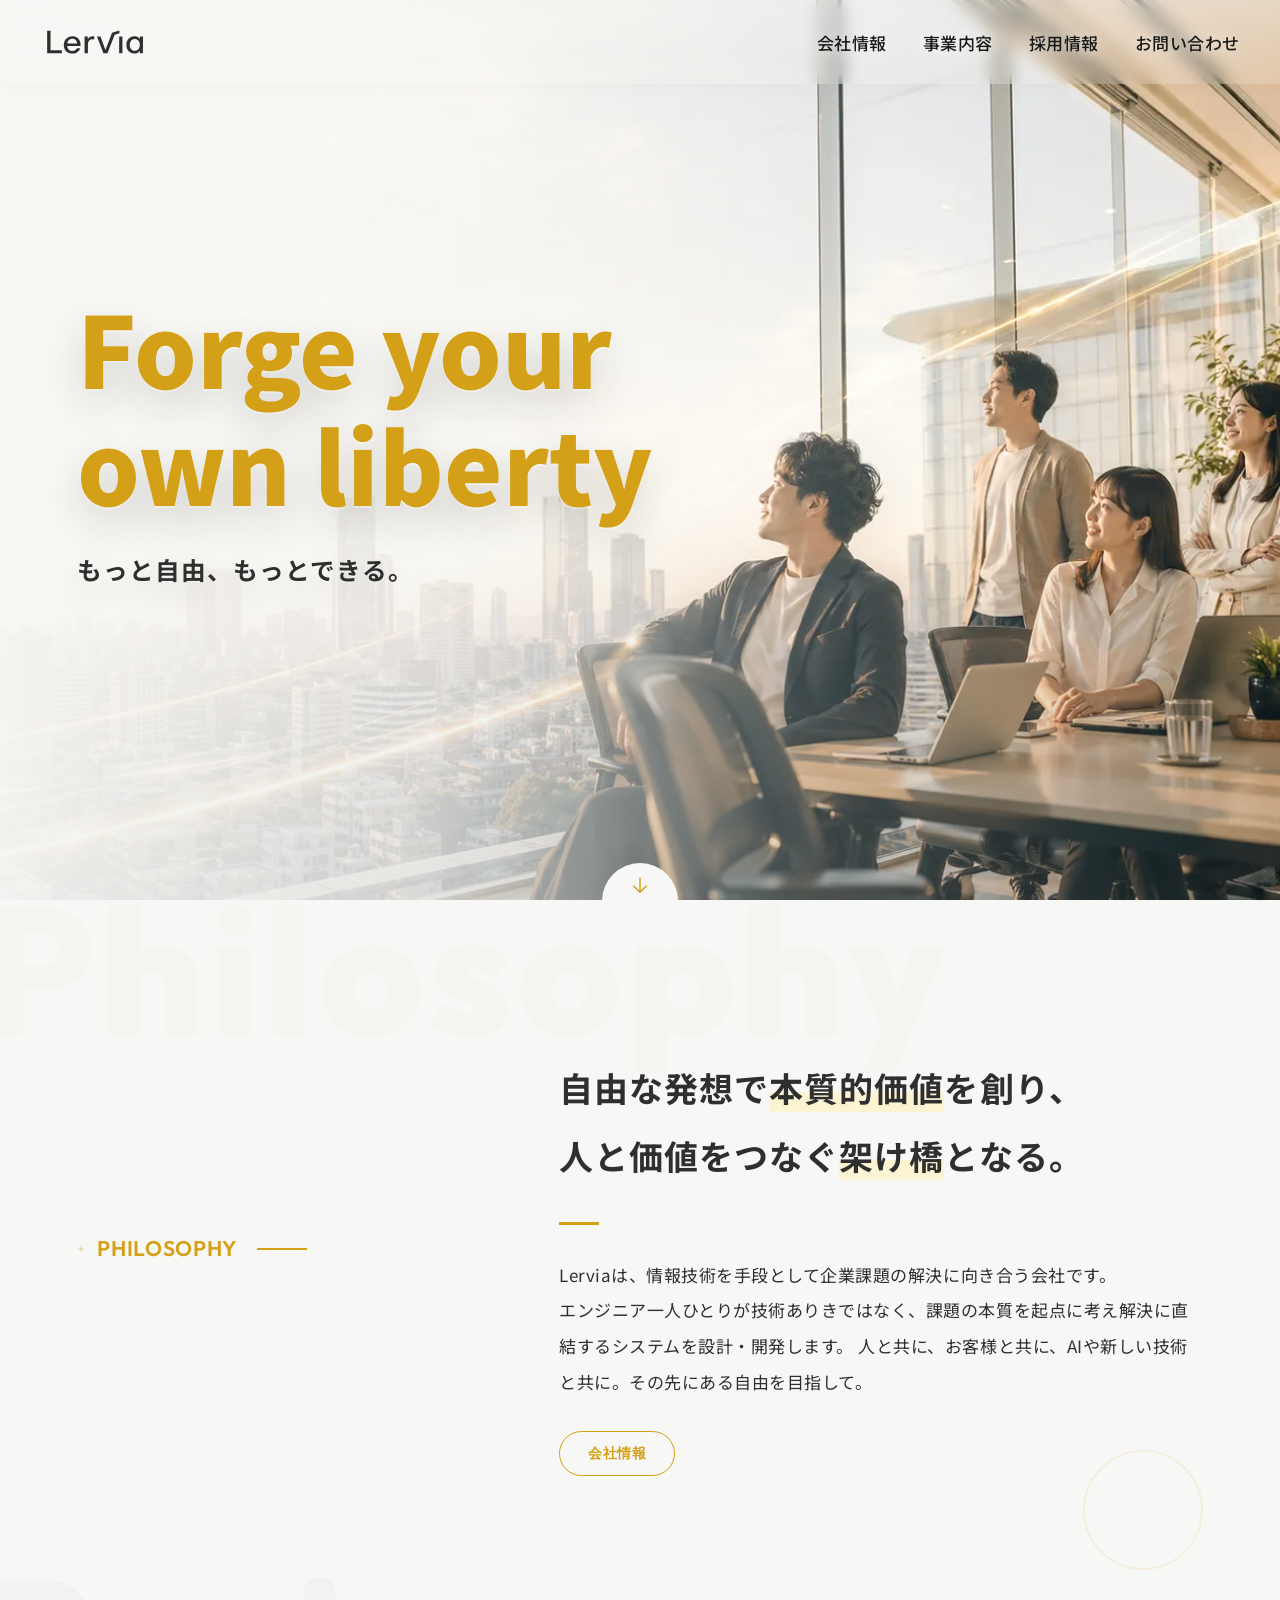
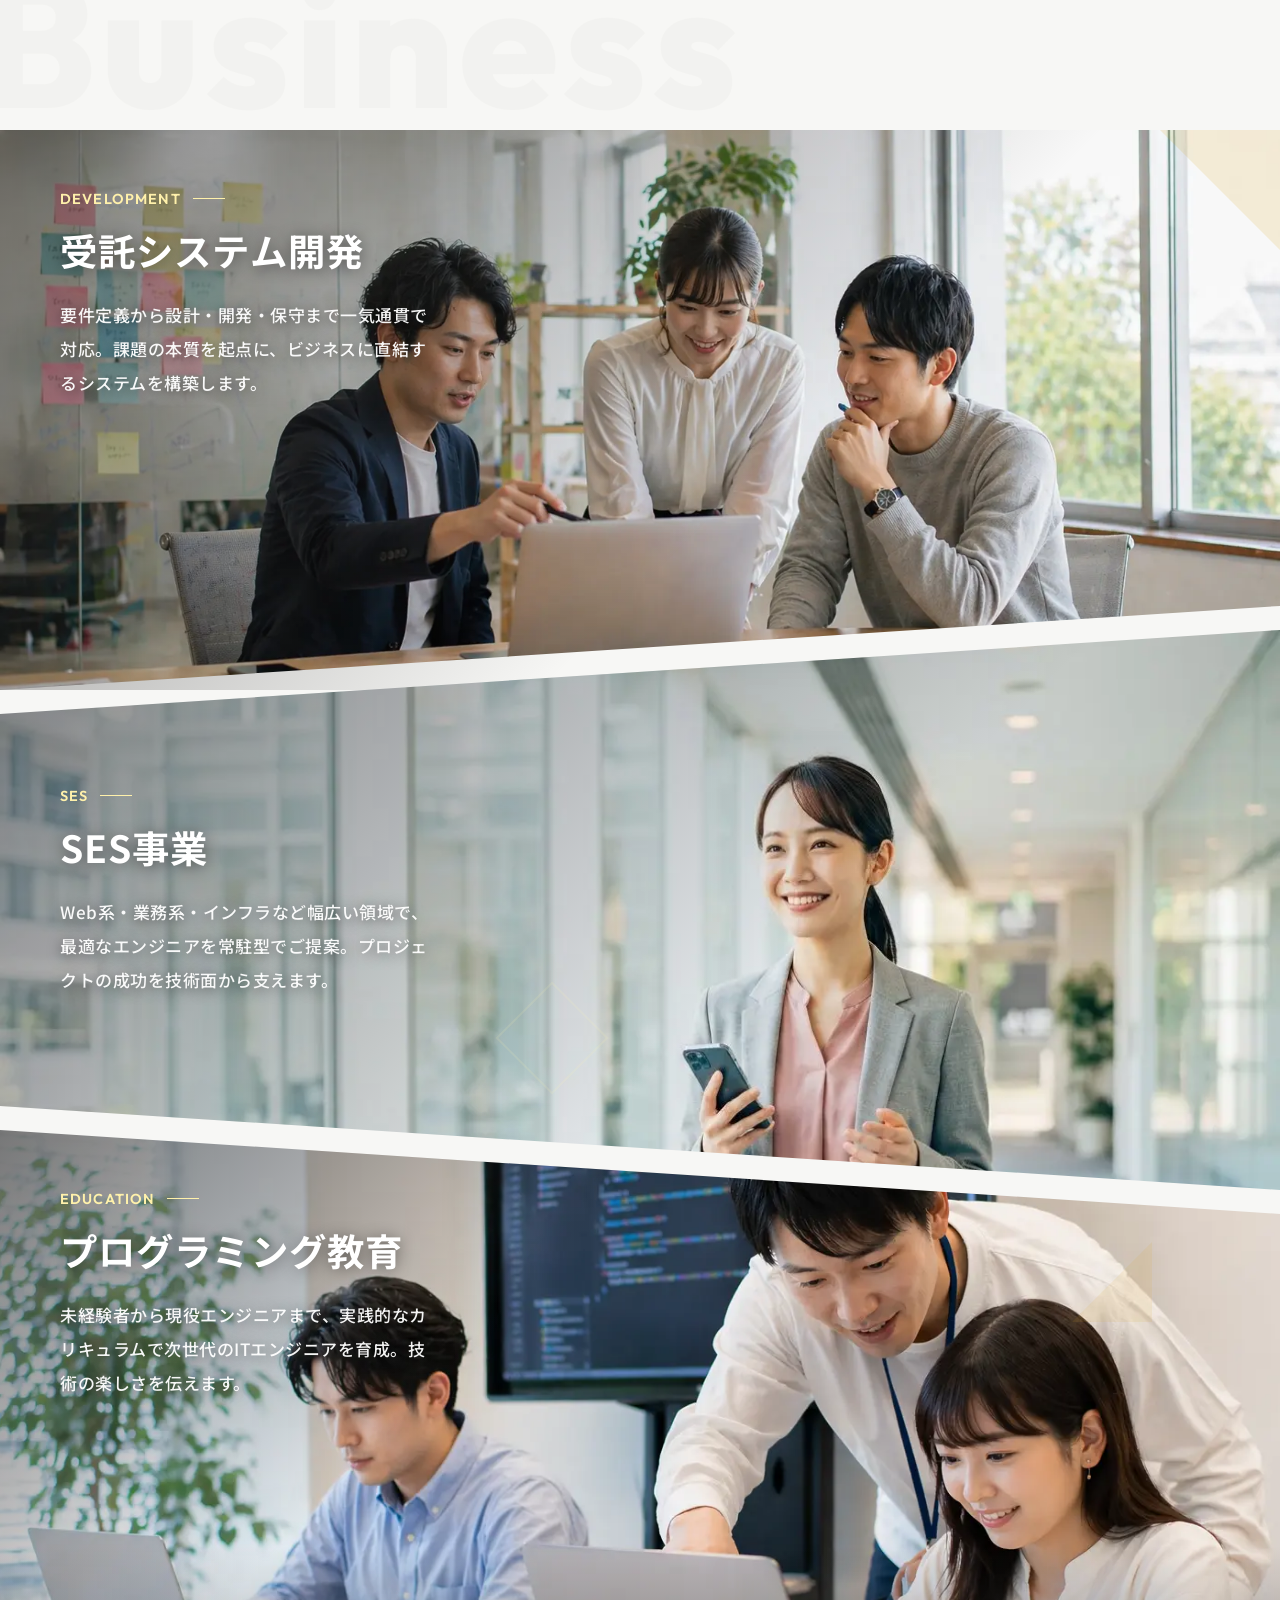
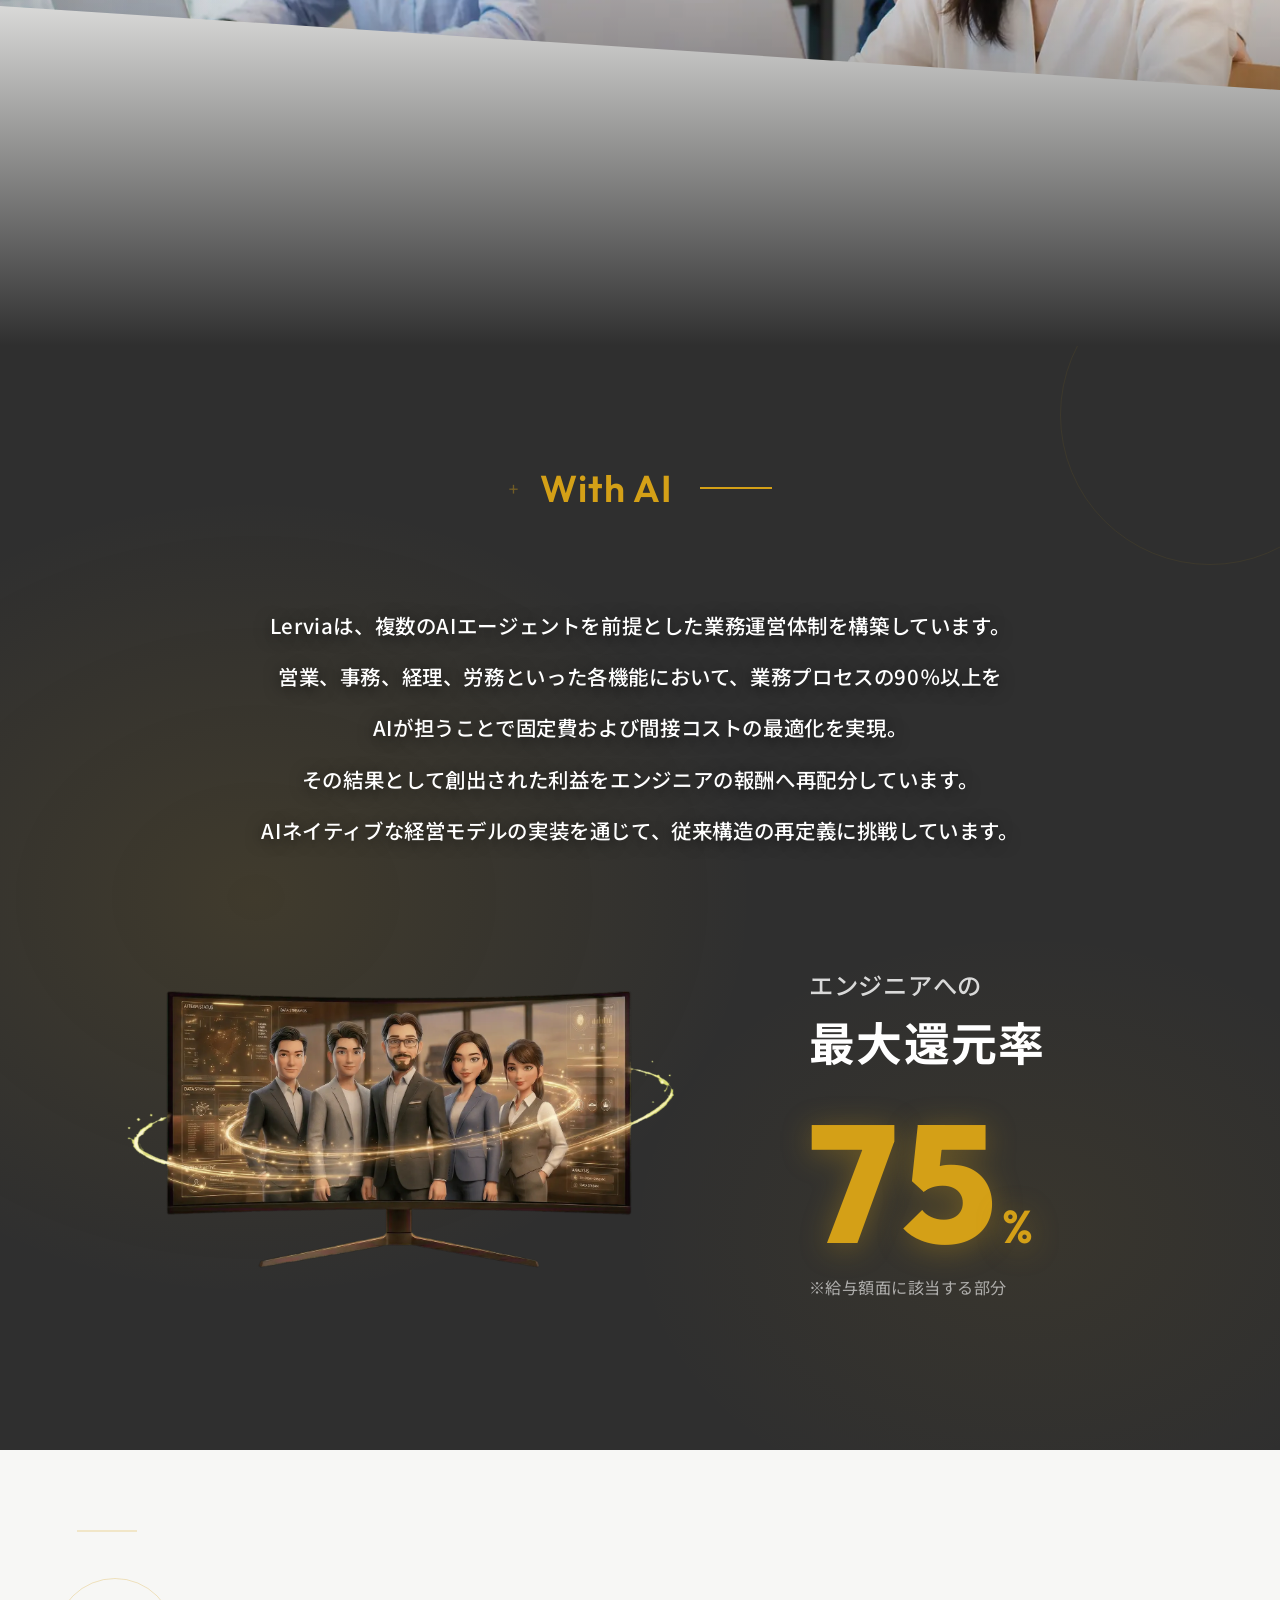
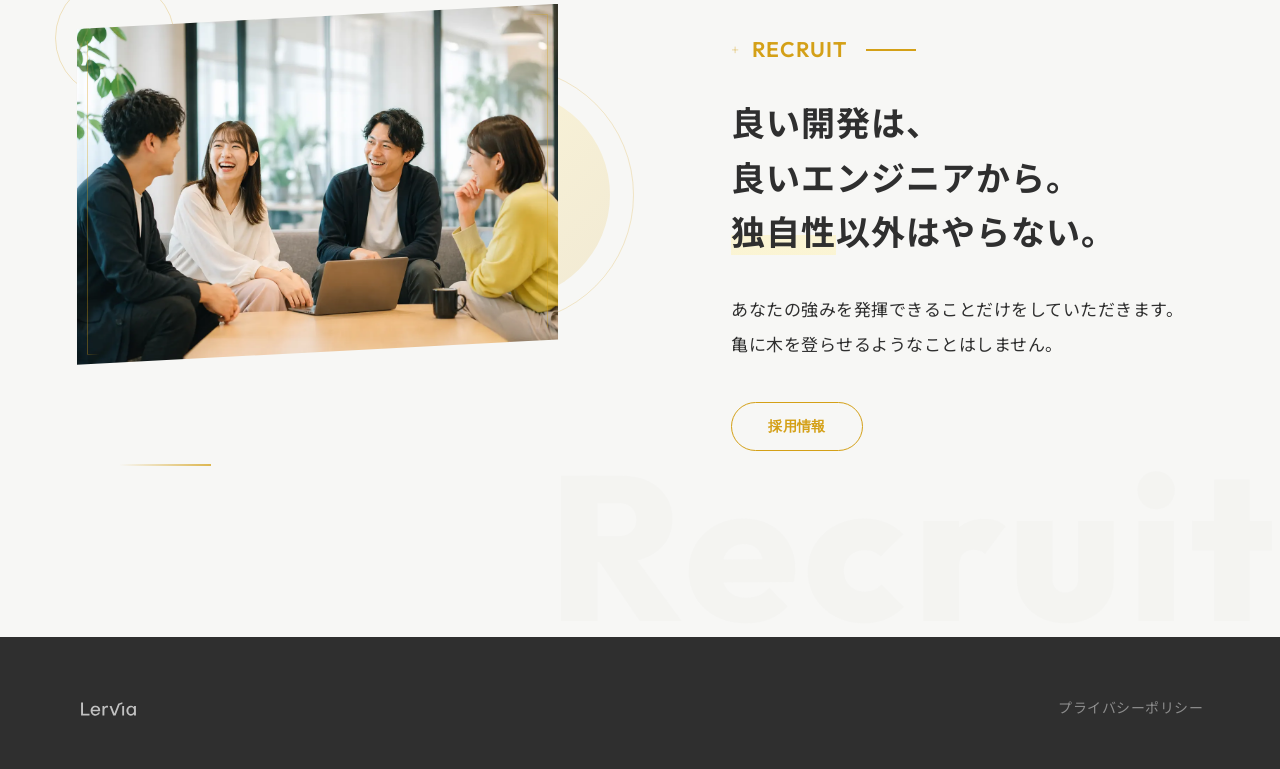
<file: index.html>
<!DOCTYPE html>
<html lang="ja">
<head>
<meta charset="UTF-8">
<meta name="viewport" content="width=device-width, initial-scale=1.0">
<title>株式会社Lervia — テクノロジーで未来を架ける</title>
<meta name="referrer" content="strict-origin-when-cross-origin">
<link rel="preconnect" href="https://fonts.googleapis.com">
<link rel="preconnect" href="https://fonts.gstatic.com" crossorigin>
<link rel="preload" as="image" href="hero-proposal-clean.webp">
<link href="https://fonts.googleapis.com/css2?family=Noto+Sans+JP:wght@300;400;500;700;900&family=Outfit:wght@300;400;500;600;700;800&display=swap" rel="stylesheet">
<link rel="stylesheet" href="styles.css">
</head>
<body class="home-page">

<!-- HEADER -->
<header class="header" id="header">
  <a href="#" class="logo"><svg viewBox="0 0 1050 400" xmlns="http://www.w3.org/2000/svg"><path class="cls-1" d="M951.79,306.82l-2.1-23.01c-17.52,31.29-60.89,32.53-88.67,17.23-10.45-5.75-18.68-14.17-25.03-24.09-9.94-15.51-13.25-32.91-12.98-51.26.7-47.36,33.06-83.05,81.2-80.29,19.44,1.11,36.24,8.99,45.67,26.37l1.78-23.03h30.15s-.02,157.93-.02,157.93l-29.99.16ZM905.82,283.83c16.43-.81,30.36-9.55,37.73-23.85,10.4-20.17,10.27-44.4-.11-64.47-8.38-16.22-24.32-24.39-42.25-23.73s-33.64,10.82-40.85,28.05c-7.58,18.11-7.63,39.1.4,57.13,7.98,17.92,25.06,27.85,45.07,26.87Z"/><path class="cls-1" d="M300.54,285.04c21.34,2.82,42.04-4.83,51.29-25.34l31.49.05c-4.48,13.09-11.45,24.57-21.9,33.42-21.43,18.16-53.98,21.24-80.45,13.41-49.72-14.7-64.87-70.58-46.86-114.69,7.59-18.6,21.83-32.25,40.05-40.08,13.41-5.77,27.15-7.08,41.79-6.26,11.46.64,21.86,3.9,31.98,9.26,29.98,15.89,41.63,50.35,38.31,82.6l-127.43-.02c1.17,25.3,17.37,44.42,41.74,47.64ZM354.02,214.37c-.91-10.03-4.03-18.45-8.83-26.11-12.35-19.19-40.64-22.81-59.31-13.67-15.32,7.5-24.92,22.95-26.23,39.94l94.37-.16Z"/><polygon class="cls-1" points="604.07 306.75 542.32 148.72 576.21 148.77 623.3 275.47 686.02 111.05 756.6 89.38 756.48 117.11 711.08 131.17 642.38 306.71 604.07 306.75"/><polygon class="cls-1" points="208.15 277.7 208.25 306.75 68.21 306.72 68.22 93.71 100.22 93.72 100.2 277.75 208.15 277.7"/><path class="cls-1" d="M456.5,220.2l-.29,86.59-31.75-.13.05-157.86,29.86-.14,1.3,25.32c11.25-25.08,35.87-32.08,61.49-27.06l.09,29.24c-20.26-3.7-42.54-3.17-53.4,17.25-4.13,7.76-7.31,16.95-7.34,26.79Z"/><polygon class="cls-1" points="784.98 306.56 753.89 306.81 753.87 148.73 784.96 148.72 784.98 306.56"/></svg></a>
  <nav class="header-nav">
    <a href="company.html">会社情報</a>
    <a href="services.html">事業内容</a>
    <a href="recruit.html">採用情報</a>
    <a href="contact.html">お問い合わせ</a>
  </nav>
  <button class="hamburger" id="hamburger" onclick="toggleMobileNav()">
    <span></span><span></span><span></span>
  </button>
</header>

<nav class="mobile-nav" id="mobileNav">
  <a href="company.html" onclick="toggleMobileNav()">会社情報</a>
  <a href="services.html" onclick="toggleMobileNav()">事業内容</a>
  <a href="recruit.html" onclick="toggleMobileNav()">採用情報</a>
  <a href="contact.html" onclick="toggleMobileNav()">お問い合わせ</a>
</nav>

<!-- HERO -->
<section class="hero" id="hero">
  <img class="hero-bg" src="hero-proposal-clean.webp" alt="" aria-hidden="true" fetchpriority="high" decoding="async">
  <div class="hero-content">
    <h1><span class="highlight">Forge your<br>own liberty</span></h1>
    <p class="hero-tagline">もっと自由、もっとできる。</p>
  </div>
  <div class="hero-scroll">
    <span class="scroll-circle" aria-hidden="true">
      <svg viewBox="0 0 24 24" width="14" height="14"><path d="M12 4 V20 M5 13 L12 20 L19 13" stroke="currentColor" stroke-width="1.5" fill="none" stroke-linecap="round" stroke-linejoin="round"/></svg>
    </span>
  </div>
</section>

<!-- PHILOSOPHY -->
<section class="philosophy" id="company">
  <div class="philosophy-inner">
    <div class="philosophy-left fade-up">
      <div class="section-num">PHILOSOPHY</div>
    </div>
    <div class="philosophy-right fade-up">
      <p class="philosophy-statement">
        自由な発想で<span class="em">本質的価値</span>を創り、<br>
        人と価値をつなぐ<span class="em">架け橋</span>となる。
      </p>
      <div class="philosophy-divider"></div>
      <p class="section-lead">
        Lerviaは、情報技術を手段として企業課題の解決に向き合う会社です。<br>
        エンジニア一人ひとりが技術ありきではなく、課題の本質を起点に考え解決に直結するシステムを設計・開発します。
        人と共に、お客様と共に、AIや新しい技術と共に。その先にある自由を目指して。
      </p>
      <a href="company.html" class="btn-philosophy fade-up">会社情報</a>
    </div>
  </div>
</section>

<!-- PHOTO GALLERY -->
<section class="photo-gallery" id="business">

  <div class="photo-strip">
    <div class="photo-block fade-up">
      <div class="photo-block-bg" style="background-image:url('development.webp')"></div>
      <div class="photo-block-overlay"></div>
      <div class="photo-block-text">
        <div class="pbt-label">DEVELOPMENT</div>
        <h3>受託システム開発</h3>
        <p class="pbt-copy pbt-copy-pc">要件定義から設計・開発・保守まで一気通貫で対応。課題の本質を起点に、ビジネスに直結するシステムを構築します。</p>
        <p class="pbt-copy pbt-copy-sp">要件定義から保守まで一気通貫で対応。事業課題に直結するシステムを構築します。</p>
      </div>
      <div class="accent-tri"></div>
    </div>
    <div class="photo-block fade-up">
      <div class="photo-block-bg" style="background-image:url('ses.webp')"></div>
      <div class="photo-block-overlay"></div>
      <div class="photo-block-text">
        <div class="pbt-label">SES</div>
        <h3>SES事業</h3>
        <p class="pbt-copy pbt-copy-pc">Web系・業務系・インフラなど幅広い領域で、最適なエンジニアを常駐型でご提案。プロジェクトの成功を技術面から支えます。</p>
        <p class="pbt-copy pbt-copy-sp">幅広い領域に対応し、最適なエンジニアをご提案。技術面からプロジェクトを支えます。</p>
      </div>
      <div class="accent-tri"></div>
    </div>
    <div class="photo-block fade-up">
      <div class="photo-block-bg" style="background-image:url('education.webp')"></div>
      <div class="photo-block-overlay"></div>
      <div class="photo-block-text">
        <div class="pbt-label">EDUCATION</div>
        <h3 class="education-title">
          <span class="title-pc">プログラミング教育</span>
          <span class="title-sp">プログラミング<br>教育</span>
        </h3>
        <p class="pbt-copy pbt-copy-pc">未経験者から現役エンジニアまで、実践的なカリキュラムで次世代のITエンジニアを育成。技術の楽しさを伝えます。</p>
        <p class="pbt-copy pbt-copy-sp">実践的なカリキュラムで、次世代のITエンジニアを育成します。</p>
      </div>
      <div class="accent-tri"></div>
    </div>
  </div>
</section>
<!-- FEATURES -->
<section class="numbers">
  <div class="numbers-inner">
    <div class="numbers-header fade-up">
      <div class="section-num" style="justify-content:center">With AI</div>
    </div>
    <p class="numbers-lead fade-up">
      Lerviaは、複数のAIエージェントを前提とした業務運営体制を構築しています。<br>
      営業、事務、経理、労務といった各機能において、業務プロセスの90％以上を<br>
      AIが担うことで固定費および間接コストの最適化を実現。<br>
      その結果として創出された利益をエンジニアの報酬へ再配分しています。<br>
      AIネイティブな経営モデルの実装を通じて、従来構造の再定義に挑戦しています。
    </p>
    <img class="numbers-bg" src="pc_agents.webp" width="1800" height="1005" alt="" aria-hidden="true" loading="lazy" decoding="async">
    <div class="numbers-grid fade-up">
      <div class="number-item">
        <div class="stat-overline">エンジニアへの<br><span class="stat-overline-em">最大還元率</span></div>
        <div class="number-val">75<span class="number-unit">%</span></div>
        <div class="number-label">※給与額面に該当する部分</div>
      </div>
    </div>
  </div>
</section>

<!-- RECRUIT -->
<section class="recruit" id="recruit">
  <div class="recruit-inner">
    <div class="recruit-visual fade-up">
      <div class="recruit-img-main" style="background-image:url('recruit.webp')"></div>
      <div class="recruit-accent"></div>
    </div>
    <div class="fade-up fade-up-delay-1">
      <div class="section-num">RECRUIT</div>
      <p class="philosophy-statement" style="line-height:1.6; word-break: keep-all;">
        良い開発は、良いエンジニアから。<br>
        <span class="em">独自性</span>以外はやらない。
      </p>
      <p class="section-lead" style="margin-top:32px">
        あなたの強みを発揮できることだけをしていただきます。<br>亀に木を登らせるようなことはしません。
      </p>
      <a href="#" class="btn-more">採用情報</a>
    </div>
  </div>
</section>
<!-- FOOTER -->
<footer class="footer">
  <div class="footer-inner">
    <div>
      <div class="footer-logo"><svg viewBox="0 0 1050 400" xmlns="http://www.w3.org/2000/svg" style="height:24px;width:auto"><path style="fill:rgba(255,255,255,0.7)" d="M951.79,306.82l-2.1-23.01c-17.52,31.29-60.89,32.53-88.67,17.23-10.45-5.75-18.68-14.17-25.03-24.09-9.94-15.51-13.25-32.91-12.98-51.26.7-47.36,33.06-83.05,81.2-80.29,19.44,1.11,36.24,8.99,45.67,26.37l1.78-23.03h30.15s-.02,157.93-.02,157.93l-29.99.16ZM905.82,283.83c16.43-.81,30.36-9.55,37.73-23.85,10.4-20.17,10.27-44.4-.11-64.47-8.38-16.22-24.32-24.39-42.25-23.73s-33.64,10.82-40.85,28.05c-7.58,18.11-7.63,39.1.4,57.13,7.98,17.92,25.06,27.85,45.07,26.87Z"/><path style="fill:rgba(255,255,255,0.7)" d="M300.54,285.04c21.34,2.82,42.04-4.83,51.29-25.34l31.49.05c-4.48,13.09-11.45,24.57-21.9,33.42-21.43,18.16-53.98,21.24-80.45,13.41-49.72-14.7-64.87-70.58-46.86-114.69,7.59-18.6,21.83-32.25,40.05-40.08,13.41-5.77,27.15-7.08,41.79-6.26,11.46.64,21.86,3.9,31.98,9.26,29.98,15.89,41.63,50.35,38.31,82.6l-127.43-.02c1.17,25.3,17.37,44.42,41.74,47.64ZM354.02,214.37c-.91-10.03-4.03-18.45-8.83-26.11-12.35-19.19-40.64-22.81-59.31-13.67-15.32,7.5-24.92,22.95-26.23,39.94l94.37-.16Z"/><polygon style="fill:rgba(255,255,255,0.7)" points="604.07 306.75 542.32 148.72 576.21 148.77 623.3 275.47 686.02 111.05 756.6 89.38 756.48 117.11 711.08 131.17 642.38 306.71 604.07 306.75"/><polygon style="fill:rgba(255,255,255,0.7)" points="208.15 277.7 208.25 306.75 68.21 306.72 68.22 93.71 100.22 93.72 100.2 277.75 208.15 277.7"/><path style="fill:rgba(255,255,255,0.7)" d="M456.5,220.2l-.29,86.59-31.75-.13.05-157.86,29.86-.14,1.3,25.32c11.25-25.08,35.87-32.08,61.49-27.06l.09,29.24c-20.26-3.7-42.54-3.17-53.4,17.25-4.13,7.76-7.31,16.95-7.34,26.79Z"/><polygon style="fill:rgba(255,255,255,0.7)" points="784.98 306.56 753.89 306.81 753.87 148.73 784.96 148.72 784.98 306.56"/></svg></div>
    </div>
    <div class="footer-links">
      <a href="privacy.html">プライバシーポリシー</a>
    </div>
  </div>
  </div>
</footer>

<script>
// Header scroll effect
const header = document.getElementById('header');
let lastScrollY = window.scrollY;
window.addEventListener('scroll', () => {
  const y = window.scrollY;
  header.classList.toggle('scrolled', y > 60);
  if (y > lastScrollY && y > 120) {
    header.classList.add('hidden');
  } else {
    header.classList.remove('hidden');
  }
  lastScrollY = y;
});

// Mobile nav toggle
function toggleMobileNav() {
  document.getElementById('hamburger').classList.toggle('active');
  document.getElementById('mobileNav').classList.toggle('active');
  document.body.style.overflow = document.getElementById('mobileNav').classList.contains('active') ? 'hidden' : '';
}

// Intersection Observer for fade-up
const observer = new IntersectionObserver((entries) => {
  entries.forEach(entry => {
    if (entry.isIntersecting) {
      entry.target.classList.add('visible');
    }
  });
}, { threshold: 0.15 });

document.querySelectorAll('.fade-up').forEach(el => observer.observe(el));
</script>

</body>
</html>
</file>
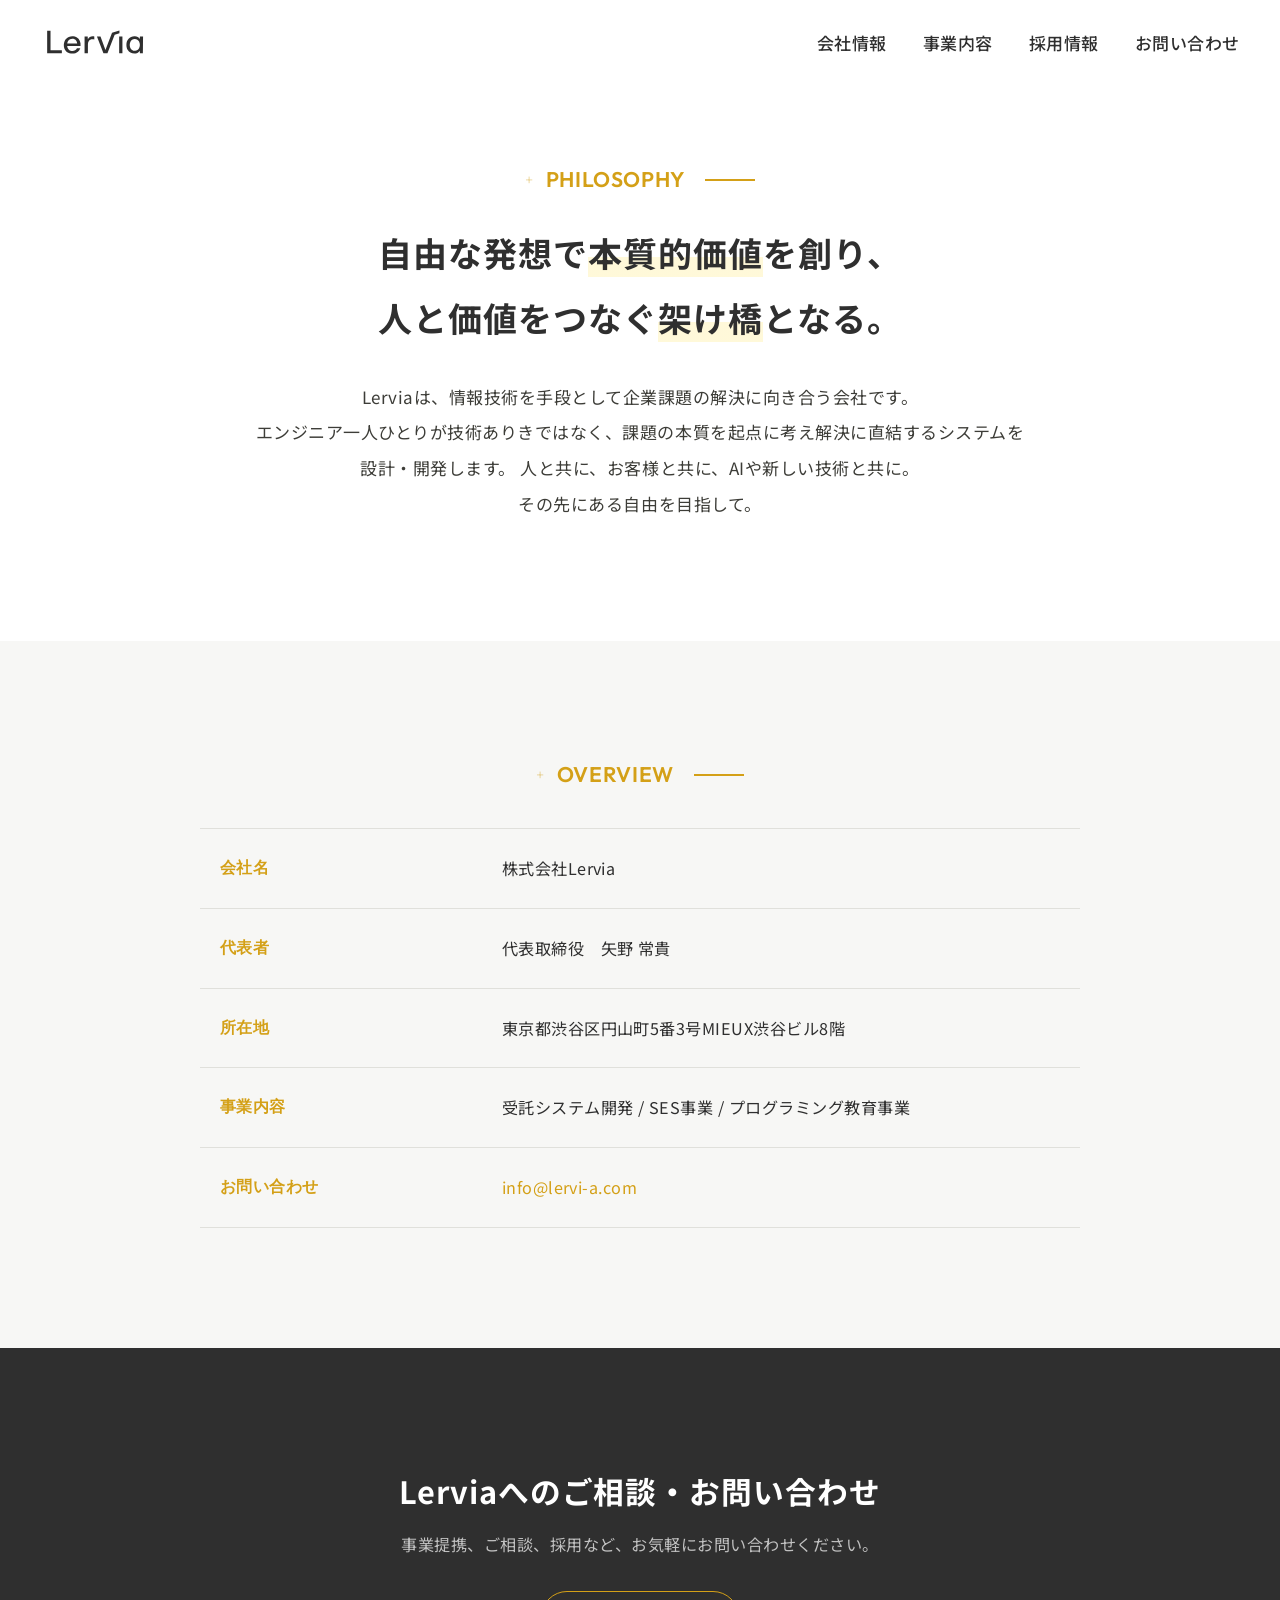
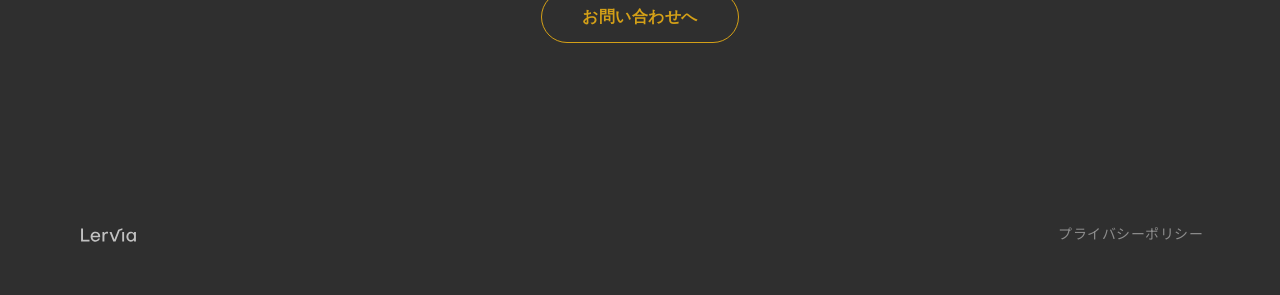
<file: company.html>
<!DOCTYPE html>
<html lang="ja">
<head>
<meta charset="UTF-8">
<meta name="viewport" content="width=device-width, initial-scale=1.0">
<title>会社情報 — 株式会社Lervia</title>
<meta name="referrer" content="strict-origin-when-cross-origin">
<link rel="preconnect" href="https://fonts.googleapis.com">
<link rel="preconnect" href="https://fonts.gstatic.com" crossorigin>
<link href="https://fonts.googleapis.com/css2?family=Noto+Sans+JP:wght@300;400;500;700;900&family=Outfit:wght@300;400;500;600;700;800&display=swap" rel="stylesheet">
<link rel="stylesheet" href="styles.css">
</head>
<body class="company-page">

<!-- HEADER -->
<header class="header" id="header">
  <a href="index.html" class="logo"><svg viewBox="0 0 1050 400" xmlns="http://www.w3.org/2000/svg"><path class="cls-1" d="M951.79,306.82l-2.1-23.01c-17.52,31.29-60.89,32.53-88.67,17.23-10.45-5.75-18.68-14.17-25.03-24.09-9.94-15.51-13.25-32.91-12.98-51.26.7-47.36,33.06-83.05,81.2-80.29,19.44,1.11,36.24,8.99,45.67,26.37l1.78-23.03h30.15s-.02,157.93-.02,157.93l-29.99.16ZM905.82,283.83c16.43-.81,30.36-9.55,37.73-23.85,10.4-20.17,10.27-44.4-.11-64.47-8.38-16.22-24.32-24.39-42.25-23.73s-33.64,10.82-40.85,28.05c-7.58,18.11-7.63,39.1.4,57.13,7.98,17.92,25.06,27.85,45.07,26.87Z"/><path class="cls-1" d="M300.54,285.04c21.34,2.82,42.04-4.83,51.29-25.34l31.49.05c-4.48,13.09-11.45,24.57-21.9,33.42-21.43,18.16-53.98,21.24-80.45,13.41-49.72-14.7-64.87-70.58-46.86-114.69,7.59-18.6,21.83-32.25,40.05-40.08,13.41-5.77,27.15-7.08,41.79-6.26,11.46.64,21.86,3.9,31.98,9.26,29.98,15.89,41.63,50.35,38.31,82.6l-127.43-.02c1.17,25.3,17.37,44.42,41.74,47.64ZM354.02,214.37c-.91-10.03-4.03-18.45-8.83-26.11-12.35-19.19-40.64-22.81-59.31-13.67-15.32,7.5-24.92,22.95-26.23,39.94l94.37-.16Z"/><polygon class="cls-1" points="604.07 306.75 542.32 148.72 576.21 148.77 623.3 275.47 686.02 111.05 756.6 89.38 756.48 117.11 711.08 131.17 642.38 306.71 604.07 306.75"/><polygon class="cls-1" points="208.15 277.7 208.25 306.75 68.21 306.72 68.22 93.71 100.22 93.72 100.2 277.75 208.15 277.7"/><path class="cls-1" d="M456.5,220.2l-.29,86.59-31.75-.13.05-157.86,29.86-.14,1.3,25.32c11.25-25.08,35.87-32.08,61.49-27.06l.09,29.24c-20.26-3.7-42.54-3.17-53.4,17.25-4.13,7.76-7.31,16.95-7.34,26.79Z"/><polygon class="cls-1" points="784.98 306.56 753.89 306.81 753.87 148.73 784.96 148.72 784.98 306.56"/></svg></a>
  <nav class="header-nav">
    <a href="company.html">会社情報</a>
    <a href="services.html">事業内容</a>
    <a href="recruit.html">採用情報</a>
    <a href="contact.html">お問い合わせ</a>
  </nav>
  <button class="hamburger" id="hamburger" onclick="toggleMobileNav()">
    <span></span><span></span><span></span>
  </button>
</header>

<nav class="mobile-nav" id="mobileNav">
  <a href="company.html" onclick="toggleMobileNav()">会社情報</a>
  <a href="services.html" onclick="toggleMobileNav()">事業内容</a>
  <a href="recruit.html" onclick="toggleMobileNav()">採用情報</a>
  <a href="contact.html" onclick="toggleMobileNav()">お問い合わせ</a>
</nav>

<!-- PHILOSOPHY -->
<section class="statement-block" data-bg="Philosophy">
  <div class="statement-inner">
    <div class="section-num" style="margin-bottom:28px">PHILOSOPHY</div>
    <p class="big">
      自由な発想で<span class="em">本質的価値</span>を創り、<br>
      人と価値をつなぐ<span class="em">架け橋</span>となる。
    </p>
    <p class="sub">
      Lerviaは、情報技術を手段として企業課題の解決に向き合う会社です。<br>
      エンジニア一人ひとりが技術ありきではなく、課題の本質を起点に考え解決に直結するシステムを設計・開発します。
      人と共に、お客様と共に、AIや新しい技術と共に。<br>
      その先にある自由を目指して。
    </p>
  </div>
</section>

<!-- 会社概要 -->
<section class="subpage-section" style="background: var(--main-bg)">
  <div class="subpage-section-inner">
    <div class="subpage-section-head fade-up">
      <div class="section-num">OVERVIEW</div>
    </div>
    <table class="info-table fade-up">
      <tbody>
        <tr><th>会社名</th><td>株式会社Lervia</td></tr>
        <tr><th>代表者</th><td>代表取締役　矢野 常貴</td></tr>
        <tr><th>所在地</th><td>東京都渋谷区円山町5番3号MIEUX渋谷ビル8階</td></tr>
        <tr><th>事業内容</th><td>受託システム開発 / SES事業 / プログラミング教育事業</td></tr>
        <tr><th>お問い合わせ</th><td><a href="mailto:info@lervi-a.com" style="color:var(--accent)">info@lervi-a.com</a></td></tr>
      </tbody>
    </table>
  </div>
</section>

<!-- CTA -->
<section class="cta-block">
  <h3>Lerviaへのご相談・お問い合わせ</h3>
  <p>事業提携、ご相談、採用など、お気軽にお問い合わせください。</p>
  <a href="contact.html" class="btn-cta">お問い合わせへ</a>
</section>

<!-- FOOTER -->
<footer class="footer">
  <div class="footer-inner">
    <div>
      <div class="footer-logo"><svg viewBox="0 0 1050 400" xmlns="http://www.w3.org/2000/svg" style="height:24px;width:auto"><path style="fill:rgba(255,255,255,0.7)" d="M951.79,306.82l-2.1-23.01c-17.52,31.29-60.89,32.53-88.67,17.23-10.45-5.75-18.68-14.17-25.03-24.09-9.94-15.51-13.25-32.91-12.98-51.26.7-47.36,33.06-83.05,81.2-80.29,19.44,1.11,36.24,8.99,45.67,26.37l1.78-23.03h30.15s-.02,157.93-.02,157.93l-29.99.16ZM905.82,283.83c16.43-.81,30.36-9.55,37.73-23.85,10.4-20.17,10.27-44.4-.11-64.47-8.38-16.22-24.32-24.39-42.25-23.73s-33.64,10.82-40.85,28.05c-7.58,18.11-7.63,39.1.4,57.13,7.98,17.92,25.06,27.85,45.07,26.87Z"/><path style="fill:rgba(255,255,255,0.7)" d="M300.54,285.04c21.34,2.82,42.04-4.83,51.29-25.34l31.49.05c-4.48,13.09-11.45,24.57-21.9,33.42-21.43,18.16-53.98,21.24-80.45,13.41-49.72-14.7-64.87-70.58-46.86-114.69,7.59-18.6,21.83-32.25,40.05-40.08,13.41-5.77,27.15-7.08,41.79-6.26,11.46.64,21.86,3.9,31.98,9.26,29.98,15.89,41.63,50.35,38.31,82.6l-127.43-.02c1.17,25.3,17.37,44.42,41.74,47.64ZM354.02,214.37c-.91-10.03-4.03-18.45-8.83-26.11-12.35-19.19-40.64-22.81-59.31-13.67-15.32,7.5-24.92,22.95-26.23,39.94l94.37-.16Z"/><polygon style="fill:rgba(255,255,255,0.7)" points="604.07 306.75 542.32 148.72 576.21 148.77 623.3 275.47 686.02 111.05 756.6 89.38 756.48 117.11 711.08 131.17 642.38 306.71 604.07 306.75"/><polygon style="fill:rgba(255,255,255,0.7)" points="208.15 277.7 208.25 306.75 68.21 306.72 68.22 93.71 100.22 93.72 100.2 277.75 208.15 277.7"/><path style="fill:rgba(255,255,255,0.7)" d="M456.5,220.2l-.29,86.59-31.75-.13.05-157.86,29.86-.14,1.3,25.32c11.25-25.08,35.87-32.08,61.49-27.06l.09,29.24c-20.26-3.7-42.54-3.17-53.4,17.25-4.13,7.76-7.31,16.95-7.34,26.79Z"/><polygon style="fill:rgba(255,255,255,0.7)" points="784.98 306.56 753.89 306.81 753.87 148.73 784.96 148.72 784.98 306.56"/></svg></div>
    </div>
    <div class="footer-links">
      <a href="privacy.html">プライバシーポリシー</a>
    </div>
  </div>
</footer>

<script>
const header = document.getElementById('header');
let lastScrollY = window.scrollY;
window.addEventListener('scroll', () => {
  const y = window.scrollY;
  header.classList.toggle('scrolled', y > 60);
  if (y > lastScrollY && y > 120) { header.classList.add('hidden'); }
  else { header.classList.remove('hidden'); }
  lastScrollY = y;
});
function toggleMobileNav() {
  document.getElementById('hamburger').classList.toggle('active');
  document.getElementById('mobileNav').classList.toggle('active');
  document.body.style.overflow = document.getElementById('mobileNav').classList.contains('active') ? 'hidden' : '';
}
const observer = new IntersectionObserver((entries) => {
  entries.forEach(entry => { if (entry.isIntersecting) entry.target.classList.add('visible'); });
}, { threshold: 0.15 });
document.querySelectorAll('.fade-up').forEach(el => observer.observe(el));
</script>

</body>
</html>
</file>
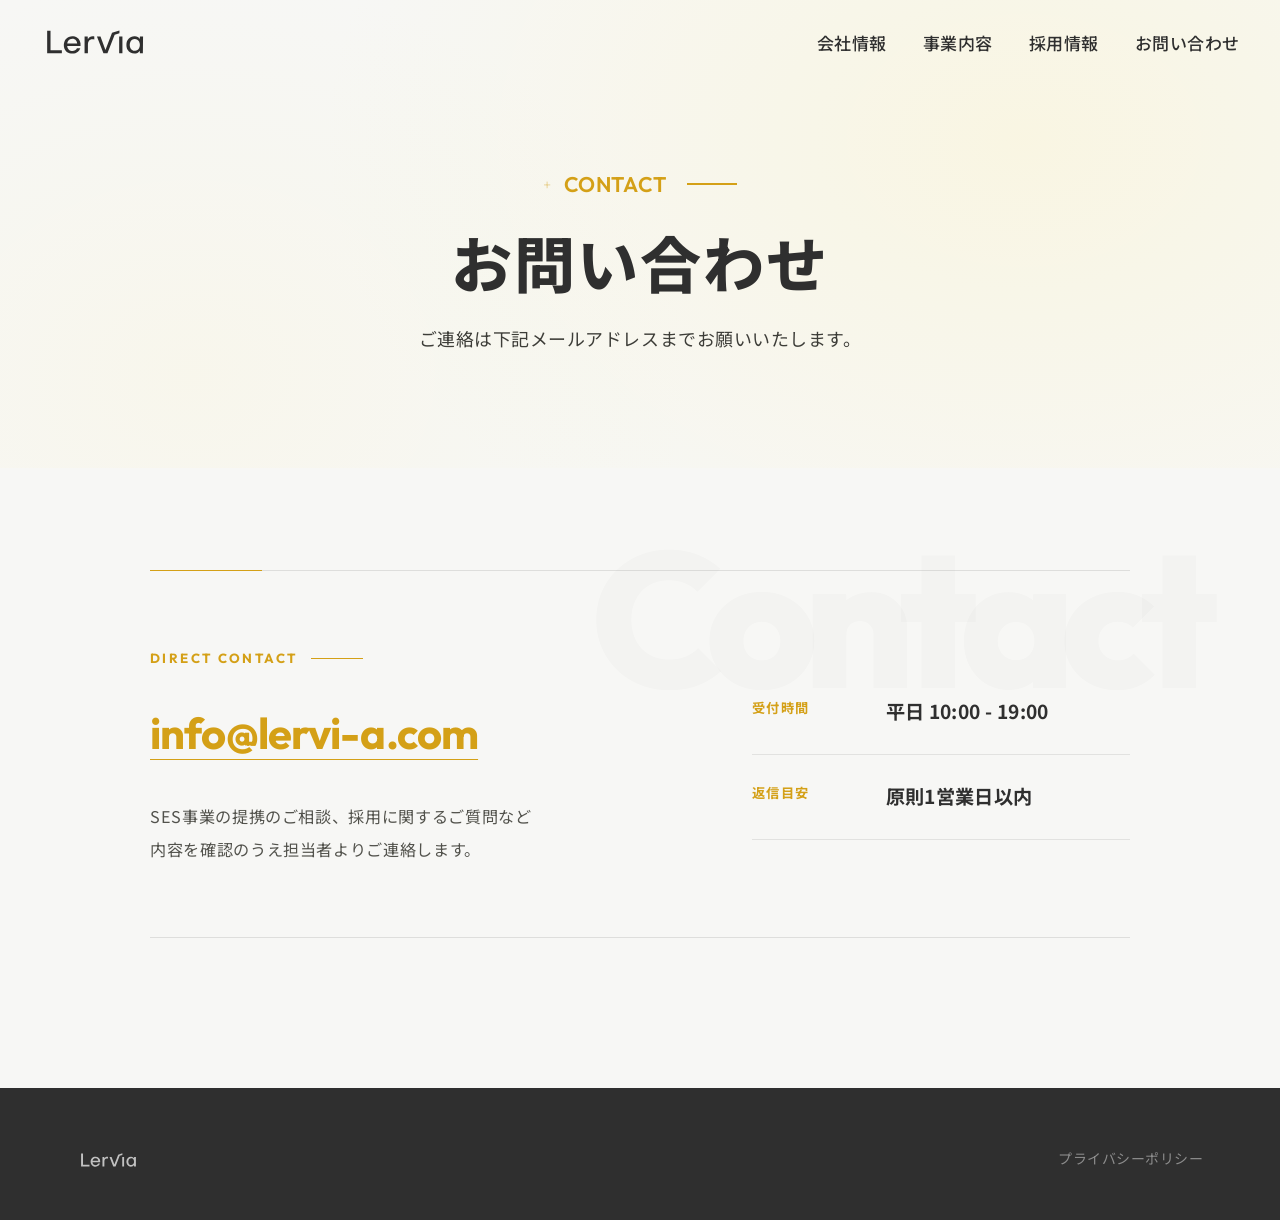
<file: contact.html>
<!DOCTYPE html>
<html lang="ja">
<head>
<meta charset="UTF-8">
<meta name="viewport" content="width=device-width, initial-scale=1.0">
<title>お問い合わせ — 株式会社Lervia</title>
<meta name="referrer" content="strict-origin-when-cross-origin">
<link rel="preconnect" href="https://fonts.googleapis.com">
<link rel="preconnect" href="https://fonts.gstatic.com" crossorigin>
<link href="https://fonts.googleapis.com/css2?family=Noto+Sans+JP:wght@300;400;500;700;900&family=Outfit:wght@300;400;500;600;700;800&display=swap" rel="stylesheet">
<link rel="stylesheet" href="styles.css">
</head>
<body>

<!-- HEADER -->
<header class="header" id="header">
  <a href="index.html" class="logo"><svg viewBox="0 0 1050 400" xmlns="http://www.w3.org/2000/svg"><path class="cls-1" d="M951.79,306.82l-2.1-23.01c-17.52,31.29-60.89,32.53-88.67,17.23-10.45-5.75-18.68-14.17-25.03-24.09-9.94-15.51-13.25-32.91-12.98-51.26.7-47.36,33.06-83.05,81.2-80.29,19.44,1.11,36.24,8.99,45.67,26.37l1.78-23.03h30.15s-.02,157.93-.02,157.93l-29.99.16ZM905.82,283.83c16.43-.81,30.36-9.55,37.73-23.85,10.4-20.17,10.27-44.4-.11-64.47-8.38-16.22-24.32-24.39-42.25-23.73s-33.64,10.82-40.85,28.05c-7.58,18.11-7.63,39.1.4,57.13,7.98,17.92,25.06,27.85,45.07,26.87Z"/><path class="cls-1" d="M300.54,285.04c21.34,2.82,42.04-4.83,51.29-25.34l31.49.05c-4.48,13.09-11.45,24.57-21.9,33.42-21.43,18.16-53.98,21.24-80.45,13.41-49.72-14.7-64.87-70.58-46.86-114.69,7.59-18.6,21.83-32.25,40.05-40.08,13.41-5.77,27.15-7.08,41.79-6.26,11.46.64,21.86,3.9,31.98,9.26,29.98,15.89,41.63,50.35,38.31,82.6l-127.43-.02c1.17,25.3,17.37,44.42,41.74,47.64ZM354.02,214.37c-.91-10.03-4.03-18.45-8.83-26.11-12.35-19.19-40.64-22.81-59.31-13.67-15.32,7.5-24.92,22.95-26.23,39.94l94.37-.16Z"/><polygon class="cls-1" points="604.07 306.75 542.32 148.72 576.21 148.77 623.3 275.47 686.02 111.05 756.6 89.38 756.48 117.11 711.08 131.17 642.38 306.71 604.07 306.75"/><polygon class="cls-1" points="208.15 277.7 208.25 306.75 68.21 306.72 68.22 93.71 100.22 93.72 100.2 277.75 208.15 277.7"/><path class="cls-1" d="M456.5,220.2l-.29,86.59-31.75-.13.05-157.86,29.86-.14,1.3,25.32c11.25-25.08,35.87-32.08,61.49-27.06l.09,29.24c-20.26-3.7-42.54-3.17-53.4,17.25-4.13,7.76-7.31,16.95-7.34,26.79Z"/><polygon class="cls-1" points="784.98 306.56 753.89 306.81 753.87 148.73 784.96 148.72 784.98 306.56"/></svg></a>
  <nav class="header-nav">
    <a href="company.html">会社情報</a>
    <a href="services.html">事業内容</a>
    <a href="recruit.html">採用情報</a>
    <a href="contact.html">お問い合わせ</a>
  </nav>
  <button class="hamburger" id="hamburger" onclick="toggleMobileNav()">
    <span></span><span></span><span></span>
  </button>
</header>

<nav class="mobile-nav" id="mobileNav">
  <a href="company.html" onclick="toggleMobileNav()">会社情報</a>
  <a href="services.html" onclick="toggleMobileNav()">事業内容</a>
  <a href="recruit.html" onclick="toggleMobileNav()">採用情報</a>
  <a href="contact.html" onclick="toggleMobileNav()">お問い合わせ</a>
</nav>

<!-- SUBPAGE HERO -->
<section class="subpage-hero contact-hero">
  <div class="subpage-hero-inner">
    <div class="section-num">CONTACT</div>
    <h1>お問い合わせ</h1>
    <p class="lead">ご連絡は下記メールアドレスまで<br class="sp-only">お願いいたします。</p>
  </div>
</section>

<!-- CONTACT INFO -->
<section class="subpage-section contact-section" style="background: var(--main-bg)">
  <div class="subpage-section-inner">
    <div class="contact-panel fade-up">
      <div class="contact-panel-main">
        <span class="contact-kicker">DIRECT CONTACT</span>
        <a class="contact-mail" href="mailto:info@lervi-a.com">info@lervi-a.com</a>
        <p>SES事業の提携のご相談、採用に関するご質問など<br>内容を確認のうえ担当者よりご連絡します。</p>
      </div>
      <div class="contact-panel-side" aria-label="受付時間">
        <div class="contact-meta">
          <span>受付時間</span>
          <strong>平日 10:00 - 19:00</strong>
        </div>
        <div class="contact-meta">
          <span>返信目安</span>
          <strong>原則1営業日以内</strong>
        </div>
      </div>
    </div>
  </div>
</section>

<!-- FOOTER -->
<footer class="footer">
  <div class="footer-inner">
    <div>
      <div class="footer-logo"><svg viewBox="0 0 1050 400" xmlns="http://www.w3.org/2000/svg" style="height:24px;width:auto"><path style="fill:rgba(255,255,255,0.7)" d="M951.79,306.82l-2.1-23.01c-17.52,31.29-60.89,32.53-88.67,17.23-10.45-5.75-18.68-14.17-25.03-24.09-9.94-15.51-13.25-32.91-12.98-51.26.7-47.36,33.06-83.05,81.2-80.29,19.44,1.11,36.24,8.99,45.67,26.37l1.78-23.03h30.15s-.02,157.93-.02,157.93l-29.99.16ZM905.82,283.83c16.43-.81,30.36-9.55,37.73-23.85,10.4-20.17,10.27-44.4-.11-64.47-8.38-16.22-24.32-24.39-42.25-23.73s-33.64,10.82-40.85,28.05c-7.58,18.11-7.63,39.1.4,57.13,7.98,17.92,25.06,27.85,45.07,26.87Z"/><path style="fill:rgba(255,255,255,0.7)" d="M300.54,285.04c21.34,2.82,42.04-4.83,51.29-25.34l31.49.05c-4.48,13.09-11.45,24.57-21.9,33.42-21.43,18.16-53.98,21.24-80.45,13.41-49.72-14.7-64.87-70.58-46.86-114.69,7.59-18.6,21.83-32.25,40.05-40.08,13.41-5.77,27.15-7.08,41.79-6.26,11.46.64,21.86,3.9,31.98,9.26,29.98,15.89,41.63,50.35,38.31,82.6l-127.43-.02c1.17,25.3,17.37,44.42,41.74,47.64ZM354.02,214.37c-.91-10.03-4.03-18.45-8.83-26.11-12.35-19.19-40.64-22.81-59.31-13.67-15.32,7.5-24.92,22.95-26.23,39.94l94.37-.16Z"/><polygon style="fill:rgba(255,255,255,0.7)" points="604.07 306.75 542.32 148.72 576.21 148.77 623.3 275.47 686.02 111.05 756.6 89.38 756.48 117.11 711.08 131.17 642.38 306.71 604.07 306.75"/><polygon style="fill:rgba(255,255,255,0.7)" points="208.15 277.7 208.25 306.75 68.21 306.72 68.22 93.71 100.22 93.72 100.2 277.75 208.15 277.7"/><path style="fill:rgba(255,255,255,0.7)" d="M456.5,220.2l-.29,86.59-31.75-.13.05-157.86,29.86-.14,1.3,25.32c11.25-25.08,35.87-32.08,61.49-27.06l.09,29.24c-20.26-3.7-42.54-3.17-53.4,17.25-4.13,7.76-7.31,16.95-7.34,26.79Z"/><polygon style="fill:rgba(255,255,255,0.7)" points="784.98 306.56 753.89 306.81 753.87 148.73 784.96 148.72 784.98 306.56"/></svg></div>
    </div>
    <div class="footer-links">
      <a href="privacy.html">プライバシーポリシー</a>
    </div>
  </div>
</footer>

<script>
const header = document.getElementById('header');
let lastScrollY = window.scrollY;
window.addEventListener('scroll', () => {
  const y = window.scrollY;
  header.classList.toggle('scrolled', y > 60);
  if (y > lastScrollY && y > 120) { header.classList.add('hidden'); }
  else { header.classList.remove('hidden'); }
  lastScrollY = y;
});
function toggleMobileNav() {
  document.getElementById('hamburger').classList.toggle('active');
  document.getElementById('mobileNav').classList.toggle('active');
  document.body.style.overflow = document.getElementById('mobileNav').classList.contains('active') ? 'hidden' : '';
}
const observer = new IntersectionObserver((entries) => {
  entries.forEach(entry => { if (entry.isIntersecting) entry.target.classList.add('visible'); });
}, { threshold: 0.15 });
document.querySelectorAll('.fade-up').forEach(el => observer.observe(el));
</script>

</body>
</html>
</file>
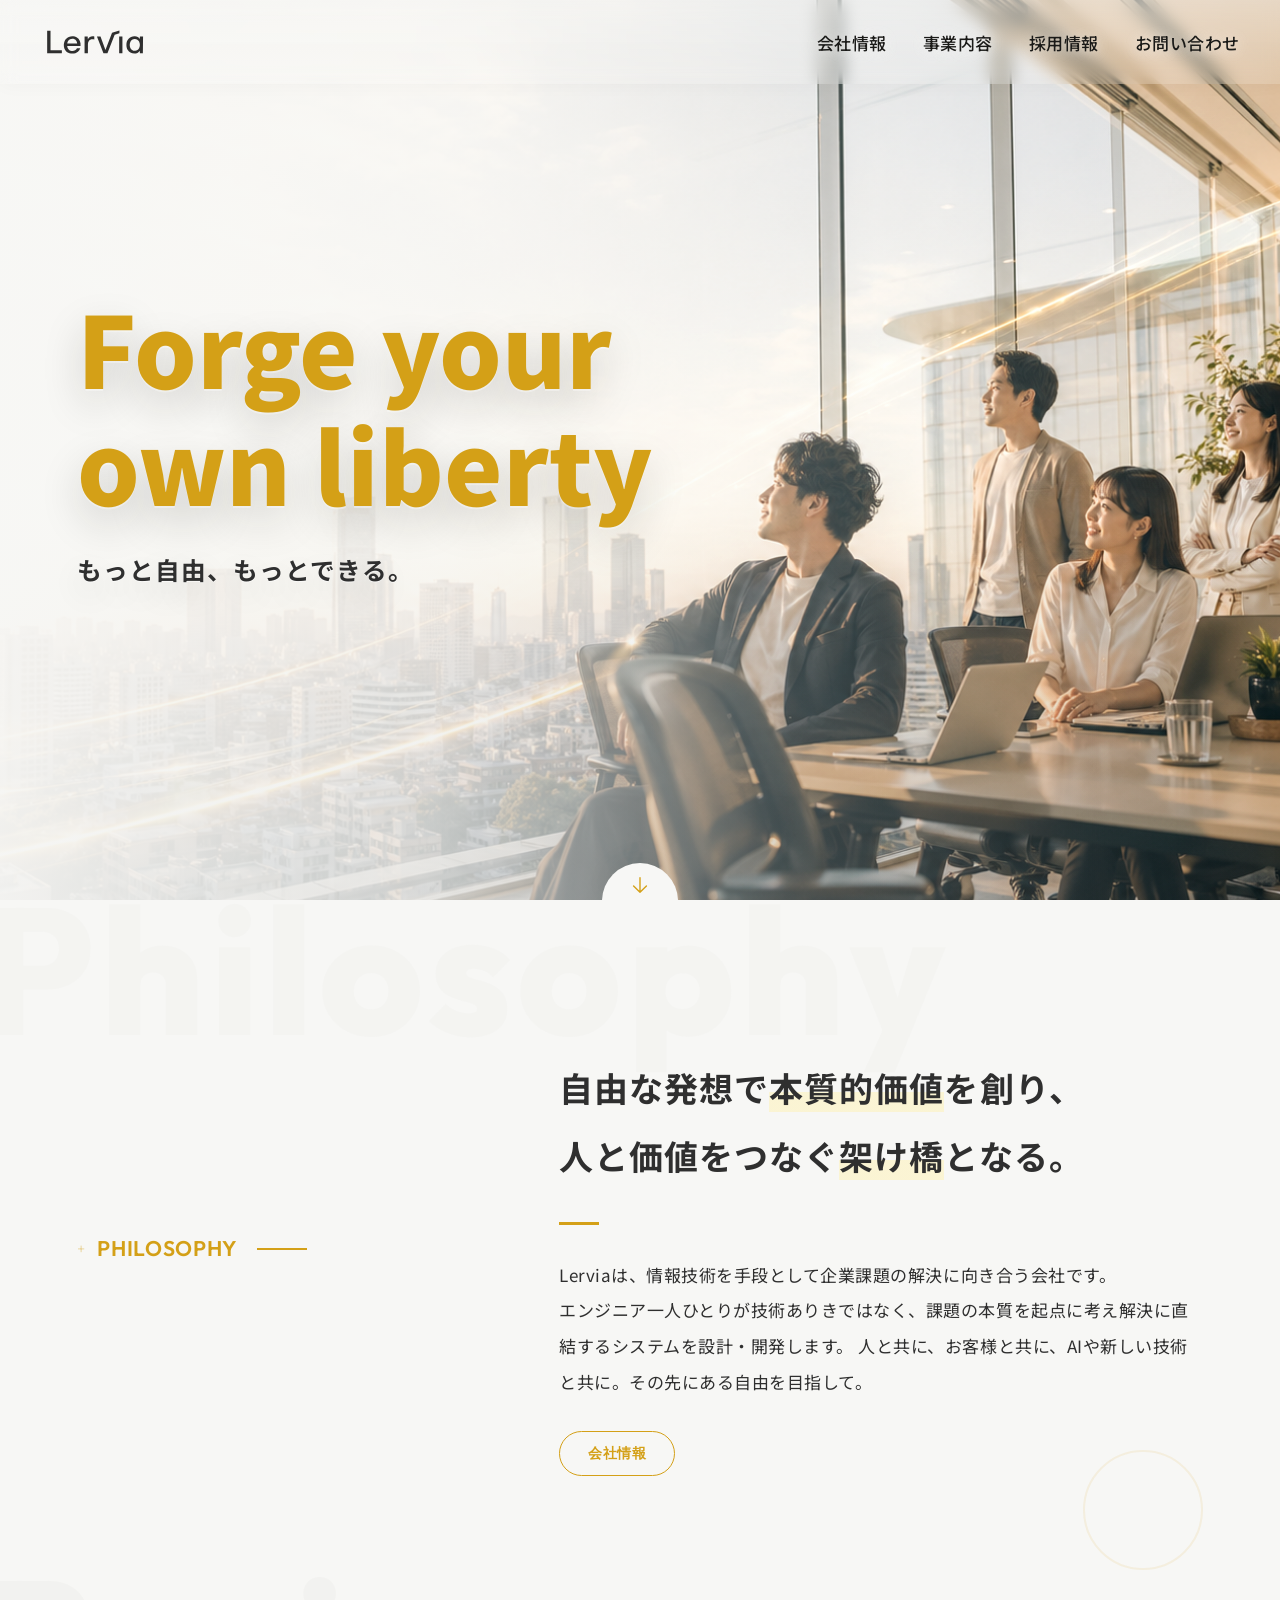
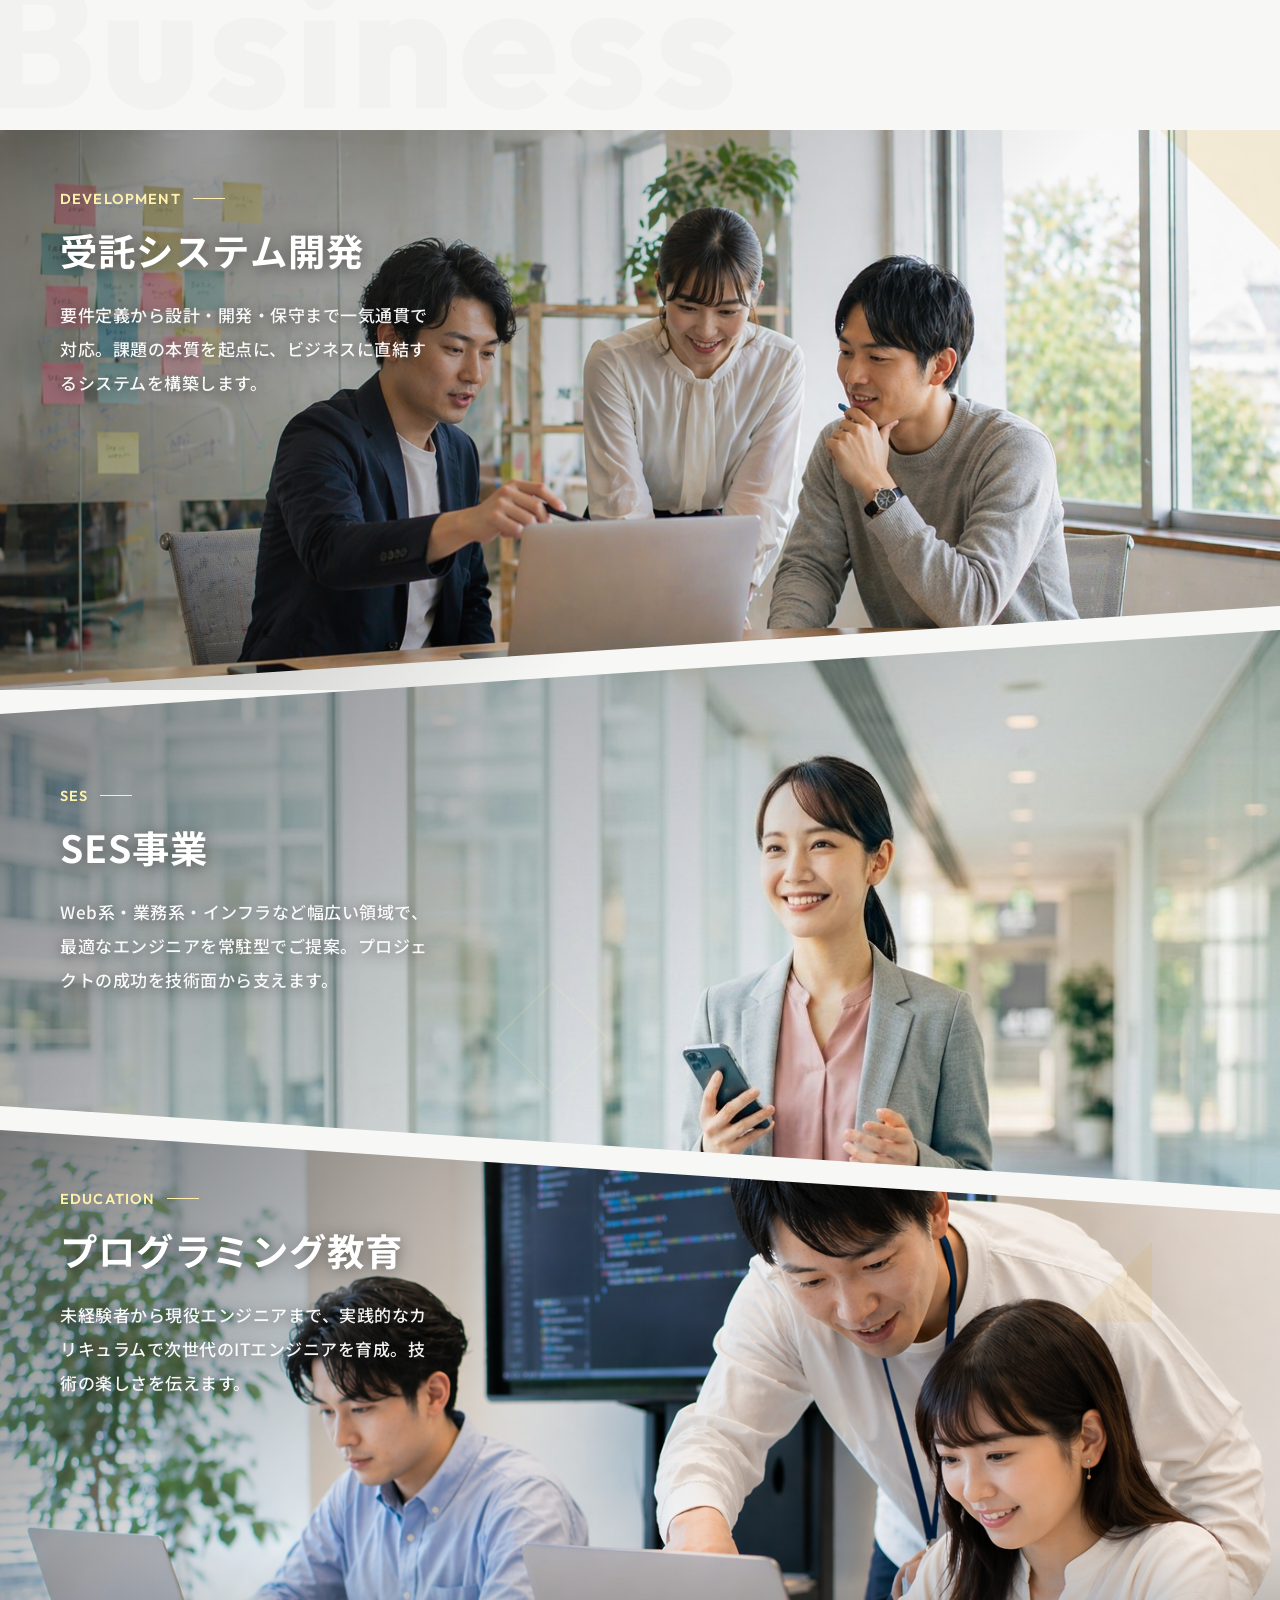
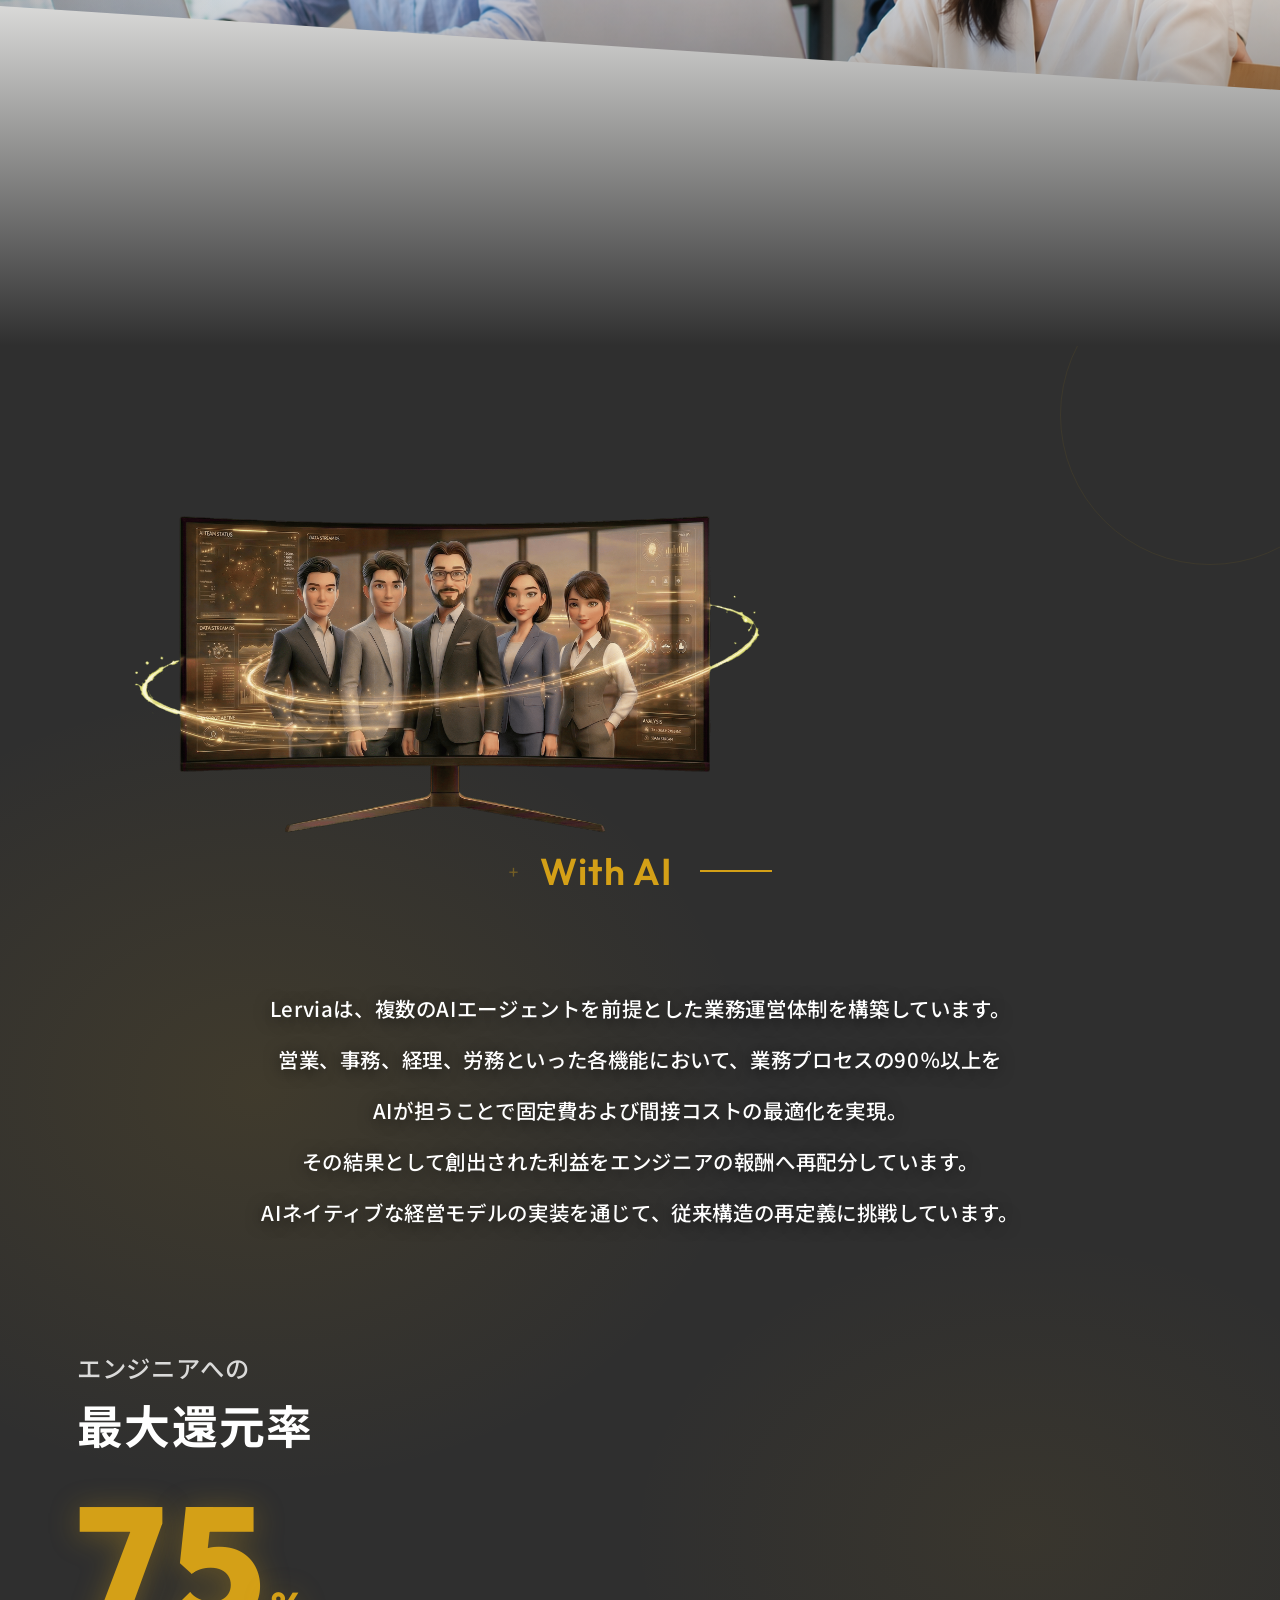
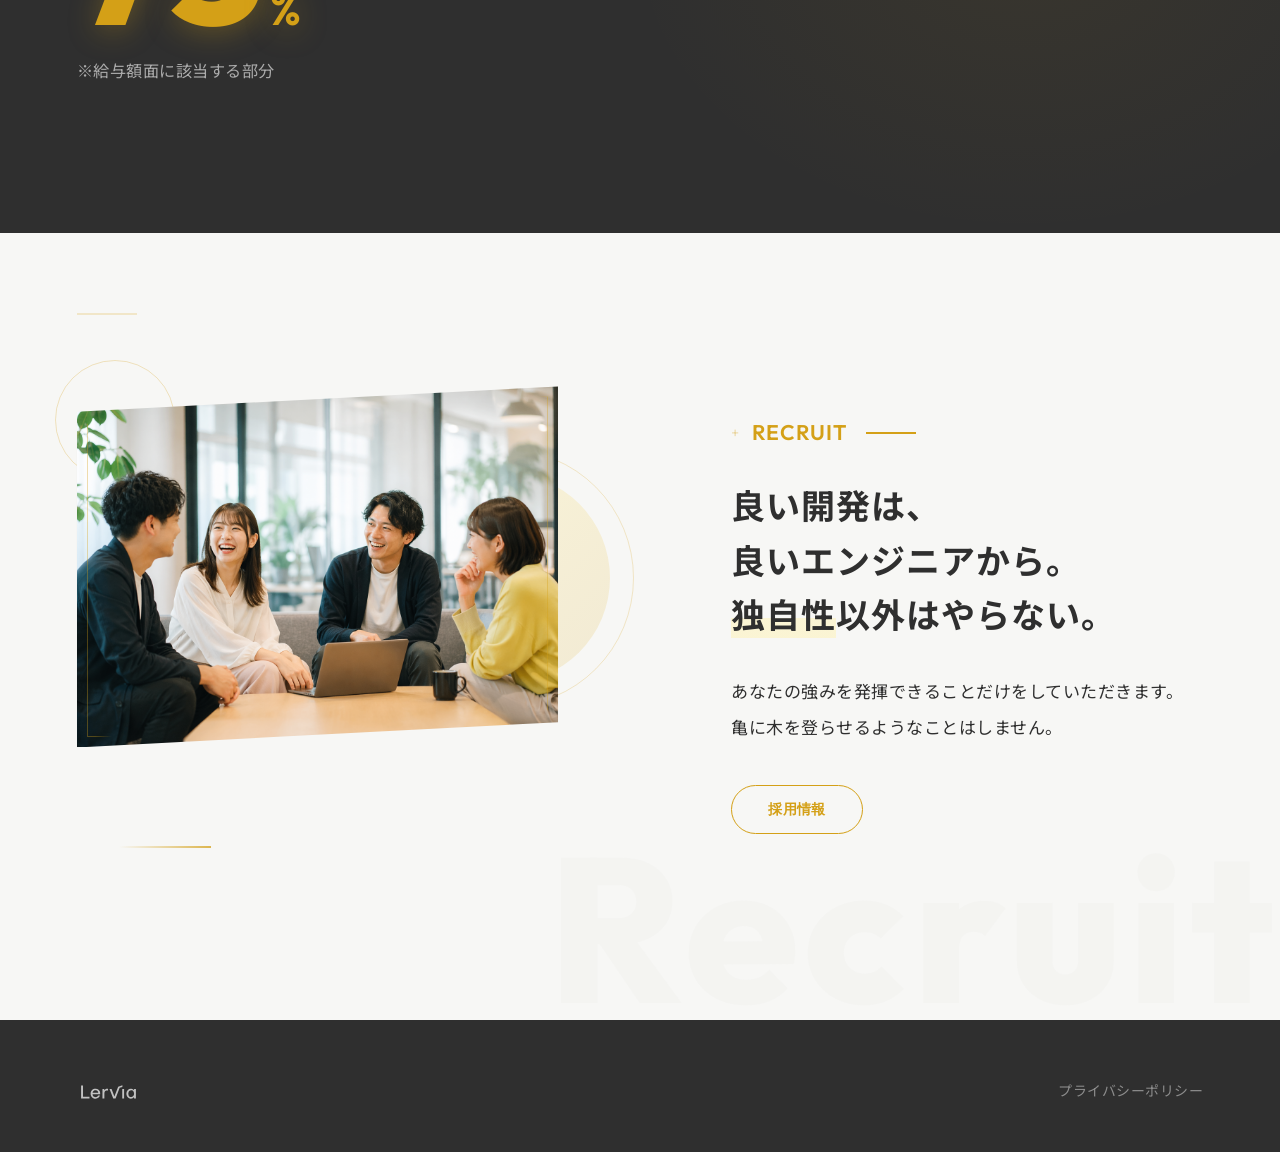
<file: index (4).html>
<!DOCTYPE html>
<html lang="ja">
<head>
<meta charset="UTF-8">
<meta name="viewport" content="width=device-width, initial-scale=1.0">
<title>株式会社Lervia — テクノロジーで未来を架ける</title>
<link href="https://fonts.googleapis.com/css2?family=Noto+Sans+JP:wght@300;400;500;700;900&family=Outfit:wght@300;400;500;600;700;800&display=swap" rel="stylesheet">
<link rel="stylesheet" href="styles.css?v=46">
</head>
<body class="home-page">

<!-- HEADER -->
<header class="header" id="header">
  <a href="#" class="logo"><svg viewBox="0 0 1050 400" xmlns="http://www.w3.org/2000/svg"><path class="cls-1" d="M951.79,306.82l-2.1-23.01c-17.52,31.29-60.89,32.53-88.67,17.23-10.45-5.75-18.68-14.17-25.03-24.09-9.94-15.51-13.25-32.91-12.98-51.26.7-47.36,33.06-83.05,81.2-80.29,19.44,1.11,36.24,8.99,45.67,26.37l1.78-23.03h30.15s-.02,157.93-.02,157.93l-29.99.16ZM905.82,283.83c16.43-.81,30.36-9.55,37.73-23.85,10.4-20.17,10.27-44.4-.11-64.47-8.38-16.22-24.32-24.39-42.25-23.73s-33.64,10.82-40.85,28.05c-7.58,18.11-7.63,39.1.4,57.13,7.98,17.92,25.06,27.85,45.07,26.87Z"/><path class="cls-1" d="M300.54,285.04c21.34,2.82,42.04-4.83,51.29-25.34l31.49.05c-4.48,13.09-11.45,24.57-21.9,33.42-21.43,18.16-53.98,21.24-80.45,13.41-49.72-14.7-64.87-70.58-46.86-114.69,7.59-18.6,21.83-32.25,40.05-40.08,13.41-5.77,27.15-7.08,41.79-6.26,11.46.64,21.86,3.9,31.98,9.26,29.98,15.89,41.63,50.35,38.31,82.6l-127.43-.02c1.17,25.3,17.37,44.42,41.74,47.64ZM354.02,214.37c-.91-10.03-4.03-18.45-8.83-26.11-12.35-19.19-40.64-22.81-59.31-13.67-15.32,7.5-24.92,22.95-26.23,39.94l94.37-.16Z"/><polygon class="cls-1" points="604.07 306.75 542.32 148.72 576.21 148.77 623.3 275.47 686.02 111.05 756.6 89.38 756.48 117.11 711.08 131.17 642.38 306.71 604.07 306.75"/><polygon class="cls-1" points="208.15 277.7 208.25 306.75 68.21 306.72 68.22 93.71 100.22 93.72 100.2 277.75 208.15 277.7"/><path class="cls-1" d="M456.5,220.2l-.29,86.59-31.75-.13.05-157.86,29.86-.14,1.3,25.32c11.25-25.08,35.87-32.08,61.49-27.06l.09,29.24c-20.26-3.7-42.54-3.17-53.4,17.25-4.13,7.76-7.31,16.95-7.34,26.79Z"/><polygon class="cls-1" points="784.98 306.56 753.89 306.81 753.87 148.73 784.96 148.72 784.98 306.56"/></svg></a>
  <nav class="header-nav">
    <a href="company.html">会社情報</a>
    <a href="services.html">事業内容</a>
    <a href="recruit.html">採用情報</a>
    <a href="contact.html">お問い合わせ</a>
  </nav>
  <button class="hamburger" id="hamburger" onclick="toggleMobileNav()">
    <span></span><span></span><span></span>
  </button>
</header>

<nav class="mobile-nav" id="mobileNav">
  <a href="company.html" onclick="toggleMobileNav()">会社情報</a>
  <a href="services.html" onclick="toggleMobileNav()">事業内容</a>
  <a href="recruit.html" onclick="toggleMobileNav()">採用情報</a>
  <a href="contact.html" onclick="toggleMobileNav()">お問い合わせ</a>
</nav>

<!-- HERO -->
<section class="hero" id="hero">
  <img class="hero-bg" src="hero-proposal-clean.png" alt="" aria-hidden="true">
  <div class="hero-city-motion" aria-hidden="true"></div>
  <div class="hero-window-sheen" aria-hidden="true"></div>
  <div class="hero-human-light" aria-hidden="true"></div>
  <div class="hero-content">
    <h1><span class="highlight">Forge your<br>own liberty</span></h1>
    <p class="hero-tagline">もっと自由、もっとできる。</p>
  </div>
  <div class="hero-scroll">
    <span class="scroll-circle" aria-hidden="true">
      <svg viewBox="0 0 24 24" width="14" height="14"><path d="M12 4 V20 M5 13 L12 20 L19 13" stroke="currentColor" stroke-width="1.5" fill="none" stroke-linecap="round" stroke-linejoin="round"/></svg>
    </span>
  </div>
</section>

<!-- PHILOSOPHY -->
<section class="philosophy" id="company">
  <div class="philosophy-inner">
    <div class="philosophy-left fade-up">
      <div class="section-num">PHILOSOPHY</div>
    </div>
    <div class="philosophy-right fade-up">
      <p class="philosophy-statement">
        自由な発想で<span class="em">本質的価値</span>を創り、<br>
        人と価値をつなぐ<span class="em">架け橋</span>となる。
      </p>
      <div class="philosophy-divider"></div>
      <p class="section-lead">
        Lerviaは、情報技術を手段として企業課題の解決に向き合う会社です。<br>
        エンジニア一人ひとりが技術ありきではなく、課題の本質を起点に考え解決に直結するシステムを設計・開発します。
        人と共に、お客様と共に、AIや新しい技術と共に。その先にある自由を目指して。
      </p>
      <a href="company.html" class="btn-philosophy fade-up">会社情報</a>
    </div>
  </div>
</section>

<!-- PHOTO GALLERY -->
<section class="photo-gallery" id="business">

  <div class="photo-strip">
    <div class="photo-block fade-up">
      <div class="photo-block-bg" style="background-image:url('development.png')"></div>
      <div class="photo-block-overlay"></div>
      <div class="photo-block-text">
        <div class="pbt-label">DEVELOPMENT</div>
        <h3>受託システム開発</h3>
        <p>要件定義から設計・開発・保守まで一気通貫で対応。課題の本質を起点に、ビジネスに直結するシステムを構築します。</p>
      </div>
      <div class="accent-tri"></div>
    </div>
    <div class="photo-block fade-up">
      <div class="photo-block-bg" style="background-image:url('[data-uri]')"></div>
      <div class="photo-block-overlay"></div>
      <div class="photo-block-text">
        <div class="pbt-label">SES</div>
        <h3>SES事業</h3>
        <p>Web系・業務系・インフラなど幅広い領域で、最適なエンジニアを常駐型でご提案。プロジェクトの成功を技術面から支えます。</p>
      </div>
      <div class="accent-tri"></div>
    </div>
    <div class="photo-block fade-up">
      <div class="photo-block-bg" style="background-image:url('education.png')"></div>
      <div class="photo-block-overlay"></div>
      <div class="photo-block-text">
        <div class="pbt-label">EDUCATION</div>
        <h3>プログラミング教育</h3>
        <p>未経験者から現役エンジニアまで、実践的なカリキュラムで次世代のITエンジニアを育成。技術の楽しさを伝えます。</p>
      </div>
      <div class="accent-tri"></div>
    </div>
  </div>
</section>
<!-- FEATURES -->
<section class="numbers">
  <img class="numbers-bg" src="pc_agents.png" alt="" aria-hidden="true">
  <div class="numbers-inner">
    <div class="numbers-header fade-up">
      <div class="section-num" style="justify-content:center">With AI</div>
    </div>
    <p class="numbers-lead fade-up">
      Lerviaは、複数のAIエージェントを前提とした業務運営体制を構築しています。<br>
      営業、事務、経理、労務といった各機能において、業務プロセスの90％以上を<br>
      AIが担うことで固定費および間接コストの最適化を実現。<br>
      その結果として創出された利益をエンジニアの報酬へ再配分しています。<br>
      AIネイティブな経営モデルの実装を通じて、従来構造の再定義に挑戦しています。
    </p>
    <div class="numbers-grid fade-up">
      <div class="number-item">
        <div class="stat-overline">エンジニアへの<br><span class="stat-overline-em">最大還元率</span></div>
        <div class="number-val">75<span class="number-unit">%</span></div>
        <div class="number-label">※給与額面に該当する部分</div>
      </div>
    </div>
  </div>
</section>

<!-- RECRUIT -->
<section class="recruit" id="recruit">
  <div class="recruit-inner">
    <div class="recruit-visual fade-up">
      <div class="recruit-img-main" style="background-image:url('recruit.png')"></div>
      <div class="recruit-accent"></div>
    </div>
    <div class="fade-up fade-up-delay-1">
      <div class="section-num">RECRUIT</div>
      <p class="philosophy-statement" style="line-height:1.6; word-break: keep-all;">
        良い開発は、良いエンジニアから。<br>
        <span class="em">独自性</span>以外はやらない。
      </p>
      <p class="section-lead" style="margin-top:32px">
        あなたの強みを発揮できることだけをしていただきます。<br>亀に木を登らせるようなことはしません。
      </p>
      <a href="#" class="btn-more">採用情報</a>
    </div>
  </div>
</section>
<!-- FOOTER -->
<footer class="footer">
  <div class="footer-inner">
    <div>
      <div class="footer-logo"><svg viewBox="0 0 1050 400" xmlns="http://www.w3.org/2000/svg" style="height:24px;width:auto"><path style="fill:rgba(255,255,255,0.7)" d="M951.79,306.82l-2.1-23.01c-17.52,31.29-60.89,32.53-88.67,17.23-10.45-5.75-18.68-14.17-25.03-24.09-9.94-15.51-13.25-32.91-12.98-51.26.7-47.36,33.06-83.05,81.2-80.29,19.44,1.11,36.24,8.99,45.67,26.37l1.78-23.03h30.15s-.02,157.93-.02,157.93l-29.99.16ZM905.82,283.83c16.43-.81,30.36-9.55,37.73-23.85,10.4-20.17,10.27-44.4-.11-64.47-8.38-16.22-24.32-24.39-42.25-23.73s-33.64,10.82-40.85,28.05c-7.58,18.11-7.63,39.1.4,57.13,7.98,17.92,25.06,27.85,45.07,26.87Z"/><path style="fill:rgba(255,255,255,0.7)" d="M300.54,285.04c21.34,2.82,42.04-4.83,51.29-25.34l31.49.05c-4.48,13.09-11.45,24.57-21.9,33.42-21.43,18.16-53.98,21.24-80.45,13.41-49.72-14.7-64.87-70.58-46.86-114.69,7.59-18.6,21.83-32.25,40.05-40.08,13.41-5.77,27.15-7.08,41.79-6.26,11.46.64,21.86,3.9,31.98,9.26,29.98,15.89,41.63,50.35,38.31,82.6l-127.43-.02c1.17,25.3,17.37,44.42,41.74,47.64ZM354.02,214.37c-.91-10.03-4.03-18.45-8.83-26.11-12.35-19.19-40.64-22.81-59.31-13.67-15.32,7.5-24.92,22.95-26.23,39.94l94.37-.16Z"/><polygon style="fill:rgba(255,255,255,0.7)" points="604.07 306.75 542.32 148.72 576.21 148.77 623.3 275.47 686.02 111.05 756.6 89.38 756.48 117.11 711.08 131.17 642.38 306.71 604.07 306.75"/><polygon style="fill:rgba(255,255,255,0.7)" points="208.15 277.7 208.25 306.75 68.21 306.72 68.22 93.71 100.22 93.72 100.2 277.75 208.15 277.7"/><path style="fill:rgba(255,255,255,0.7)" d="M456.5,220.2l-.29,86.59-31.75-.13.05-157.86,29.86-.14,1.3,25.32c11.25-25.08,35.87-32.08,61.49-27.06l.09,29.24c-20.26-3.7-42.54-3.17-53.4,17.25-4.13,7.76-7.31,16.95-7.34,26.79Z"/><polygon style="fill:rgba(255,255,255,0.7)" points="784.98 306.56 753.89 306.81 753.87 148.73 784.96 148.72 784.98 306.56"/></svg></div>
    </div>
    <div class="footer-links">
      <a href="privacy.html">プライバシーポリシー</a>
    </div>
  </div>
  </div>
</footer>

<script>
// Header scroll effect
const header = document.getElementById('header');
let lastScrollY = window.scrollY;
window.addEventListener('scroll', () => {
  const y = window.scrollY;
  header.classList.toggle('scrolled', y > 60);
  if (y > lastScrollY && y > 120) {
    header.classList.add('hidden');
  } else {
    header.classList.remove('hidden');
  }
  lastScrollY = y;
});

// Mobile nav toggle
function toggleMobileNav() {
  document.getElementById('hamburger').classList.toggle('active');
  document.getElementById('mobileNav').classList.toggle('active');
  document.body.style.overflow = document.getElementById('mobileNav').classList.contains('active') ? 'hidden' : '';
}

// Intersection Observer for fade-up
const observer = new IntersectionObserver((entries) => {
  entries.forEach(entry => {
    if (entry.isIntersecting) {
      entry.target.classList.add('visible');
    }
  });
}, { threshold: 0.15 });

document.querySelectorAll('.fade-up').forEach(el => observer.observe(el));
</script>

</body>
</html>
</file>
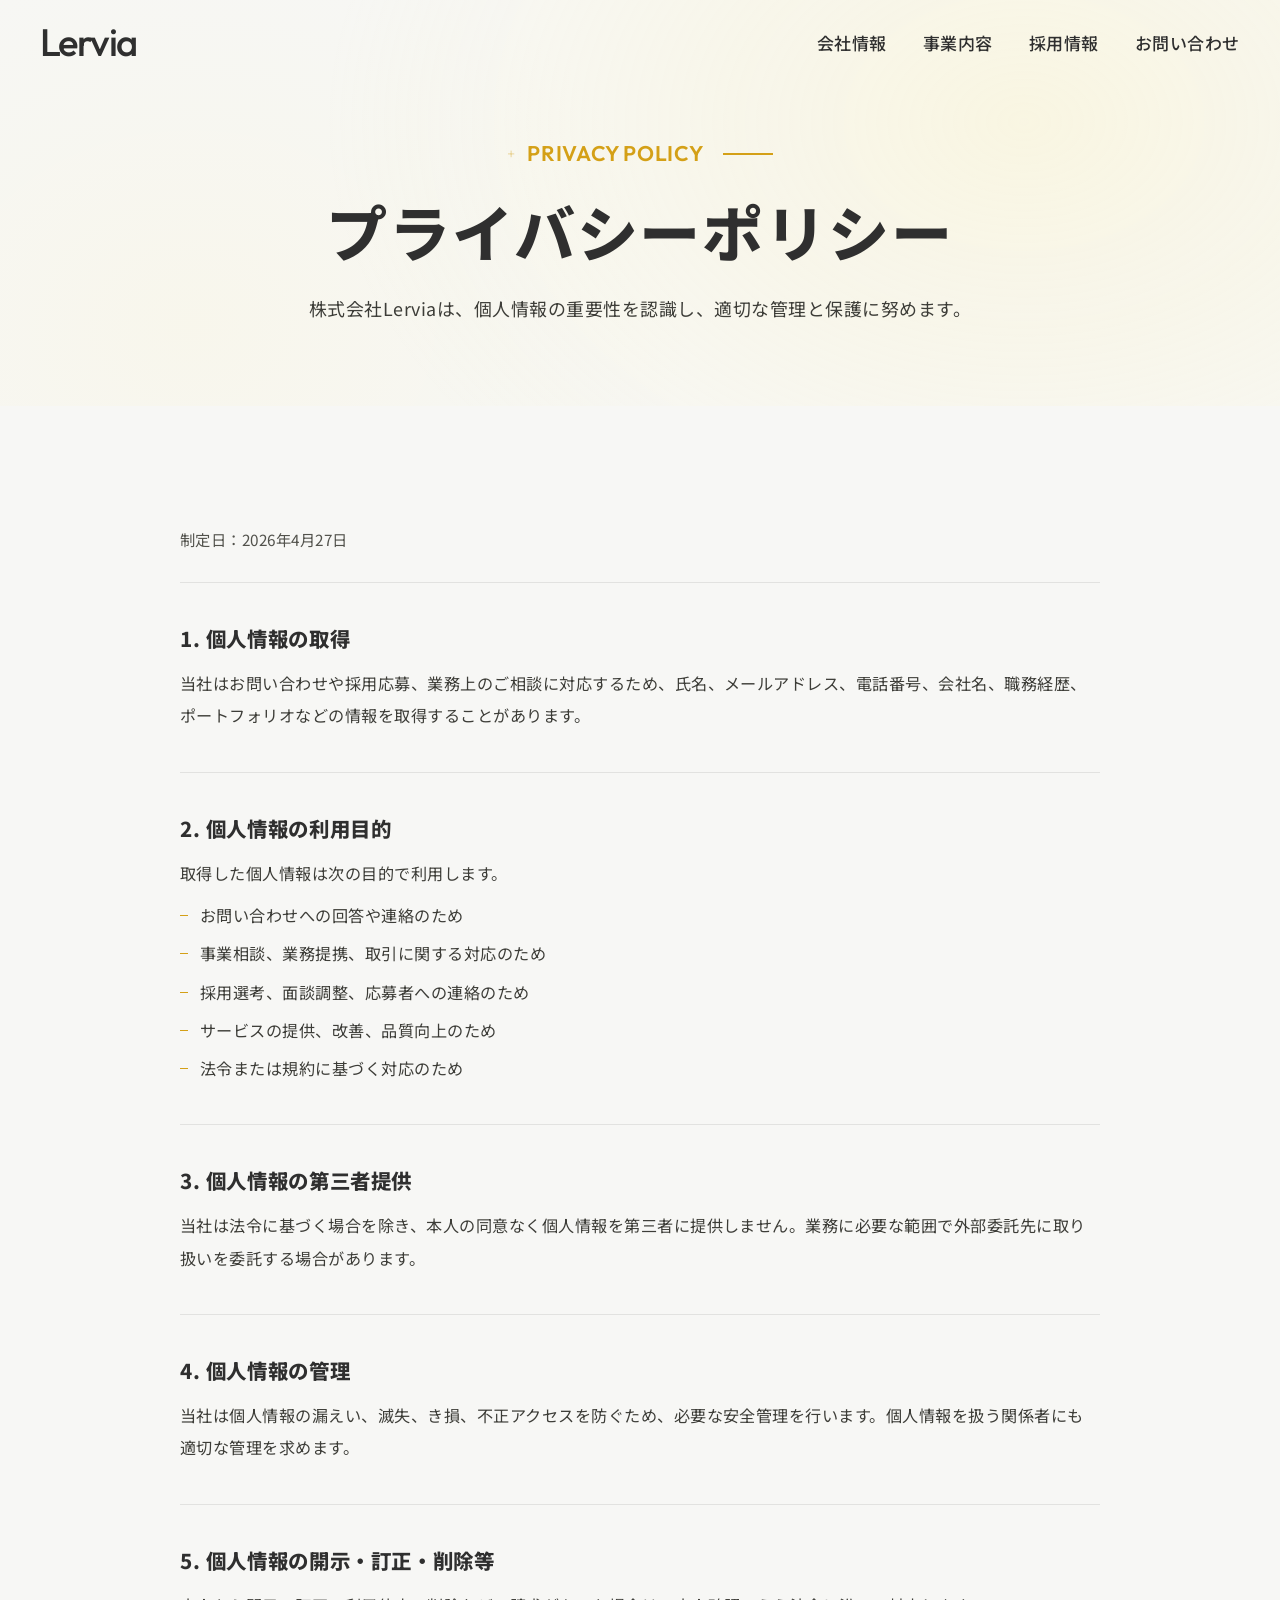
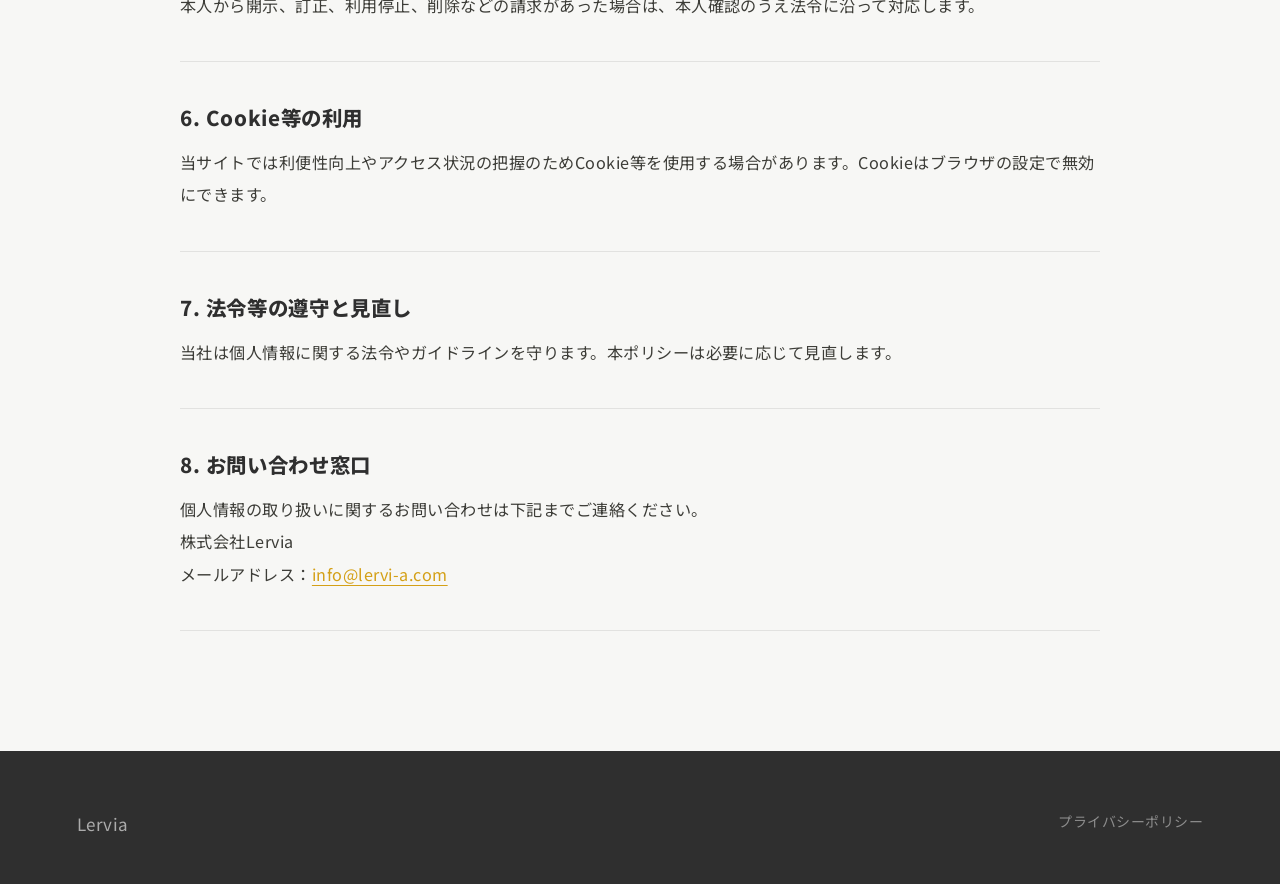
<file: privacy.html>
<!DOCTYPE html>
<html lang="ja">
<head>
<meta charset="UTF-8">
<meta name="viewport" content="width=device-width, initial-scale=1.0">
<title>プライバシーポリシー — 株式会社Lervia</title>
<meta name="referrer" content="strict-origin-when-cross-origin">
<link rel="preconnect" href="https://fonts.googleapis.com">
<link rel="preconnect" href="https://fonts.gstatic.com" crossorigin>
<link href="https://fonts.googleapis.com/css2?family=Noto+Sans+JP:wght@300;400;500;700;900&family=Outfit:wght@300;400;500;600;700;800&display=swap" rel="stylesheet">
<link rel="stylesheet" href="styles.css">
</head>
<body>

<!-- HEADER -->
<header class="header" id="header">
  <a href="index.html" class="logo logo-text">Lervia</a>
  <nav class="header-nav">
    <a href="company.html">会社情報</a>
    <a href="services.html">事業内容</a>
    <a href="recruit.html">採用情報</a>
    <a href="contact.html">お問い合わせ</a>
  </nav>
  <button class="hamburger" id="hamburger" onclick="toggleMobileNav()">
    <span></span><span></span><span></span>
  </button>
</header>

<nav class="mobile-nav" id="mobileNav">
  <a href="company.html" onclick="toggleMobileNav()">会社情報</a>
  <a href="services.html" onclick="toggleMobileNav()">事業内容</a>
  <a href="recruit.html" onclick="toggleMobileNav()">採用情報</a>
  <a href="contact.html" onclick="toggleMobileNav()">お問い合わせ</a>
</nav>

<!-- SUBPAGE HERO -->
<section class="subpage-hero privacy-hero">
  <div class="subpage-hero-inner">
    <div class="section-num">PRIVACY POLICY</div>
    <h1>プライバシーポリシー</h1>
    <p class="lead">株式会社Lerviaは、個人情報の重要性を認識し、適切な管理と保護に努めます。</p>
  </div>
</section>

<!-- PRIVACY POLICY -->
<section class="subpage-section privacy-section" style="background: var(--main-bg)">
  <div class="privacy-inner">
    <p class="privacy-date">制定日：2026年4月27日</p>

    <article class="privacy-block">
      <h2>1. 個人情報の取得</h2>
      <p>当社はお問い合わせや採用応募、業務上のご相談に対応するため、氏名、メールアドレス、電話番号、会社名、職務経歴、ポートフォリオなどの情報を取得することがあります。</p>
    </article>

    <article class="privacy-block">
      <h2>2. 個人情報の利用目的</h2>
      <p>取得した個人情報は次の目的で利用します。</p>
      <ul>
        <li>お問い合わせへの回答や連絡のため</li>
        <li>事業相談、業務提携、取引に関する対応のため</li>
        <li>採用選考、面談調整、応募者への連絡のため</li>
        <li>サービスの提供、改善、品質向上のため</li>
        <li>法令または規約に基づく対応のため</li>
      </ul>
    </article>

    <article class="privacy-block">
      <h2>3. 個人情報の第三者提供</h2>
      <p>当社は法令に基づく場合を除き、本人の同意なく個人情報を第三者に提供しません。業務に必要な範囲で外部委託先に取り扱いを委託する場合があります。</p>
    </article>

    <article class="privacy-block">
      <h2>4. 個人情報の管理</h2>
      <p>当社は個人情報の漏えい、滅失、き損、不正アクセスを防ぐため、必要な安全管理を行います。個人情報を扱う関係者にも適切な管理を求めます。</p>
    </article>

    <article class="privacy-block">
      <h2>5. 個人情報の開示・訂正・削除等</h2>
      <p>本人から開示、訂正、利用停止、削除などの請求があった場合は、本人確認のうえ法令に沿って対応します。</p>
    </article>

    <article class="privacy-block">
      <h2>6. Cookie等の利用</h2>
      <p>当サイトでは利便性向上やアクセス状況の把握のためCookie等を使用する場合があります。Cookieはブラウザの設定で無効にできます。</p>
    </article>

    <article class="privacy-block">
      <h2>7. 法令等の遵守と見直し</h2>
      <p>当社は個人情報に関する法令やガイドラインを守ります。本ポリシーは必要に応じて見直します。</p>
    </article>

    <article class="privacy-block">
      <h2>8. お問い合わせ窓口</h2>
      <p>個人情報の取り扱いに関するお問い合わせは下記までご連絡ください。</p>
      <p>株式会社Lervia<br>メールアドレス：<a href="mailto:info@lervi-a.com">info@lervi-a.com</a></p>
    </article>
  </div>
</section>

<!-- FOOTER -->
<footer class="footer">
  <div class="footer-inner">
    <div>
      <div class="footer-logo">Lervia</div>
    </div>
    <div class="footer-links">
      <a href="privacy.html">プライバシーポリシー</a>
    </div>
  </div>
</footer>

<script>
const header = document.getElementById('header');
let lastScrollY = window.scrollY;
window.addEventListener('scroll', () => {
  const y = window.scrollY;
  header.classList.toggle('scrolled', y > 60);
  if (y > lastScrollY && y > 120) { header.classList.add('hidden'); }
  else { header.classList.remove('hidden'); }
  lastScrollY = y;
});
function toggleMobileNav() {
  document.getElementById('hamburger').classList.toggle('active');
  document.getElementById('mobileNav').classList.toggle('active');
  document.body.style.overflow = document.getElementById('mobileNav').classList.contains('active') ? 'hidden' : '';
}
</script>

</body>
</html>
</file>
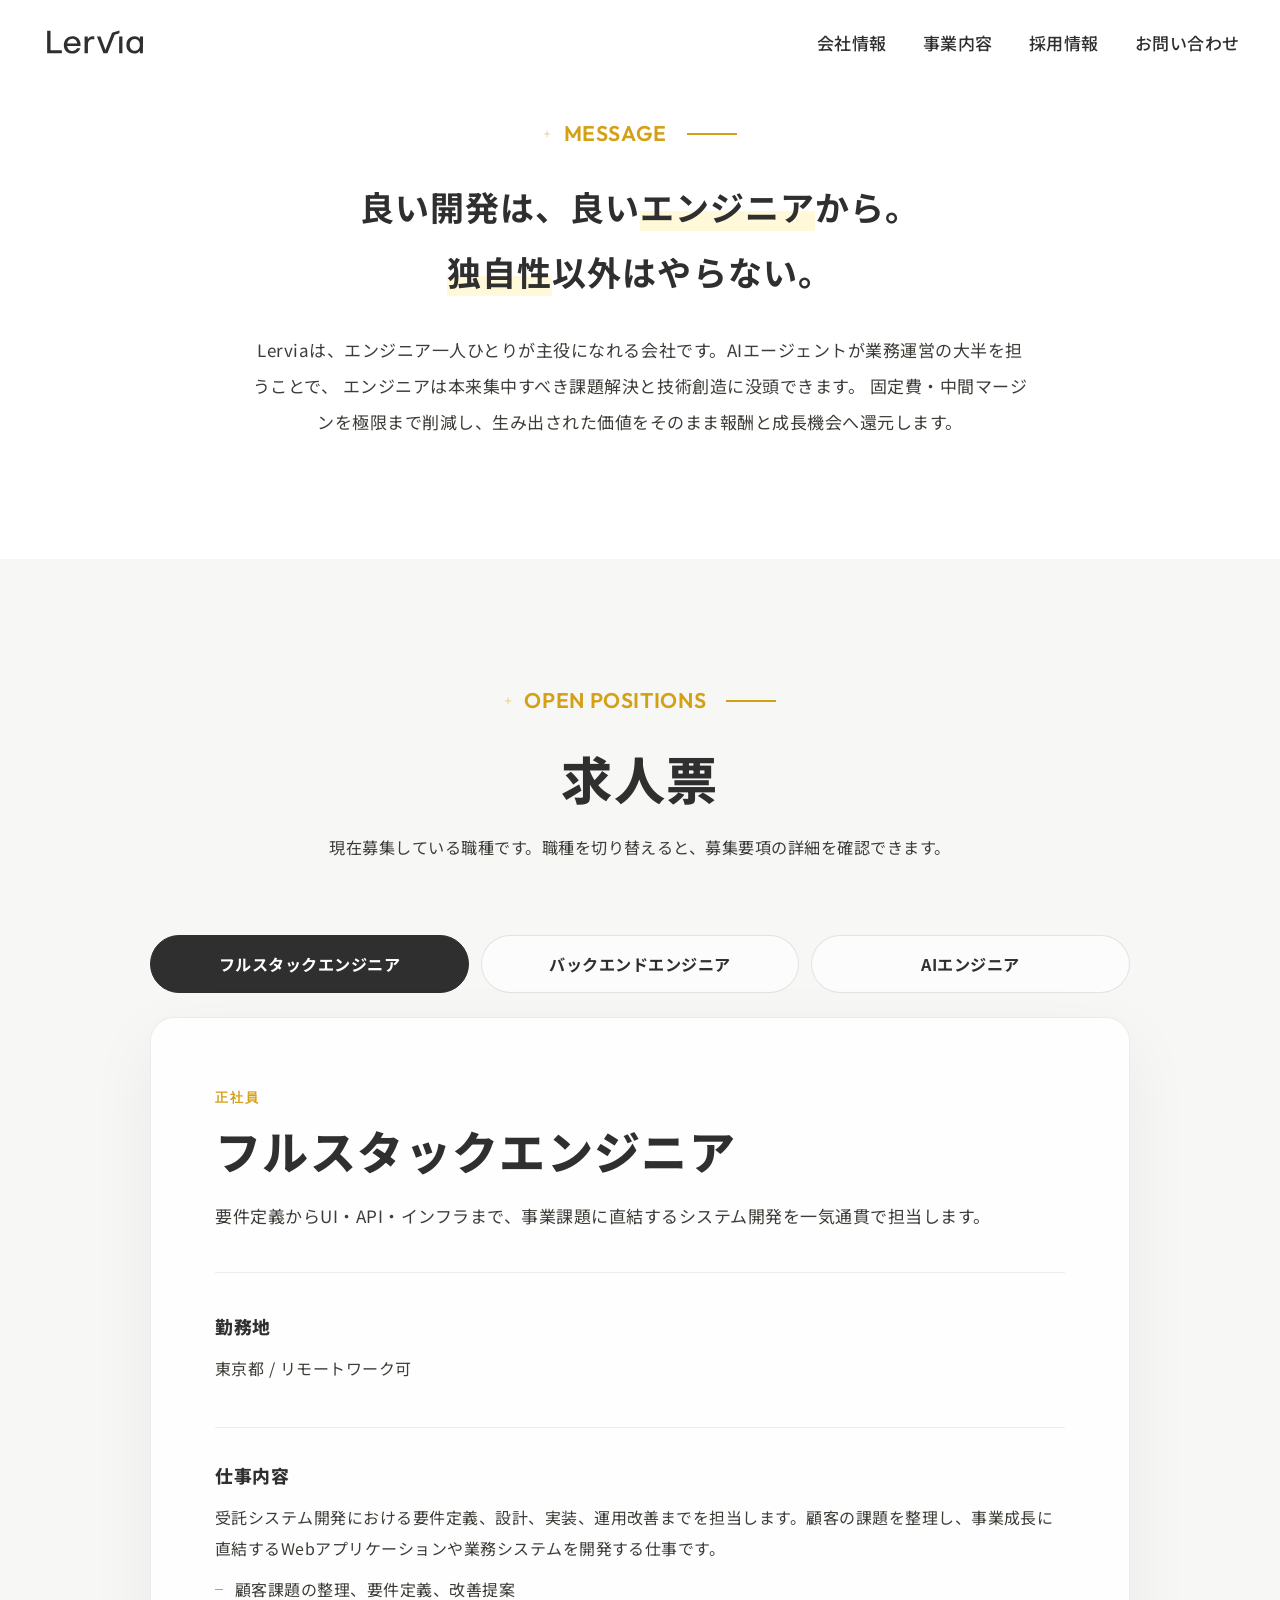
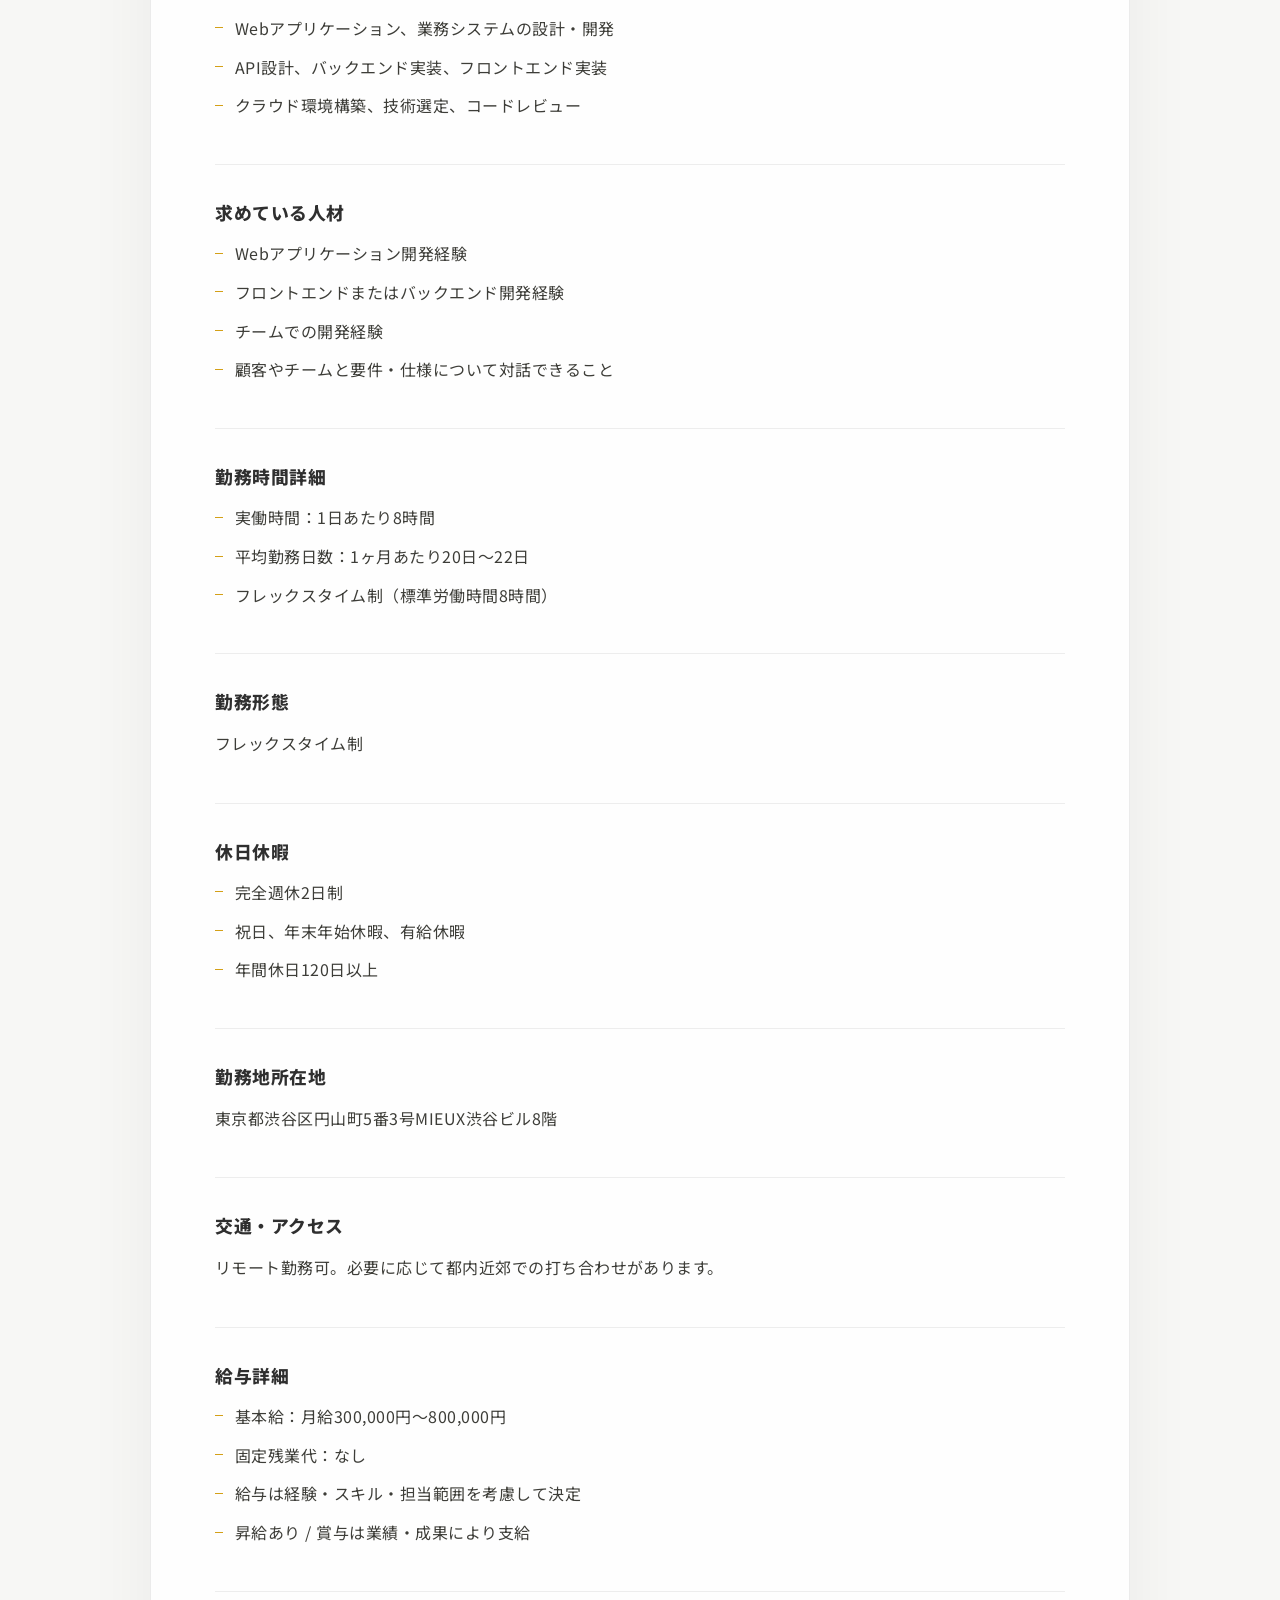
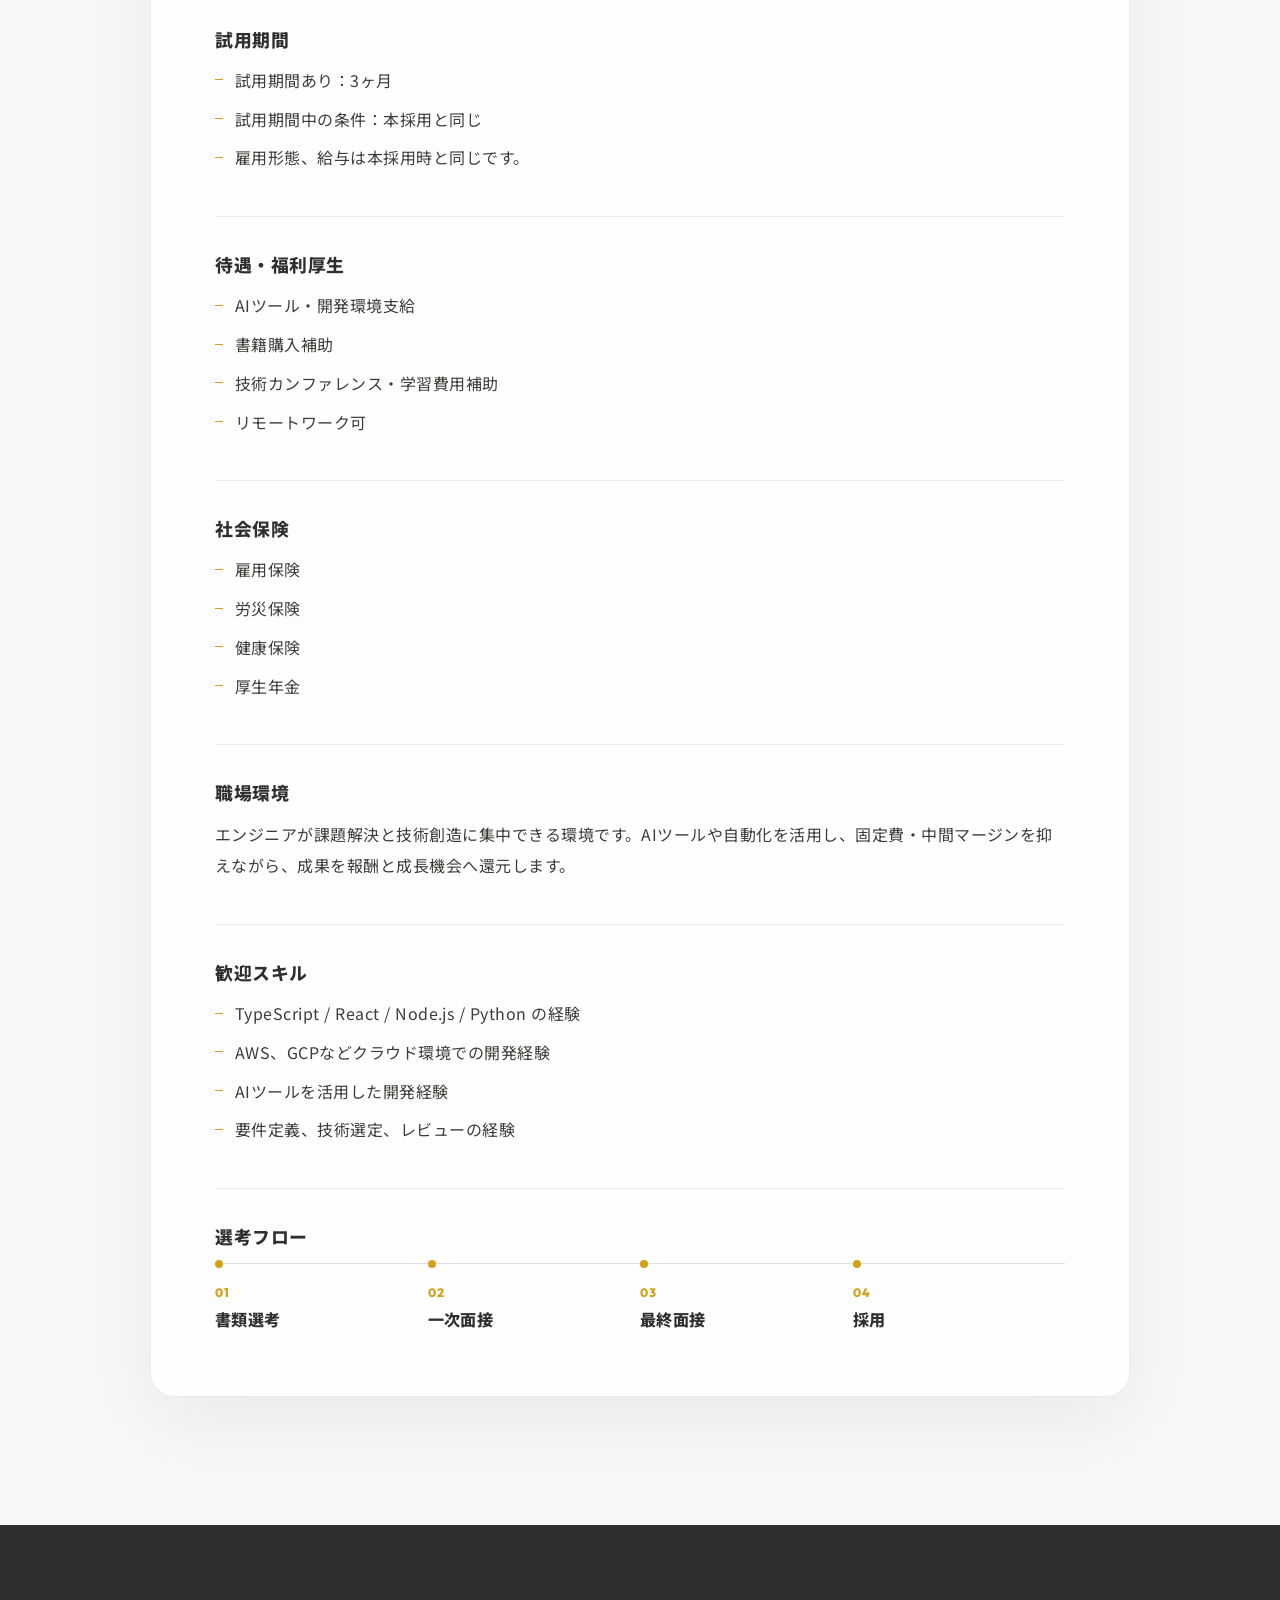
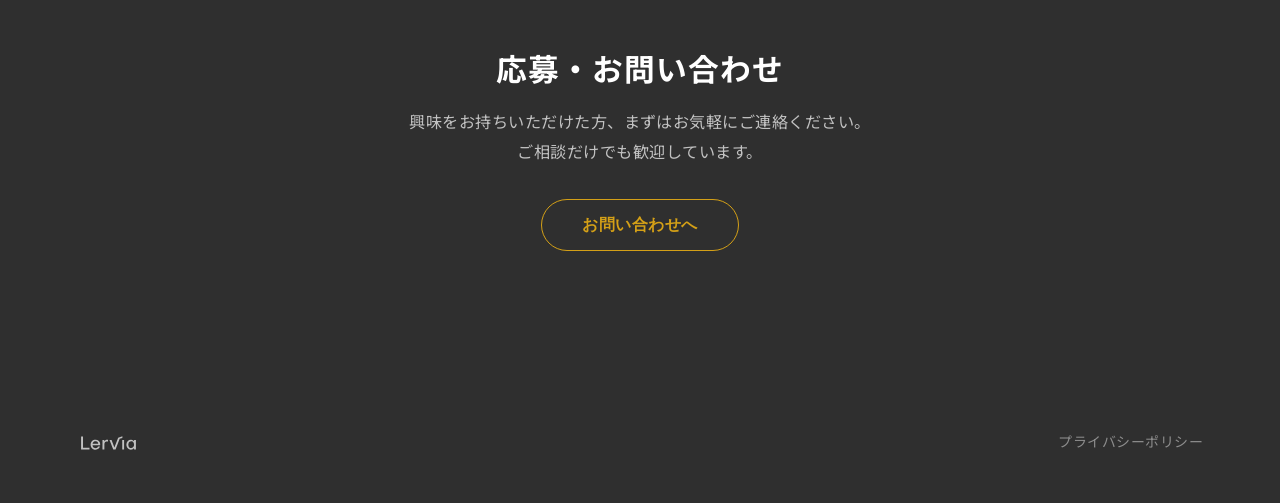
<file: recruit.html>
<!DOCTYPE html>
<html lang="ja">
<head>
<meta charset="UTF-8">
<meta name="viewport" content="width=device-width, initial-scale=1.0">
<title>採用情報 — 株式会社Lervia</title>
<meta name="referrer" content="strict-origin-when-cross-origin">
<link rel="preconnect" href="https://fonts.googleapis.com">
<link rel="preconnect" href="https://fonts.gstatic.com" crossorigin>
<link href="https://fonts.googleapis.com/css2?family=Noto+Sans+JP:wght@300;400;500;700;900&family=Outfit:wght@300;400;500;600;700;800&display=swap" rel="stylesheet">
<link rel="stylesheet" href="styles.css">
<script type="application/ld+json">
[
  {
    "@context": "https://schema.org",
    "@type": "JobPosting",
    "identifier": {
      "@type": "PropertyValue",
      "name": "株式会社Lervia",
      "value": "lervia-fullstack-001"
    },
    "title": "フルスタックエンジニア",
    "description": "受託システム開発における要件定義、UI開発、API設計、バックエンド開発、クラウドインフラ構築、運用改善を担当します。課題の本質を起点に、顧客の事業成長に直結するシステムを設計・開発するポジションです。",
    "datePosted": "2026-04-27",
    "validThrough": "2026-12-31",
    "employmentType": "FULL_TIME",
    "hiringOrganization": {
      "@type": "Organization",
      "name": "株式会社Lervia",
      "sameAs": "https://lervi-a.com/"
    },
    "jobLocation": {
      "@type": "Place",
      "address": {
        "@type": "PostalAddress",
        "streetAddress": "円山町5番3号MIEUX渋谷ビル8階",
        "addressLocality": "渋谷区",
        "addressRegion": "東京都",
        "addressCountry": "JP"
      }
    },
    "jobLocationType": "TELECOMMUTE",
    "applicantLocationRequirements": {
      "@type": "Country",
      "name": "日本"
    },
    "baseSalary": {
      "@type": "MonetaryAmount",
      "currency": "JPY",
      "value": {
        "@type": "QuantitativeValue",
        "minValue": 300000,
        "maxValue": 800000,
        "unitText": "MONTH"
      }
    },
    "responsibilities": "要件定義、設計、実装、レビュー、クラウド環境構築、技術選定、顧客折衝",
    "qualifications": "Webアプリケーション開発経験、フロントエンドまたはバックエンド開発経験、チームでの開発経験",
    "skills": "JavaScript, TypeScript, React, Node.js, Python, AWS, GCP, API設計",
    "workHours": "フレックスタイム制。標準労働時間8時間。",
    "jobBenefits": "社会保険完備、リモートワーク可、AIツール・開発環境支給、書籍・技術イベント参加補助",
    "directApply": true
  },
  {
    "@context": "https://schema.org",
    "@type": "JobPosting",
    "identifier": {
      "@type": "PropertyValue",
      "name": "株式会社Lervia",
      "value": "lervia-backend-002"
    },
    "title": "バックエンドエンジニア",
    "description": "API設計、マイクロサービス開発、クラウドインフラ構築、データ基盤開発などを担当します。スケーラブルで運用しやすいバックエンド基盤を設計し、事業課題の解決に直結する開発を行うポジションです。",
    "datePosted": "2026-04-27",
    "validThrough": "2026-12-31",
    "employmentType": "FULL_TIME",
    "hiringOrganization": {
      "@type": "Organization",
      "name": "株式会社Lervia",
      "sameAs": "https://lervi-a.com/"
    },
    "jobLocation": {
      "@type": "Place",
      "address": {
        "@type": "PostalAddress",
        "streetAddress": "円山町5番3号MIEUX渋谷ビル8階",
        "addressLocality": "渋谷区",
        "addressRegion": "東京都",
        "addressCountry": "JP"
      }
    },
    "jobLocationType": "TELECOMMUTE",
    "applicantLocationRequirements": {
      "@type": "Country",
      "name": "日本"
    },
    "baseSalary": {
      "@type": "MonetaryAmount",
      "currency": "JPY",
      "value": {
        "@type": "QuantitativeValue",
        "minValue": 300000,
        "maxValue": 800000,
        "unitText": "MONTH"
      }
    },
    "responsibilities": "API設計、バックエンド実装、クラウド設計、データ処理基盤構築、技術レビュー",
    "qualifications": "バックエンド開発経験、RDBまたはNoSQLの設計経験、クラウド環境での開発経験",
    "skills": "Node.js, Python, Go, AWS, GCP, PostgreSQL, Docker, API設計",
    "workHours": "フレックスタイム制。標準労働時間8時間。",
    "jobBenefits": "社会保険完備、リモートワーク可、AIツール・開発環境支給、書籍・技術イベント参加補助",
    "directApply": true
  },
  {
    "@context": "https://schema.org",
    "@type": "JobPosting",
    "identifier": {
      "@type": "PropertyValue",
      "name": "株式会社Lervia",
      "value": "lervia-ai-003"
    },
    "title": "AIエンジニア",
    "description": "AIエージェントの設計、LLMアプリケーション開発、業務自動化、既存システムへのAI機能組み込みを担当します。新しい技術を実務価値へ変換し、顧客と社内の生産性向上を支えるポジションです。",
    "datePosted": "2026-04-27",
    "validThrough": "2026-12-31",
    "employmentType": "FULL_TIME",
    "hiringOrganization": {
      "@type": "Organization",
      "name": "株式会社Lervia",
      "sameAs": "https://lervi-a.com/"
    },
    "jobLocation": {
      "@type": "Place",
      "address": {
        "@type": "PostalAddress",
        "streetAddress": "円山町5番3号MIEUX渋谷ビル8階",
        "addressLocality": "渋谷区",
        "addressRegion": "東京都",
        "addressCountry": "JP"
      }
    },
    "jobLocationType": "TELECOMMUTE",
    "applicantLocationRequirements": {
      "@type": "Country",
      "name": "日本"
    },
    "baseSalary": {
      "@type": "MonetaryAmount",
      "currency": "JPY",
      "value": {
        "@type": "QuantitativeValue",
        "minValue": 300000,
        "maxValue": 800000,
        "unitText": "MONTH"
      }
    },
    "responsibilities": "LLMアプリケーション開発、AIエージェント設計、業務自動化、プロンプト設計、既存システム連携",
    "qualifications": "Webアプリケーション開発経験、AIまたは自動化領域への関心、API連携の実装経験",
    "skills": "Python, TypeScript, LLM, RAG, API Integration, Workflow Automation",
    "workHours": "フレックスタイム制。標準労働時間8時間。",
    "jobBenefits": "社会保険完備、リモートワーク可、AIツール・開発環境支給、書籍・技術イベント参加補助",
    "directApply": true
  }
]
</script>
</head>
<body class="recruit-page">

<!-- HEADER -->
<header class="header" id="header">
  <a href="index.html" class="logo"><svg viewBox="0 0 1050 400" xmlns="http://www.w3.org/2000/svg"><path class="cls-1" d="M951.79,306.82l-2.1-23.01c-17.52,31.29-60.89,32.53-88.67,17.23-10.45-5.75-18.68-14.17-25.03-24.09-9.94-15.51-13.25-32.91-12.98-51.26.7-47.36,33.06-83.05,81.2-80.29,19.44,1.11,36.24,8.99,45.67,26.37l1.78-23.03h30.15s-.02,157.93-.02,157.93l-29.99.16ZM905.82,283.83c16.43-.81,30.36-9.55,37.73-23.85,10.4-20.17,10.27-44.4-.11-64.47-8.38-16.22-24.32-24.39-42.25-23.73s-33.64,10.82-40.85,28.05c-7.58,18.11-7.63,39.1.4,57.13,7.98,17.92,25.06,27.85,45.07,26.87Z"/><path class="cls-1" d="M300.54,285.04c21.34,2.82,42.04-4.83,51.29-25.34l31.49.05c-4.48,13.09-11.45,24.57-21.9,33.42-21.43,18.16-53.98,21.24-80.45,13.41-49.72-14.7-64.87-70.58-46.86-114.69,7.59-18.6,21.83-32.25,40.05-40.08,13.41-5.77,27.15-7.08,41.79-6.26,11.46.64,21.86,3.9,31.98,9.26,29.98,15.89,41.63,50.35,38.31,82.6l-127.43-.02c1.17,25.3,17.37,44.42,41.74,47.64ZM354.02,214.37c-.91-10.03-4.03-18.45-8.83-26.11-12.35-19.19-40.64-22.81-59.31-13.67-15.32,7.5-24.92,22.95-26.23,39.94l94.37-.16Z"/><polygon class="cls-1" points="604.07 306.75 542.32 148.72 576.21 148.77 623.3 275.47 686.02 111.05 756.6 89.38 756.48 117.11 711.08 131.17 642.38 306.71 604.07 306.75"/><polygon class="cls-1" points="208.15 277.7 208.25 306.75 68.21 306.72 68.22 93.71 100.22 93.72 100.2 277.75 208.15 277.7"/><path class="cls-1" d="M456.5,220.2l-.29,86.59-31.75-.13.05-157.86,29.86-.14,1.3,25.32c11.25-25.08,35.87-32.08,61.49-27.06l.09,29.24c-20.26-3.7-42.54-3.17-53.4,17.25-4.13,7.76-7.31,16.95-7.34,26.79Z"/><polygon class="cls-1" points="784.98 306.56 753.89 306.81 753.87 148.73 784.96 148.72 784.98 306.56"/></svg></a>
  <nav class="header-nav">
    <a href="company.html">会社情報</a>
    <a href="services.html">事業内容</a>
    <a href="recruit.html">採用情報</a>
    <a href="contact.html">お問い合わせ</a>
  </nav>
  <button class="hamburger" id="hamburger" onclick="toggleMobileNav()">
    <span></span><span></span><span></span>
  </button>
</header>

<nav class="mobile-nav" id="mobileNav">
  <a href="company.html" onclick="toggleMobileNav()">会社情報</a>
  <a href="services.html" onclick="toggleMobileNav()">事業内容</a>
  <a href="recruit.html" onclick="toggleMobileNav()">採用情報</a>
  <a href="contact.html" onclick="toggleMobileNav()">お問い合わせ</a>
</nav>

<!-- MESSAGE -->
<section class="statement-block" data-bg="Careers">
  <div class="statement-inner">
    <div class="section-num" style="margin-bottom:28px">MESSAGE</div>
    <p class="big">
      良い開発は、良い<span class="em">エンジニア</span>から。<br>
      <span class="em">独自性</span>以外はやらない。
    </p>
    <p class="sub">
      Lerviaは、エンジニア一人ひとりが主役になれる会社です。AIエージェントが業務運営の大半を担うことで、
      エンジニアは本来集中すべき課題解決と技術創造に没頭できます。
      固定費・中間マージンを極限まで削減し、生み出された価値をそのまま報酬と成長機会へ還元します。
    </p>
  </div>
</section>

<!-- JOB POSTINGS -->
<section class="job-postings-section" id="jobs">
  <div class="job-postings-inner">
    <div class="job-postings-head fade-up">
      <div class="section-num">OPEN POSITIONS</div>
      <h2>求人票</h2>
      <p>現在募集している職種です。職種を切り替えると、募集要項の詳細を確認できます。</p>
    </div>

    <div class="job-tabs fade-up" role="tablist" aria-label="求人票一覧">
      <button class="job-tab active" type="button" role="tab" aria-selected="true" aria-controls="job-fullstack" id="tab-fullstack" data-job-tab="job-fullstack">フルスタックエンジニア</button>
      <button class="job-tab" type="button" role="tab" aria-selected="false" aria-controls="job-backend" id="tab-backend" data-job-tab="job-backend">バックエンドエンジニア</button>
      <button class="job-tab" type="button" role="tab" aria-selected="false" aria-controls="job-ai" id="tab-ai" data-job-tab="job-ai">AIエンジニア</button>
    </div>

    <div class="job-panels fade-up">
      <article class="job-panel active" id="job-fullstack" role="tabpanel" aria-labelledby="tab-fullstack">
        <header class="job-panel-header">
          <span class="job-employment">正社員</span>
          <h3>フルスタックエンジニア</h3>
          <p>要件定義からUI・API・インフラまで、事業課題に直結するシステム開発を一気通貫で担当します。</p>
        </header>
        <div class="job-detail-grid">
          <section>
            <h4>勤務地</h4>
            <p>東京都 / リモートワーク可</p>
          </section>
          <section>
            <h4>仕事内容</h4>
            <p>受託システム開発における要件定義、設計、実装、運用改善までを担当します。顧客の課題を整理し、事業成長に直結するWebアプリケーションや業務システムを開発する仕事です。</p>
            <ul>
              <li>顧客課題の整理、要件定義、改善提案</li>
              <li>Webアプリケーション、業務システムの設計・開発</li>
              <li>API設計、バックエンド実装、フロントエンド実装</li>
              <li>クラウド環境構築、技術選定、コードレビュー</li>
            </ul>
          </section>
          <section>
            <h4>求めている人材</h4>
            <ul>
              <li>Webアプリケーション開発経験</li>
              <li>フロントエンドまたはバックエンド開発経験</li>
              <li>チームでの開発経験</li>
              <li>顧客やチームと要件・仕様について対話できること</li>
            </ul>
          </section>
          <section>
            <h4>勤務時間詳細</h4>
            <ul>
              <li>実働時間：1日あたり8時間</li>
              <li>平均勤務日数：1ヶ月あたり20日〜22日</li>
              <li>フレックスタイム制（標準労働時間8時間）</li>
            </ul>
          </section>
          <section>
            <h4>勤務形態</h4>
            <p>フレックスタイム制</p>
          </section>
          <section>
            <h4>休日休暇</h4>
            <ul>
              <li>完全週休2日制</li>
              <li>祝日、年末年始休暇、有給休暇</li>
              <li>年間休日120日以上</li>
            </ul>
          </section>
          <section>
            <h4>勤務地所在地</h4>
            <p>東京都渋谷区円山町5番3号MIEUX渋谷ビル8階</p>
          </section>
          <section>
            <h4>交通・アクセス</h4>
            <p>リモート勤務可。必要に応じて都内近郊での打ち合わせがあります。</p>
          </section>
          <section>
            <h4>給与詳細</h4>
            <ul>
              <li>基本給：月給300,000円〜800,000円</li>
              <li>固定残業代：なし</li>
              <li>給与は経験・スキル・担当範囲を考慮して決定</li>
              <li>昇給あり / 賞与は業績・成果により支給</li>
            </ul>
          </section>
          <section>
            <h4>試用期間</h4>
            <ul>
              <li>試用期間あり：3ヶ月</li>
              <li>試用期間中の条件：本採用と同じ</li>
              <li>雇用形態、給与は本採用時と同じです。</li>
            </ul>
          </section>
          <section>
            <h4>待遇・福利厚生</h4>
            <ul>
              <li>AIツール・開発環境支給</li>
              <li>書籍購入補助</li>
              <li>技術カンファレンス・学習費用補助</li>
              <li>リモートワーク可</li>
            </ul>
          </section>
          <section>
            <h4>社会保険</h4>
            <ul>
              <li>雇用保険</li>
              <li>労災保険</li>
              <li>健康保険</li>
              <li>厚生年金</li>
            </ul>
          </section>
          <section>
            <h4>職場環境</h4>
            <p>エンジニアが課題解決と技術創造に集中できる環境です。AIツールや自動化を活用し、固定費・中間マージンを抑えながら、成果を報酬と成長機会へ還元します。</p>
          </section>
          <section>
            <h4>歓迎スキル</h4>
            <ul>
              <li>TypeScript / React / Node.js / Python の経験</li>
              <li>AWS、GCPなどクラウド環境での開発経験</li>
              <li>AIツールを活用した開発経験</li>
              <li>要件定義、技術選定、レビューの経験</li>
            </ul>
          </section>
          <section>
            <h4>選考フロー</h4>
            <ol class="job-flow">
              <li><span>01</span>書類選考</li>
              <li><span>02</span>一次面接</li>
              <li><span>03</span>最終面接</li>
              <li><span>04</span>採用</li>
            </ol>
          </section>
        </div>
      </article>

      <article class="job-panel" id="job-backend" role="tabpanel" aria-labelledby="tab-backend" hidden>
        <header class="job-panel-header">
          <span class="job-employment">正社員</span>
          <h3>バックエンドエンジニア</h3>
          <p>API設計、クラウドインフラ、データ基盤など、安定して拡張できるバックエンドを設計します。</p>
        </header>
        <div class="job-detail-grid">
          <section>
            <h4>勤務地</h4>
            <p>東京都 / リモートワーク可</p>
          </section>
          <section>
            <h4>仕事内容</h4>
            <p>API設計、クラウドインフラ、データ基盤など、安定して拡張できるバックエンド基盤を設計・開発します。運用しやすく、事業課題の解決に直結するシステムをつくる仕事です。</p>
            <ul>
              <li>API、マイクロサービスの設計・開発</li>
              <li>クラウドインフラ、データ処理基盤の設計</li>
              <li>既存システムの改善、パフォーマンス最適化</li>
              <li>技術レビュー、運用設計、開発プロセス改善</li>
            </ul>
          </section>
          <section>
            <h4>求めている人材</h4>
            <ul>
              <li>バックエンド開発経験</li>
              <li>RDBまたはNoSQLの設計経験</li>
              <li>クラウド環境での開発経験</li>
              <li>API仕様、DB設計、運用を意識した実装経験</li>
            </ul>
          </section>
          <section>
            <h4>勤務時間詳細</h4>
            <ul>
              <li>実働時間：1日あたり8時間</li>
              <li>平均勤務日数：1ヶ月あたり20日〜22日</li>
              <li>フレックスタイム制（標準労働時間8時間）</li>
            </ul>
          </section>
          <section>
            <h4>勤務形態</h4>
            <p>フレックスタイム制</p>
          </section>
          <section>
            <h4>休日休暇</h4>
            <ul>
              <li>完全週休2日制</li>
              <li>祝日、年末年始休暇、有給休暇</li>
              <li>年間休日120日以上</li>
            </ul>
          </section>
          <section>
            <h4>勤務地所在地</h4>
            <p>東京都渋谷区円山町5番3号MIEUX渋谷ビル8階</p>
          </section>
          <section>
            <h4>交通・アクセス</h4>
            <p>リモート勤務可。必要に応じて都内近郊での打ち合わせがあります。</p>
          </section>
          <section>
            <h4>給与詳細</h4>
            <ul>
              <li>基本給：月給300,000円〜800,000円</li>
              <li>固定残業代：なし</li>
              <li>給与は経験・スキル・担当範囲を考慮して決定</li>
              <li>昇給あり / 賞与は業績・成果により支給</li>
            </ul>
          </section>
          <section>
            <h4>試用期間</h4>
            <ul>
              <li>試用期間あり：3ヶ月</li>
              <li>試用期間中の条件：本採用と同じ</li>
              <li>雇用形態、給与は本採用時と同じです。</li>
            </ul>
          </section>
          <section>
            <h4>待遇・福利厚生</h4>
            <ul>
              <li>AIツール・開発環境支給</li>
              <li>書籍購入補助</li>
              <li>技術カンファレンス・学習費用補助</li>
              <li>リモートワーク可</li>
            </ul>
          </section>
          <section>
            <h4>社会保険</h4>
            <ul>
              <li>雇用保険</li>
              <li>労災保険</li>
              <li>健康保険</li>
              <li>厚生年金</li>
            </ul>
          </section>
          <section>
            <h4>職場環境</h4>
            <p>少人数で意思決定が速く、設計・実装・改善まで主体的に関われる環境です。AIツールや自動化を活用し、エンジニアが本質的な技術課題に集中できる体制を整えています。</p>
          </section>
          <section>
            <h4>歓迎スキル</h4>
            <ul>
              <li>Node.js / Python / Go のいずれかの経験</li>
              <li>AWS、GCP、Dockerを用いた開発経験</li>
              <li>CI/CD、監視、SRE領域への関心</li>
              <li>マイクロサービス、データ基盤、パフォーマンス改善の経験</li>
            </ul>
          </section>
          <section>
            <h4>選考フロー</h4>
            <ol class="job-flow">
              <li><span>01</span>書類選考</li>
              <li><span>02</span>一次面接</li>
              <li><span>03</span>最終面接</li>
              <li><span>04</span>採用</li>
            </ol>
          </section>
        </div>
      </article>

      <article class="job-panel" id="job-ai" role="tabpanel" aria-labelledby="tab-ai" hidden>
        <header class="job-panel-header">
          <span class="job-employment">正社員</span>
          <h3>AIエンジニア</h3>
          <p>LLMアプリケーション、AIエージェント、業務自動化を実務に接続し、価値に変えるポジションです。</p>
        </header>
        <div class="job-detail-grid">
          <section>
            <h4>勤務地</h4>
            <p>東京都 / リモートワーク可</p>
          </section>
          <section>
            <h4>仕事内容</h4>
            <p>LLMアプリケーション、AIエージェント、業務自動化を実務に接続し、顧客や社内の生産性向上を支援します。新しい技術を検証し、使える形に落とし込む仕事です。</p>
            <ul>
              <li>LLMアプリケーション、AIエージェントの設計・開発</li>
              <li>業務自動化ワークフローの構築</li>
              <li>既存システムへのAI機能組み込み</li>
              <li>プロンプト設計、RAG、外部API連携の実装</li>
            </ul>
          </section>
          <section>
            <h4>求めている人材</h4>
            <ul>
              <li>Webアプリケーション開発経験</li>
              <li>AIまたは業務自動化領域への関心</li>
              <li>API連携の実装経験</li>
              <li>新しい技術を検証し、実務に落とし込む姿勢</li>
            </ul>
          </section>
          <section>
            <h4>勤務時間詳細</h4>
            <ul>
              <li>実働時間：1日あたり8時間</li>
              <li>平均勤務日数：1ヶ月あたり20日〜22日</li>
              <li>フレックスタイム制（標準労働時間8時間）</li>
            </ul>
          </section>
          <section>
            <h4>勤務形態</h4>
            <p>フレックスタイム制</p>
          </section>
          <section>
            <h4>休日休暇</h4>
            <ul>
              <li>完全週休2日制</li>
              <li>祝日、年末年始休暇、有給休暇</li>
              <li>年間休日120日以上</li>
            </ul>
          </section>
          <section>
            <h4>勤務地所在地</h4>
            <p>東京都渋谷区円山町5番3号MIEUX渋谷ビル8階</p>
          </section>
          <section>
            <h4>交通・アクセス</h4>
            <p>リモート勤務可。必要に応じて都内近郊での打ち合わせがあります。</p>
          </section>
          <section>
            <h4>給与詳細</h4>
            <ul>
              <li>基本給：月給300,000円〜800,000円</li>
              <li>固定残業代：なし</li>
              <li>給与は経験・スキル・担当範囲を考慮して決定</li>
              <li>昇給あり / 賞与は業績・成果により支給</li>
            </ul>
          </section>
          <section>
            <h4>試用期間</h4>
            <ul>
              <li>試用期間あり：3ヶ月</li>
              <li>試用期間中の条件：本採用と同じ</li>
              <li>雇用形態、給与は本採用時と同じです。</li>
            </ul>
          </section>
          <section>
            <h4>待遇・福利厚生</h4>
            <ul>
              <li>AIツール・開発環境支給</li>
              <li>書籍購入補助</li>
              <li>技術カンファレンス・学習費用補助</li>
              <li>リモートワーク可</li>
            </ul>
          </section>
          <section>
            <h4>社会保険</h4>
            <ul>
              <li>雇用保険</li>
              <li>労災保険</li>
              <li>健康保険</li>
              <li>厚生年金</li>
            </ul>
          </section>
          <section>
            <h4>職場環境</h4>
            <p>AIや新しい技術を積極的に試し、実務価値に変えることを歓迎する環境です。業務効率化や自動化の提案を歓迎し、検証から実装までスピード感を持って進めます。</p>
          </section>
          <section>
            <h4>歓迎スキル</h4>
            <ul>
              <li>Python / TypeScript を用いた開発経験</li>
              <li>LLM、RAG、ワークフロー自動化の実装経験</li>
              <li>業務プロセス設計、改善提案の経験</li>
              <li>プロンプト設計、外部API連携、クラウド環境での開発経験</li>
            </ul>
          </section>
          <section>
            <h4>選考フロー</h4>
            <ol class="job-flow">
              <li><span>01</span>書類選考</li>
              <li><span>02</span>一次面接</li>
              <li><span>03</span>最終面接</li>
              <li><span>04</span>採用</li>
            </ol>
          </section>
        </div>
      </article>
    </div>
  </div>
</section>

<!-- CTA -->
<section class="cta-block">
  <h3>応募・お問い合わせ</h3>
  <p>興味をお持ちいただけた方、まずはお気軽にご連絡ください。<br>ご相談だけでも歓迎しています。</p>
  <a href="contact.html" class="btn-cta">お問い合わせへ</a>
</section>

<!-- FOOTER -->
<footer class="footer">
  <div class="footer-inner">
    <div>
      <div class="footer-logo"><svg viewBox="0 0 1050 400" xmlns="http://www.w3.org/2000/svg" style="height:24px;width:auto"><path style="fill:rgba(255,255,255,0.7)" d="M951.79,306.82l-2.1-23.01c-17.52,31.29-60.89,32.53-88.67,17.23-10.45-5.75-18.68-14.17-25.03-24.09-9.94-15.51-13.25-32.91-12.98-51.26.7-47.36,33.06-83.05,81.2-80.29,19.44,1.11,36.24,8.99,45.67,26.37l1.78-23.03h30.15s-.02,157.93-.02,157.93l-29.99.16ZM905.82,283.83c16.43-.81,30.36-9.55,37.73-23.85,10.4-20.17,10.27-44.4-.11-64.47-8.38-16.22-24.32-24.39-42.25-23.73s-33.64,10.82-40.85,28.05c-7.58,18.11-7.63,39.1.4,57.13,7.98,17.92,25.06,27.85,45.07,26.87Z"/><path style="fill:rgba(255,255,255,0.7)" d="M300.54,285.04c21.34,2.82,42.04-4.83,51.29-25.34l31.49.05c-4.48,13.09-11.45,24.57-21.9,33.42-21.43,18.16-53.98,21.24-80.45,13.41-49.72-14.7-64.87-70.58-46.86-114.69,7.59-18.6,21.83-32.25,40.05-40.08,13.41-5.77,27.15-7.08,41.79-6.26,11.46.64,21.86,3.9,31.98,9.26,29.98,15.89,41.63,50.35,38.31,82.6l-127.43-.02c1.17,25.3,17.37,44.42,41.74,47.64ZM354.02,214.37c-.91-10.03-4.03-18.45-8.83-26.11-12.35-19.19-40.64-22.81-59.31-13.67-15.32,7.5-24.92,22.95-26.23,39.94l94.37-.16Z"/><polygon style="fill:rgba(255,255,255,0.7)" points="604.07 306.75 542.32 148.72 576.21 148.77 623.3 275.47 686.02 111.05 756.6 89.38 756.48 117.11 711.08 131.17 642.38 306.71 604.07 306.75"/><polygon style="fill:rgba(255,255,255,0.7)" points="208.15 277.7 208.25 306.75 68.21 306.72 68.22 93.71 100.22 93.72 100.2 277.75 208.15 277.7"/><path style="fill:rgba(255,255,255,0.7)" d="M456.5,220.2l-.29,86.59-31.75-.13.05-157.86,29.86-.14,1.3,25.32c11.25-25.08,35.87-32.08,61.49-27.06l.09,29.24c-20.26-3.7-42.54-3.17-53.4,17.25-4.13,7.76-7.31,16.95-7.34,26.79Z"/><polygon style="fill:rgba(255,255,255,0.7)" points="784.98 306.56 753.89 306.81 753.87 148.73 784.96 148.72 784.98 306.56"/></svg></div>
    </div>
    <div class="footer-links">
      <a href="privacy.html">プライバシーポリシー</a>
    </div>
  </div>
</footer>

<script>
const header = document.getElementById('header');
let lastScrollY = window.scrollY;
window.addEventListener('scroll', () => {
  const y = window.scrollY;
  header.classList.toggle('scrolled', y > 60);
  if (y > lastScrollY && y > 120) { header.classList.add('hidden'); }
  else { header.classList.remove('hidden'); }
  lastScrollY = y;
});
function toggleMobileNav() {
  document.getElementById('hamburger').classList.toggle('active');
  document.getElementById('mobileNav').classList.toggle('active');
  document.body.style.overflow = document.getElementById('mobileNav').classList.contains('active') ? 'hidden' : '';
}
document.querySelectorAll('[data-job-tab]').forEach(tab => {
  tab.addEventListener('click', () => {
    const target = document.getElementById(tab.dataset.jobTab);
    document.querySelectorAll('[data-job-tab]').forEach(item => {
      item.classList.toggle('active', item === tab);
      item.setAttribute('aria-selected', item === tab ? 'true' : 'false');
    });
    document.querySelectorAll('.job-panel').forEach(panel => {
      const active = panel === target;
      panel.classList.toggle('active', active);
      panel.hidden = !active;
    });
  });
});
const observer = new IntersectionObserver((entries) => {
  entries.forEach(entry => { if (entry.isIntersecting) entry.target.classList.add('visible'); });
}, { threshold: 0.15 });
document.querySelectorAll('.fade-up').forEach(el => observer.observe(el));
</script>

</body>
</html>
</file>
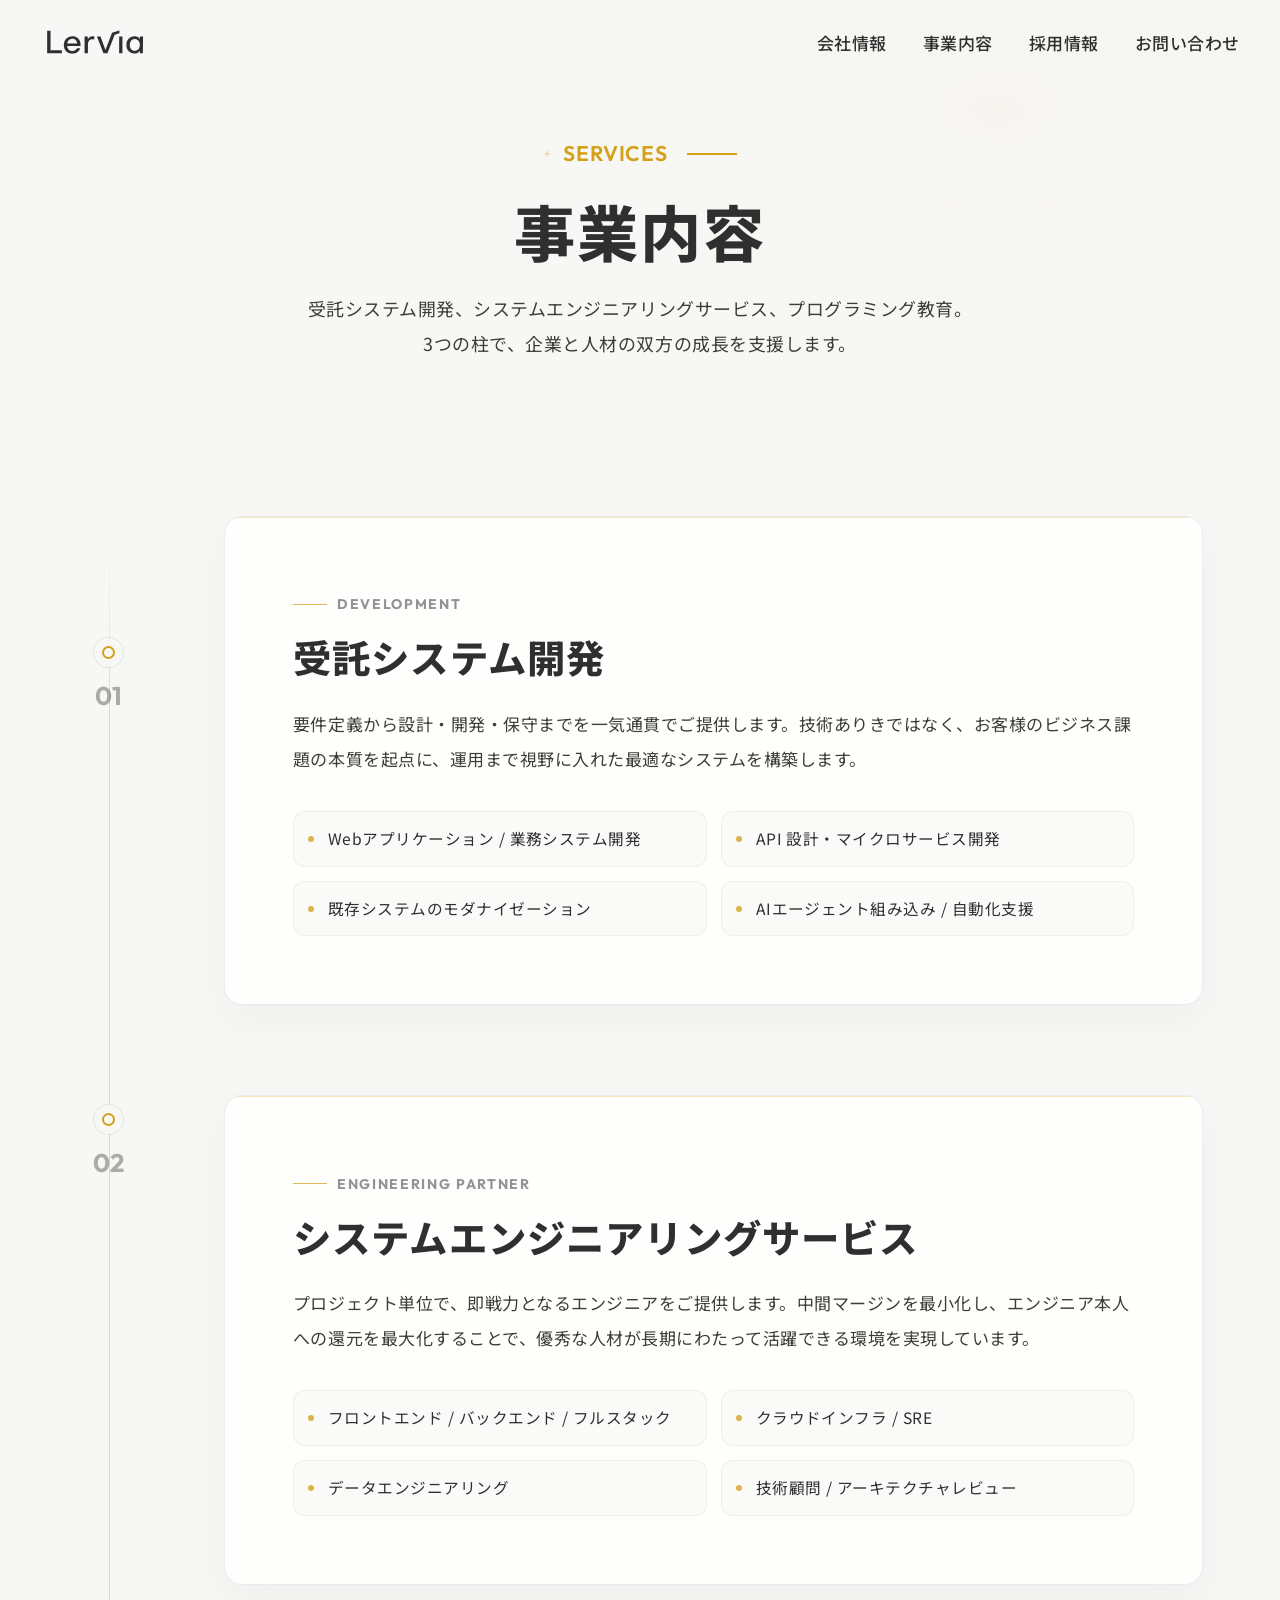
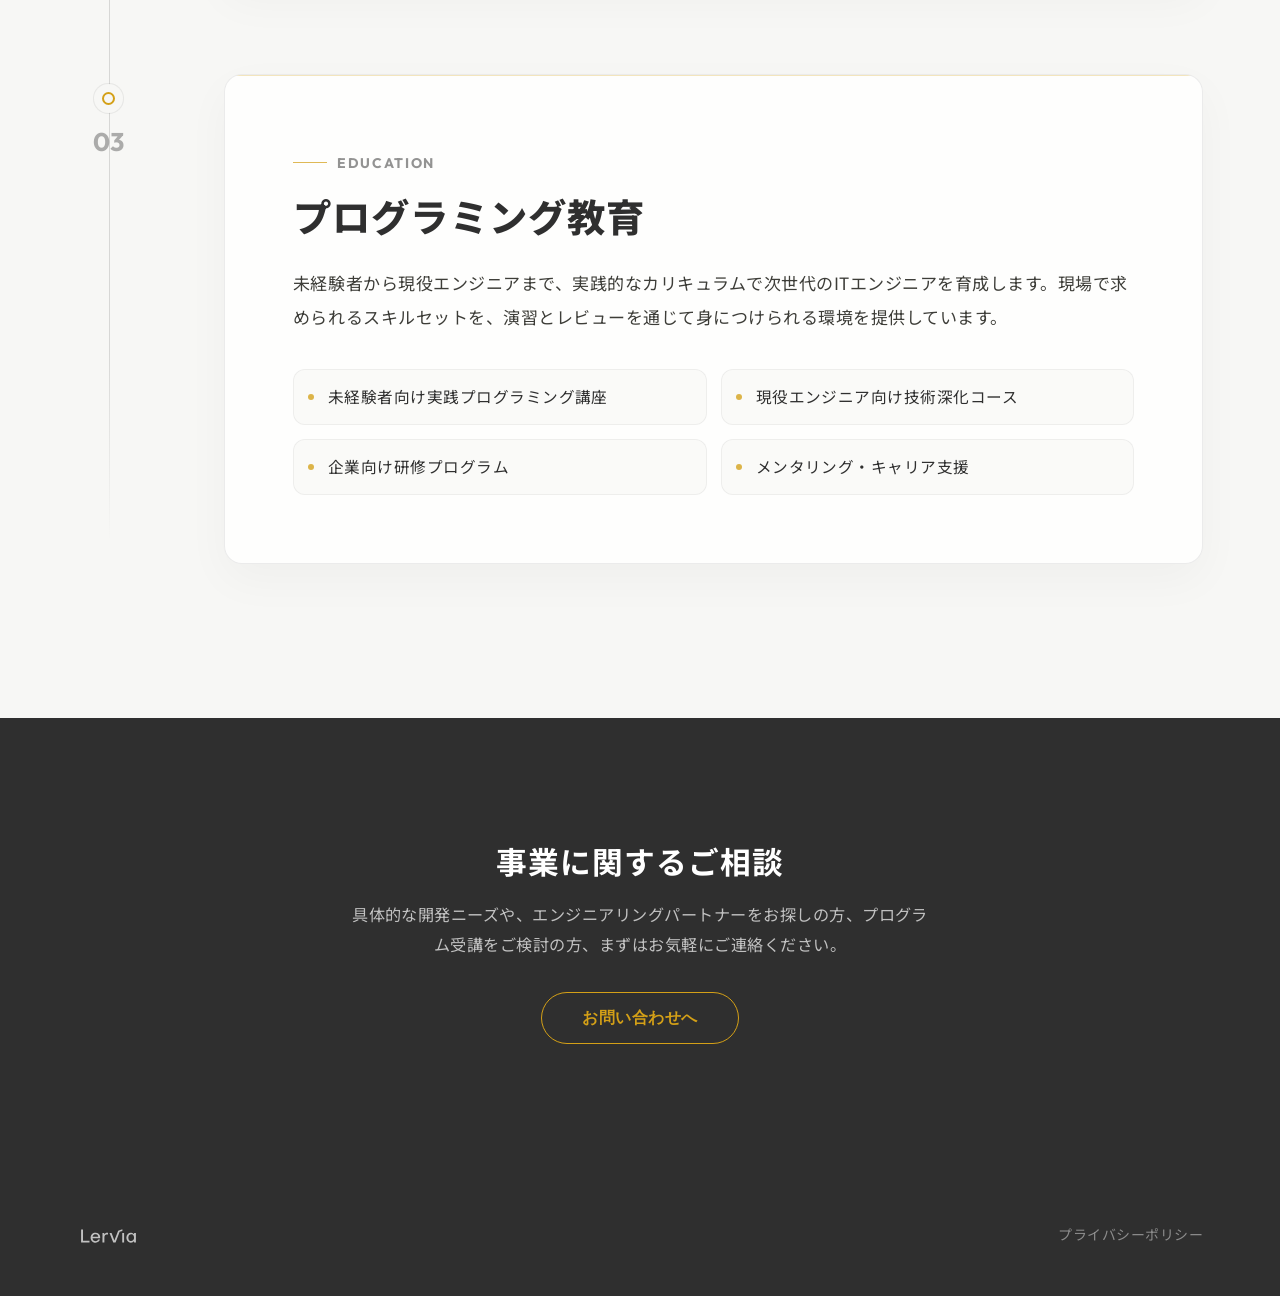
<file: services.html>
<!DOCTYPE html>
<html lang="ja">
<head>
<meta charset="UTF-8">
<meta name="viewport" content="width=device-width, initial-scale=1.0">
<title>事業内容 — 株式会社Lervia</title>
<meta name="referrer" content="strict-origin-when-cross-origin">
<link rel="preconnect" href="https://fonts.googleapis.com">
<link rel="preconnect" href="https://fonts.gstatic.com" crossorigin>
<link href="https://fonts.googleapis.com/css2?family=Noto+Sans+JP:wght@300;400;500;700;900&family=Outfit:wght@300;400;500;600;700;800&display=swap" rel="stylesheet">
<link rel="stylesheet" href="styles.css">
</head>
<body class="services-page">

<!-- HEADER -->
<header class="header" id="header">
  <a href="index.html" class="logo"><svg viewBox="0 0 1050 400" xmlns="http://www.w3.org/2000/svg"><path class="cls-1" d="M951.79,306.82l-2.1-23.01c-17.52,31.29-60.89,32.53-88.67,17.23-10.45-5.75-18.68-14.17-25.03-24.09-9.94-15.51-13.25-32.91-12.98-51.26.7-47.36,33.06-83.05,81.2-80.29,19.44,1.11,36.24,8.99,45.67,26.37l1.78-23.03h30.15s-.02,157.93-.02,157.93l-29.99.16ZM905.82,283.83c16.43-.81,30.36-9.55,37.73-23.85,10.4-20.17,10.27-44.4-.11-64.47-8.38-16.22-24.32-24.39-42.25-23.73s-33.64,10.82-40.85,28.05c-7.58,18.11-7.63,39.1.4,57.13,7.98,17.92,25.06,27.85,45.07,26.87Z"/><path class="cls-1" d="M300.54,285.04c21.34,2.82,42.04-4.83,51.29-25.34l31.49.05c-4.48,13.09-11.45,24.57-21.9,33.42-21.43,18.16-53.98,21.24-80.45,13.41-49.72-14.7-64.87-70.58-46.86-114.69,7.59-18.6,21.83-32.25,40.05-40.08,13.41-5.77,27.15-7.08,41.79-6.26,11.46.64,21.86,3.9,31.98,9.26,29.98,15.89,41.63,50.35,38.31,82.6l-127.43-.02c1.17,25.3,17.37,44.42,41.74,47.64ZM354.02,214.37c-.91-10.03-4.03-18.45-8.83-26.11-12.35-19.19-40.64-22.81-59.31-13.67-15.32,7.5-24.92,22.95-26.23,39.94l94.37-.16Z"/><polygon class="cls-1" points="604.07 306.75 542.32 148.72 576.21 148.77 623.3 275.47 686.02 111.05 756.6 89.38 756.48 117.11 711.08 131.17 642.38 306.71 604.07 306.75"/><polygon class="cls-1" points="208.15 277.7 208.25 306.75 68.21 306.72 68.22 93.71 100.22 93.72 100.2 277.75 208.15 277.7"/><path class="cls-1" d="M456.5,220.2l-.29,86.59-31.75-.13.05-157.86,29.86-.14,1.3,25.32c11.25-25.08,35.87-32.08,61.49-27.06l.09,29.24c-20.26-3.7-42.54-3.17-53.4,17.25-4.13,7.76-7.31,16.95-7.34,26.79Z"/><polygon class="cls-1" points="784.98 306.56 753.89 306.81 753.87 148.73 784.96 148.72 784.98 306.56"/></svg></a>
  <nav class="header-nav">
    <a href="company.html">会社情報</a>
    <a href="services.html">事業内容</a>
    <a href="recruit.html">採用情報</a>
    <a href="contact.html">お問い合わせ</a>
  </nav>
  <button class="hamburger" id="hamburger" onclick="toggleMobileNav()">
    <span></span><span></span><span></span>
  </button>
</header>

<nav class="mobile-nav" id="mobileNav">
  <a href="company.html" onclick="toggleMobileNav()">会社情報</a>
  <a href="services.html" onclick="toggleMobileNav()">事業内容</a>
  <a href="recruit.html" onclick="toggleMobileNav()">採用情報</a>
  <a href="contact.html" onclick="toggleMobileNav()">お問い合わせ</a>
</nav>

<!-- SUBPAGE HERO -->
<section class="subpage-hero">
  <div class="subpage-hero-inner">
    <div class="section-num">SERVICES</div>
    <h1>事業内容</h1>
    <p class="lead">受託システム開発、システムエンジニアリングサービス、プログラミング教育。<br>3つの柱で、企業と人材の双方の成長を支援します。</p>
  </div>
</section>

<!-- SERVICES -->
<section class="subpage-section services-showcase">
  <div class="subpage-section-inner">
    <div class="service-list">

      <div class="service-step fade-up">
        <div class="service-timeline" aria-hidden="true">
          <span class="service-dot"></span>
          <span class="service-num">01</span>
        </div>
        <div class="service-card">
          <span class="tag">DEVELOPMENT</span>
          <h3>受託システム開発</h3>
          <p>要件定義から設計・開発・保守までを一気通貫でご提供します。技術ありきではなく、お客様のビジネス課題の本質を起点に、運用まで視野に入れた最適なシステムを構築します。</p>
          <ul>
            <li>Webアプリケーション / 業務システム開発</li>
            <li>API 設計・マイクロサービス開発</li>
            <li>既存システムのモダナイゼーション</li>
            <li>AIエージェント組み込み / 自動化支援</li>
          </ul>
        </div>
      </div>

      <div class="service-step fade-up">
        <div class="service-timeline" aria-hidden="true">
          <span class="service-dot"></span>
          <span class="service-num">02</span>
        </div>
        <div class="service-card">
          <span class="tag">ENGINEERING PARTNER</span>
          <h3>システムエンジニアリングサービス</h3>
          <p>プロジェクト単位で、即戦力となるエンジニアをご提供します。中間マージンを最小化し、エンジニア本人への還元を最大化することで、優秀な人材が長期にわたって活躍できる環境を実現しています。</p>
          <ul>
            <li>フロントエンド / バックエンド / フルスタック</li>
            <li>クラウドインフラ / SRE</li>
            <li>データエンジニアリング</li>
            <li>技術顧問 / アーキテクチャレビュー</li>
          </ul>
        </div>
      </div>

      <div class="service-step fade-up">
        <div class="service-timeline" aria-hidden="true">
          <span class="service-dot"></span>
          <span class="service-num">03</span>
        </div>
        <div class="service-card">
          <span class="tag">EDUCATION</span>
          <h3>プログラミング教育</h3>
          <p>未経験者から現役エンジニアまで、実践的なカリキュラムで次世代のITエンジニアを育成します。現場で求められるスキルセットを、演習とレビューを通じて身につけられる環境を提供しています。</p>
          <ul>
            <li>未経験者向け実践プログラミング講座</li>
            <li>現役エンジニア向け技術深化コース</li>
            <li>企業向け研修プログラム</li>
            <li>メンタリング・キャリア支援</li>
          </ul>
        </div>
      </div>

    </div>
  </div>
</section>

<!-- CTA -->
<section class="cta-block">
  <h3>事業に関するご相談</h3>
  <p>具体的な開発ニーズや、エンジニアリングパートナーをお探しの方、プログラム受講をご検討の方、まずはお気軽にご連絡ください。</p>
  <a href="contact.html" class="btn-cta">お問い合わせへ</a>
</section>

<!-- FOOTER -->
<footer class="footer">
  <div class="footer-inner">
    <div>
      <div class="footer-logo"><svg viewBox="0 0 1050 400" xmlns="http://www.w3.org/2000/svg" style="height:24px;width:auto"><path style="fill:rgba(255,255,255,0.7)" d="M951.79,306.82l-2.1-23.01c-17.52,31.29-60.89,32.53-88.67,17.23-10.45-5.75-18.68-14.17-25.03-24.09-9.94-15.51-13.25-32.91-12.98-51.26.7-47.36,33.06-83.05,81.2-80.29,19.44,1.11,36.24,8.99,45.67,26.37l1.78-23.03h30.15s-.02,157.93-.02,157.93l-29.99.16ZM905.82,283.83c16.43-.81,30.36-9.55,37.73-23.85,10.4-20.17,10.27-44.4-.11-64.47-8.38-16.22-24.32-24.39-42.25-23.73s-33.64,10.82-40.85,28.05c-7.58,18.11-7.63,39.1.4,57.13,7.98,17.92,25.06,27.85,45.07,26.87Z"/><path style="fill:rgba(255,255,255,0.7)" d="M300.54,285.04c21.34,2.82,42.04-4.83,51.29-25.34l31.49.05c-4.48,13.09-11.45,24.57-21.9,33.42-21.43,18.16-53.98,21.24-80.45,13.41-49.72-14.7-64.87-70.58-46.86-114.69,7.59-18.6,21.83-32.25,40.05-40.08,13.41-5.77,27.15-7.08,41.79-6.26,11.46.64,21.86,3.9,31.98,9.26,29.98,15.89,41.63,50.35,38.31,82.6l-127.43-.02c1.17,25.3,17.37,44.42,41.74,47.64ZM354.02,214.37c-.91-10.03-4.03-18.45-8.83-26.11-12.35-19.19-40.64-22.81-59.31-13.67-15.32,7.5-24.92,22.95-26.23,39.94l94.37-.16Z"/><polygon style="fill:rgba(255,255,255,0.7)" points="604.07 306.75 542.32 148.72 576.21 148.77 623.3 275.47 686.02 111.05 756.6 89.38 756.48 117.11 711.08 131.17 642.38 306.71 604.07 306.75"/><polygon style="fill:rgba(255,255,255,0.7)" points="208.15 277.7 208.25 306.75 68.21 306.72 68.22 93.71 100.22 93.72 100.2 277.75 208.15 277.7"/><path style="fill:rgba(255,255,255,0.7)" d="M456.5,220.2l-.29,86.59-31.75-.13.05-157.86,29.86-.14,1.3,25.32c11.25-25.08,35.87-32.08,61.49-27.06l.09,29.24c-20.26-3.7-42.54-3.17-53.4,17.25-4.13,7.76-7.31,16.95-7.34,26.79Z"/><polygon style="fill:rgba(255,255,255,0.7)" points="784.98 306.56 753.89 306.81 753.87 148.73 784.96 148.72 784.98 306.56"/></svg></div>
    </div>
    <div class="footer-links">
      <a href="privacy.html">プライバシーポリシー</a>
    </div>
  </div>
</footer>

<script>
const header = document.getElementById('header');
let lastScrollY = window.scrollY;
window.addEventListener('scroll', () => {
  const y = window.scrollY;
  header.classList.toggle('scrolled', y > 60);
  if (y > lastScrollY && y > 120) { header.classList.add('hidden'); }
  else { header.classList.remove('hidden'); }
  lastScrollY = y;
});
function toggleMobileNav() {
  document.getElementById('hamburger').classList.toggle('active');
  document.getElementById('mobileNav').classList.toggle('active');
  document.body.style.overflow = document.getElementById('mobileNav').classList.contains('active') ? 'hidden' : '';
}
const observer = new IntersectionObserver((entries) => {
  entries.forEach(entry => { if (entry.isIntersecting) entry.target.classList.add('visible'); });
}, { threshold: 0.15 });
document.querySelectorAll('.fade-up').forEach(el => observer.observe(el));
</script>

</body>
</html>
</file>
<file: styles.css>
:root {
  --primary: #2f2f2f;
  --accent: #D4A017;
  --accent-light: #FFF1AB;
  --white: #ffffff;
  --main-bg: #F7F7F5;
  --gray-50: #F7F7F5;
  --gray-100: #EFEFEC;
  --gray-200: #E0E0DB;
  --gray-300: #C8C8C2;
  --gray-400: #9A9A92;
  --gray-500: #6E6E66;
  --gray-600: #52524C;
  --gray-700: #3D3D38;
  --gray-800: #2f2f2f;
  --gray-900: #1a1a18;
  --font-en: 'Outfit', sans-serif;
  --font-jp: 'Noto Sans JP', sans-serif;
  --section-pad: clamp(80px, 12vw, 160px);
}

*, *::before, *::after { margin: 0; padding: 0; box-sizing: border-box; }

html { scroll-behavior: smooth; font-size: 17px; }
@media (min-width: 1400px) { html { font-size: 18px; } }
@media (max-width: 480px)  { html { font-size: 16px; } }

body {
  font-family: var(--font-jp);
  color: var(--gray-800);
  background: var(--main-bg);
  overflow-x: hidden;
  letter-spacing: 0.03em;
  text-wrap: pretty;
  -webkit-font-smoothing: antialiased;
}

a { text-decoration: none; color: inherit; }
ul { list-style: none; }
img { max-width: 100%; display: block; }

/* ============ HEADER ============ */
.header {
  position: fixed; top: 0; left: 0; width: 100%; z-index: 1000;
  padding: 20px 40px;
  display: flex; align-items: center; justify-content: space-between;
  transition: background 0.4s, box-shadow 0.4s, transform 0.4s ease;
}
.header.hidden { transform: translateY(-100%); }
.header.scrolled {
  background: rgba(247,247,245,0.95);
  backdrop-filter: blur(12px);
  box-shadow: 0 1px 20px rgba(0,0,0,0.06);
}
.home-page .header:not(.scrolled) {
  background: linear-gradient(180deg, rgba(247,247,245,0.5), rgba(247,247,245,0.18));
  backdrop-filter: blur(8px);
  box-shadow: 0 1px 18px rgba(26,26,24,0.03);
}
.logo {
  display: flex; align-items: center; height: 44px;
  transition: filter 0.4s;
}
.logo-text {
  font-family: var(--font-en);
  font-size: clamp(1.8rem, 3vw, 2.25rem);
  font-weight: 500;
  letter-spacing: -0.04em;
  color: var(--primary);
}
.logo svg { height: 42px; width: auto; }
.logo svg .cls-1 { fill: #2f2f2f; transition: fill 0.4s; }
.home-page .header:not(.scrolled) .logo svg .cls-1 { fill: var(--primary); }
.header.scrolled .logo svg .cls-1 { fill: #2f2f2f; }

.header-nav { display: flex; align-items: center; gap: 36px; margin-left: auto; margin-right: 0; }
.header-nav a {
  font-family: var(--font-jp); font-size: 1rem; font-weight: 500;
  letter-spacing: 0.03em; color: var(--primary);
  position: relative; transition: color 0.3s;
}
.home-page .header:not(.scrolled) .header-nav a {
  color: var(--gray-900);
  text-shadow: 0 1px 14px rgba(247,247,245,0.82);
}
.header-nav a::after {
  content: ''; position: absolute; bottom: -4px; left: 0;
  width: 0; height: 2px; background: var(--accent);
  transition: width 0.3s;
}
.header-nav a:hover { color: var(--primary); }
.header-nav a:hover::after { width: 100%; }
.header.scrolled .header-nav a { color: var(--primary); }
.header.scrolled .header-nav a:hover { color: var(--accent); }

/* ============ HERO ============ */
.hero {
  position: relative;
  min-height: 100svh;
  display: flex;
  align-items: center;
  padding: 128px clamp(24px, 6vw, 120px) clamp(72px, 10vh, 120px);
  background: var(--primary);
  overflow: hidden;
  isolation: isolate;
}
.hero::before {
  content: ''; position: absolute; inset: 0;
  background:
    linear-gradient(90deg, rgba(247,247,245,0.96) 0%, rgba(247,247,245,0.76) 34%, rgba(247,247,245,0.22) 62%, rgba(247,247,245,0) 100%),
    linear-gradient(0deg, rgba(26,26,24,0.22) 0%, rgba(26,26,24,0) 42%);
  pointer-events: none;
  z-index: 1;
}
.hero-bg {
  position: absolute;
  inset: 0;
  width: 100%;
  height: 100%;
  object-fit: cover;
  object-position: center right;
  filter: saturate(0.92) contrast(1.05);
  transform: scale(1.06) translateX(-2.2%);
  z-index: 0;
}
.hero-content {
  z-index: 3;
  width: min(780px, 100%);
  position: relative;
  transform: translateY(-5vh);
}
.hero-content::before {
  content: '';
  display: block;
  width: 0;
  height: 3px;
  margin-bottom: 28px;
  background: var(--accent);
  box-shadow: 0 0 28px rgba(212,160,23,0.45);
}
.hero h1 {
  position: relative;
  color: var(--white);
  font-size: 5.8rem;
  font-weight: 900;
  line-height: 1.18;
  letter-spacing: 0;
  max-width: 760px;
  opacity: 1;
  transform: none;
  clip-path: none;
}
.hero h1 .highlight {
  display: block;
  color: var(--accent);
  text-shadow:
    0 2px 0 rgba(255,255,255,0.34),
    0 16px 42px rgba(26,26,24,0.18);
}
.hero-tagline {
  margin-top: 28px;
  color: var(--primary);
  font-size: 1.45rem;
  font-weight: 700;
  line-height: 1.7;
  letter-spacing: 0.04em;
  text-shadow:
    0 1px 0 rgba(255,255,255,0.62),
    0 12px 32px rgba(26,26,24,0.16);
  opacity: 1;
  transform: none;
}

.hero-scroll {
  position: absolute;
  left: 50%;
  bottom: -1px;
  width: 76px;
  height: 38px;
  transform: translateX(-50%);
  display: grid;
  place-items: center;
  color: var(--accent);
  opacity: 1;
  z-index: 4;
  pointer-events: none;
}
.hero-scroll .scroll-circle {
  width: 76px;
  height: 38px;
  border-radius: 76px 76px 0 0;
  border: 0;
  color: var(--accent);
  display: grid; place-items: center;
  background: var(--main-bg);
  box-shadow: 0 -8px 24px rgba(26,26,24,0.04);
}
.hero-scroll svg {
  width: 22px;
  height: 22px;
  margin-top: 6px;
}
.hero-scroll .scroll-label { color: var(--accent); }
.scroll-line {
  width: 1px; height: 60px; background: linear-gradient(to bottom, var(--gray-400), transparent);
}

/* ============ SECTION COMMON ============ */
.section-num {
  font-family: var(--font-en); font-size: 1.25rem; font-weight: 600;
  letter-spacing: 0.03em; color: var(--accent);
  display: flex; align-items: center; gap: 20px; margin-bottom: 32px;
}
.section-num::after { content: ''; width: 50px; height: 2px; background: var(--accent); }
.section-num::before {
  content: '+'; font-size: 0.9rem; font-weight: 300; color: var(--accent);
  opacity: 0.4; margin-right: -8px;
}
.section-title-en {
  font-family: var(--font-en); font-size: clamp(2.4rem, 5vw, 4rem);
  font-weight: 800; letter-spacing: 0.03em; color: var(--primary);
  line-height: 1.1; margin-bottom: 12px; position: relative;
}
.section-lead {
  font-size: clamp(1rem, 1.15vw, 1.1rem); line-height: 2.1; color: var(--gray-800);
  font-weight: 400; max-width: 780px; letter-spacing: 0.03em;
}
.btn-more {
  display: inline-flex; align-items: center; gap: 10px;
  font-family: var(--font-en); font-weight: 600; font-size: 0.85rem;
  letter-spacing: 0.03em; color: var(--accent); margin-top: 40px;
  padding: 14px 36px; border: 1.5px solid var(--accent);
  border-radius: 100px; transition: all 0.3s;
}
.btn-more:hover {
  background: var(--accent-light); border-color: var(--accent-light); color: var(--gray-900);
}

/* ============ PHILOSOPHY ============ */
.philosophy {
  padding: var(--section-pad) clamp(24px, 6vw, 120px);
  position: relative; overflow: hidden;
}
.philosophy::before {
  content: 'Philosophy'; position: absolute; top: -20px; left: -20px;
  font-family: var(--font-en); font-size: clamp(6rem, 14vw, 12rem);
  font-weight: 800; color: var(--gray-200); opacity: 0.12;
  letter-spacing: 0.03em; line-height: 1; pointer-events: none; z-index: 0;
}
.philosophy::after {
  content: ''; position: absolute; bottom: 60px; right: clamp(24px, 6vw, 120px);
  width: 120px; height: 120px; border: 2px solid rgba(212,160,23,0.1);
  border-radius: 50%; pointer-events: none;
}
.philosophy-inner {
  max-width: 1200px; margin: 0 auto;
  display: grid; grid-template-columns: 1fr 1.6fr; gap: 80px; align-items: center;
}
.philosophy-left { display: flex; flex-direction: column; }
.philosophy-right { display: flex; flex-direction: column; }
.philosophy-statement {
  font-size: clamp(1.4rem, 2.8vw, 2rem); font-weight: 700;
  line-height: 2; color: var(--primary); letter-spacing: 0.03em;
}
.philosophy-statement .em {
  background: linear-gradient(transparent 60%, rgba(255,241,171,0.45) 60%);
}
.philosophy-divider {
  width: 40px; height: 3px; background: var(--accent); margin: 32px 0;
}
.btn-philosophy {
  display: inline-flex; align-items: center; gap: 8px;
  font-family: var(--font-en); font-weight: 600; font-size: 0.82rem;
  letter-spacing: 0.03em; color: var(--accent); margin-top: 32px;
  padding: 12px 28px; border: 1.5px solid var(--accent);
  border-radius: 100px; transition: all 0.3s; width: fit-content;
}
.btn-philosophy:hover {
  background: var(--accent-light); border-color: var(--accent-light); color: var(--gray-900);
}

/* ============ PHOTO GALLERY ============ */
.photo-gallery {
  position: relative;
  padding: clamp(60px, 8vw, 100px) 0 clamp(140px, 20vw, 260px);
  margin-bottom: 0;
}
.photo-gallery::before {
  content: 'Business'; position: absolute; top: clamp(-90px, -6vw, -40px); left: -20px;
  font-family: var(--font-en); font-size: clamp(6rem, 14vw, 12rem);
  font-weight: 800; color: var(--gray-200); opacity: 0.18;
  letter-spacing: 0.03em; line-height: 1; pointer-events: none; z-index: 6;
}
.photo-gallery::after {
  content: ''; position: absolute; bottom: 0; left: 0; right: 0;
  height: 400px;
  background: linear-gradient(to bottom, rgba(47,47,47,0), var(--primary));
  pointer-events: none; z-index: 5;
}
.photo-strip {
  max-width: 1400px; margin: 0 auto;
  display: flex; flex-direction: column; gap: 0;
}
/* Each photo block: full-width, diagonal clip, overlapping */
.photo-block {
  position: relative; width: 100%;
  height: clamp(360px, 45vw, 560px);
  margin-top: -60px;
}
.photo-block:first-child { margin-top: 0; }
.photo-block-bg {
  position: absolute; inset: 0;
  background-size: cover; background-position: center;
}
.photo-block-overlay {
  position: absolute; inset: 0;
  background: linear-gradient(135deg, rgba(47,47,47,0.6) 0%, transparent 60%);
  z-index: 2;
}
.photo-block-text {
  position: absolute; z-index: 3;
  padding: clamp(32px, 5vw, 60px);
  max-width: 500px; color: var(--white);
}
.photo-block-text .pbt-label {
  font-family: var(--font-en); font-size: 0.85rem; font-weight: 600;
  letter-spacing: 0.08em; color: var(--accent-light); margin-bottom: 14px;
  display: flex; align-items: center; gap: 12px;
}
.photo-block-text .pbt-label::after {
  content: ''; width: 32px; height: 1px; background: var(--accent-light);
}
.photo-block-text h3 {
  font-size: clamp(1.6rem, 3.2vw, 2.2rem); font-weight: 700;
  line-height: 1.5; margin-bottom: 20px; letter-spacing: 0.03em;
  text-shadow: 0 2px 16px rgba(0,0,0,0.45);
}
.photo-block-text p {
  font-size: clamp(1rem, 1.15vw, 1.1rem); line-height: 2;
  font-weight: 500;
  color: rgba(255,255,255,0.95); letter-spacing: 0.03em;
  text-shadow: 0 2px 14px rgba(0,0,0,0.55);
}
.pbt-copy-sp {
  display: none;
}
.title-sp {
  display: none;
}

/* Diagonal clips */
.photo-block:nth-child(1) .photo-block-bg {
  clip-path: polygon(0 0, 100% 0, 100% 85%, 0 100%);
}
.photo-block:nth-child(2) .photo-block-bg {
  clip-path: polygon(0 15%, 100% 0, 100% 100%, 0 85%);
  background-position: top center;
}
.photo-block:nth-child(2) .photo-block-overlay {
  clip-path: polygon(0 15%, 100% 0, 100% 100%, 0 85%);
}
.photo-block:nth-child(2) .photo-block-text {
  top: 28%; padding-top: 0;
}

.photo-block:nth-child(3) .photo-block-bg {
  clip-path: polygon(0 0, 100% 15%, 100% 100%, 0 85%);
  background-size: 110%;
  background-position: center 30%;
}
.photo-block:nth-child(3) .photo-block-overlay {
  clip-path: polygon(0 0, 100% 15%, 100% 100%, 0 85%);
  background: linear-gradient(135deg, rgba(47,47,47,0.65) 0%, rgba(47,47,47,0.35) 20%, transparent 38%);
}

/* Accent shapes */
.photo-block .accent-tri {
  position: absolute; z-index: 4; pointer-events: none;
}
.photo-block:nth-child(1) .accent-tri {
  top: 0; right: 0;
  width: 0; height: 0;
  border-left: 120px solid transparent;
  border-top: 120px solid var(--accent);
  opacity: 0.15;
}
.photo-block:nth-child(2) .accent-tri {
  bottom: 20%; left: 40%;
  width: 80px; height: 80px;
  border: 2px solid var(--accent-light); opacity: 0.12;
  transform: rotate(45deg);
}
.photo-block:nth-child(3) .accent-tri {
  top: 20%; right: 10%;
  width: 0; height: 0;
  border-left: 80px solid transparent;
  border-bottom: 80px solid var(--accent);
  opacity: 0.1;
}

@media (max-width: 768px) {
  .photo-block { height: clamp(280px, 60vw, 400px); margin-top: -40px; }
  .photo-block-text { max-width: 100%; }
  .photo-block:nth-child(2) .photo-block-text { text-align: left; }
}

/* ============ RECRUIT ============ */
.recruit {
  padding: var(--section-pad) clamp(24px, 6vw, 120px);
  background: var(--gray-50);
  position: relative; overflow: hidden;
}
.recruit::before {
  content: 'Recruit'; position: absolute; bottom: -10px; right: 0; transform: none;
  font-family: var(--font-en); font-size: clamp(6.5rem, 16vw, 14rem);
  font-weight: 800; color: var(--gray-200); opacity: 0.12;
  letter-spacing: 0.03em; line-height: 1; pointer-events: none;
}
.recruit::after {
  content: ''; position: absolute; top: 80px; left: clamp(24px, 6vw, 120px);
  width: 60px; height: 2px; background: var(--accent); opacity: 0.2;
  pointer-events: none;
}
.recruit-inner {
  max-width: 1200px; margin: 0 auto;
  display: grid; grid-template-columns: 1fr 1fr; gap: 80px;
  align-items: center;
}
.recruit-inner > *:nth-child(2) { padding-left: clamp(0px, 4vw, 64px); }
.recruit-visual {
  position: relative; min-height: 480px;
}
.recruit-visual::before {
  content: '';
  position: absolute;
  top: -26px;
  left: -22px;
  width: 120px;
  height: 120px;
  border: 1px solid rgba(212,160,23,0.26);
  border-radius: 50%;
  z-index: 0;
  pointer-events: none;
}
.recruit-visual::after {
  content: '';
  position: absolute;
  bottom: 18px;
  left: 8%;
  width: 92px;
  height: 2px;
  background: linear-gradient(90deg, rgba(212,160,23,0), rgba(212,160,23,0.75));
  z-index: 1;
  pointer-events: none;
}
.recruit-img-main {
  width: 92%; aspect-ratio: 4/3; border-radius: 0; overflow: hidden;
  position: relative; z-index: 2;
  box-shadow: 0 12px 40px rgba(0,0,0,0.08);
  background-size: cover; background-position: center;
  clip-path: polygon(0 7%, 100% 0, 100% 93%, 0 100%);
}
.recruit-img-main::after {
  content: '';
  position: absolute;
  inset: 10px;
  border: 1.5px solid rgba(212,160,23,0.35);
  border-radius: 0;
  clip-path: polygon(0 8%, 100% 0, 100% 92%, 0 100%);
  pointer-events: none;
}
.recruit-accent {
  position: absolute; top: 18%; right: -2%;
  width: 210px; height: 210px; border-radius: 50%;
  background: linear-gradient(135deg, rgba(255,241,171,0.4), rgba(212,160,23,0.15));
  z-index: 1;
}
.recruit-accent::before {
  content: '';
  position: absolute;
  inset: -24px;
  border: 1px solid rgba(212,160,23,0.22);
  border-radius: 50%;
  pointer-events: none;
}

/* ============ NUMBERS ============ */
.numbers {
  padding: clamp(60px, 10vw, 120px) clamp(24px, 6vw, 120px) clamp(80px, 12vw, 140px);
  background: var(--primary);
  position: relative; overflow: hidden;
  margin-top: -1px;
}
.numbers-bg {
  position: absolute; left: 30%; bottom: 8%;
  transform: translateX(-50%);
  width: min(760px, 68%); height: auto;
  pointer-events: none; z-index: 1;
  user-select: none;
}
.numbers::before {
  content: ''; position: absolute; inset: 0;
  background:
    radial-gradient(ellipse 500px 400px at 20% 50%, rgba(212,160,23,0.1), transparent),
    radial-gradient(ellipse 400px 300px at 80% 80%, rgba(212,160,23,0.06), transparent);
  pointer-events: none;
}
.numbers::after {
  content: ''; position: absolute; top: -80px; right: -80px;
  width: 300px; height: 300px;
  border: 1px solid rgba(212,160,23,0.08);
  border-radius: 50%; pointer-events: none;
}
.numbers-inner { max-width: 1200px; margin: 0 auto; position: relative; z-index: 2; }
.numbers-header { text-align: center; margin-bottom: 48px; }
.numbers-header .section-num {
  color: var(--accent); justify-content: center;
  font-size: clamp(1.6rem, 3vw, 2.2rem); letter-spacing: 0.03em;
  gap: 28px; margin-bottom: 40px;
}
.numbers-header .section-num::after { background: var(--accent); width: 72px; height: 2px; }
.numbers-header .section-num::before { font-size: 1.2rem; }
.numbers-header .section-title-en {
  color: var(--white); text-align: center;
  font-size: clamp(2.2rem, 5vw, 3.4rem);
}
.numbers-lead {
  max-width: 1040px; margin: 0 auto 64px; text-align: center;
  font-size: clamp(1.05rem, 1.6vw, 1.35rem); line-height: 2.5;
  color: var(--white);
  font-weight: 500; letter-spacing: 0.03em;
  text-shadow: 0 2px 16px rgba(0,0,0,0.6);
}
.numbers-grid { display: flex; justify-content: flex-end; margin-top: clamp(140px, 16vw, 240px); padding-right: clamp(40px, 6vw, 100px); position: relative; z-index: 4; }
.number-item {
  text-align: right; padding: 8px 0;
  position: relative; max-width: 440px;
}
.stat-overline {
  font-size: clamp(1.15rem, 1.9vw, 1.5rem);
  color: rgba(255,255,255,0.82);
  letter-spacing: 0.03em; margin-bottom: 20px;
  font-weight: 500; line-height: 1.6;
}
.stat-overline-em {
  font-size: clamp(1.9rem, 3.6vw, 2.7rem);
  color: var(--white); font-weight: 700;
  letter-spacing: 0.03em;
}
.stat-rule {
  width: 56px; height: 1px; background: var(--accent);
  margin: 18px 0 18px auto;
}
.number-label {
  font-size: 0.95rem; color: rgba(255,255,255,0.6);
  font-weight: 400; letter-spacing: 0.03em;
  line-height: 1.8;
}
.number-val {
  font-family: var(--font-en); font-size: clamp(6rem, 13vw, 11rem);
  font-weight: 800; color: var(--accent); line-height: 1; margin-bottom: 8px;
  letter-spacing: 0.03em;
  text-shadow: 0 4px 30px rgba(212,160,23,0.35);
}
.number-unit { font-size: clamp(1.9rem, 3.6vw, 2.9rem); font-weight: 600; color: var(--accent); }

@media (min-width: 769px) {
  .numbers-inner {
    display: grid;
    grid-template-columns: minmax(0, 1.15fr) minmax(320px, 0.72fr);
    column-gap: clamp(64px, 8vw, 128px);
    align-items: center;
  }
  .numbers-header,
  .numbers-lead {
    grid-column: 1 / -1;
  }
  .numbers-bg {
    position: relative;
    left: auto;
    bottom: auto;
    width: min(720px, 100%);
    margin: clamp(-20px, -1.5vw, -8px) 0 0;
    transform: none;
    justify-self: end;
  }
  .numbers-grid {
    justify-content: flex-start;
    align-self: start;
    margin-top: clamp(20px, 3vw, 44px);
    padding-right: 0;
  }
  .number-item {
    text-align: left;
  }
  .stat-rule {
    margin-left: 0;
    margin-right: auto;
  }
}
/* ============ FOOTER ============ */
.footer {
  padding: 60px clamp(24px, 6vw, 120px) 40px;
  background: var(--primary); color: rgba(255,255,255,0.6);
  border-top: none;
}
.footer-inner {
  max-width: 1200px; margin: 0 auto;
  display: flex; align-items: flex-start; justify-content: space-between;
}
.footer-logo {
  margin-bottom: 8px; display: flex; align-items: center;
}
.footer-logo span { color: var(--accent); }
.footer-links { display: flex; gap: 32px; }
.footer-links a {
  font-size: 0.82rem; color: rgba(255,255,255,0.45);
  transition: color 0.3s;
}
.footer-links a:hover { color: var(--accent); }

/* ============ ANIMATIONS ============ */
.fade-up {
  opacity: 0; transform: translateY(40px);
  transition: opacity 0.8s ease, transform 0.8s ease;
}
.fade-up.visible { opacity: 1; transform: translateY(0); }
.fade-up-delay-1 { transition-delay: 0.15s; }

/* ============ RESPONSIVE ============ */
/* Hamburger menu button */
.hamburger {
  display: none; background: none; border: none; cursor: pointer;
  width: 36px; height: 36px; position: relative; z-index: 1001;
}
.hamburger span {
  display: block; width: 22px; height: 2px; background: var(--primary);
  margin: 5px auto; transition: all 0.3s;
}
.hamburger.active span:nth-child(1) { transform: rotate(45deg) translate(5px, 5px); }
.hamburger.active span:nth-child(2) { opacity: 0; }
.hamburger.active span:nth-child(3) { transform: rotate(-45deg) translate(5px, -5px); }

/* Mobile nav overlay */
.mobile-nav {
  display: none; position: fixed; inset: 0; z-index: 999;
  background: rgba(247,247,245,0.98); backdrop-filter: blur(16px);
  flex-direction: column; align-items: center; justify-content: center; gap: 32px;
}
.mobile-nav.active { display: flex; }
.mobile-nav a {
  font-family: var(--font-en); font-size: 1.2rem; font-weight: 600;
  letter-spacing: 0.03em; text-transform: uppercase; color: var(--primary);
  transition: color 0.3s;
}
.mobile-nav a:hover { color: var(--accent); }
@media (max-width: 1024px) {
  .recruit-inner { grid-template-columns: 1fr; gap: 48px; }
  .recruit-inner > *:nth-child(2) { padding-left: clamp(40px, 9vw, 96px); }
  .header-nav { display: none; }
  .hamburger { display: block; }
  .recruit-visual { min-height: 360px; }
  .recruit-img-main { width: 88%; }
  .recruit-accent { top: 16%; right: 0; width: 170px; height: 170px; }
  .recruit-visual::before { width: 96px; height: 96px; top: -18px; left: -10px; }
  .numbers-bg {
    width: min(720px, 92%); bottom: auto; top: 50%;
    transform: translate(-50%, -30%);
  }
  .numbers-grid { justify-content: center; margin-top: clamp(100px, 32vw, 220px); }
  .number-item { text-align: center; max-width: 100%; }
}
@media (max-width: 768px) {
  .header { padding: 16px 20px; }
  .logo svg { height: 34px; }
  .numbers {
    padding: clamp(48px, 9vw, 96px) clamp(20px, 5vw, 48px);
  }
  .numbers-bg {
    width: 95%; top: 48%;
    transform: translate(-50%, -30%);
  }
  .numbers-lead {
    font-size: clamp(0.95rem, 3.5vw, 1.15rem);
    line-height: 1.9;
    margin-bottom: 48px;
  }
  .numbers-grid {
    justify-content: center;
    margin-top: clamp(80px, 30vw, 180px);
  }
  .number-item { text-align: center; padding: 8px 16px; max-width: 100%; }
  .stat-overline { font-size: 0.92rem; letter-spacing: 0.03em; margin-bottom: 12px; }
  .stat-overline-em { font-size: clamp(1.4rem, 6vw, 2rem); }
  .number-val { font-size: clamp(4rem, 16vw, 6.5rem); }
  .number-unit { font-size: clamp(1.3rem, 4vw, 1.9rem); }
  .number-label { font-size: 0.8rem; }
  .hero {
    min-height: 88svh;
    padding: 116px 24px 64px;
  }
  .hero::before {
    background:
      linear-gradient(90deg, rgba(26,26,24,0.82) 0%, rgba(26,26,24,0.5) 58%, rgba(26,26,24,0.08) 100%),
      linear-gradient(0deg, rgba(26,26,24,0.58) 0%, rgba(26,26,24,0) 52%);
  }
  .hero-bg { object-position: 58% center; }
  .hero-content {
    max-width: 100%;
  }
  .hero h1 { font-size: 4.2rem; }
  .hero-tagline {
    color: var(--white);
    font-size: 1.22rem;
    margin-top: 22px;
    text-shadow: 0 12px 32px rgba(0,0,0,0.55);
  }
  .hero-scroll {
    left: 50%;
    right: auto;
    bottom: -1px;
    width: 72px;
    height: 36px;
  }
  .hero-scroll .scroll-circle {
    width: 72px;
    height: 36px;
    border-radius: 72px 72px 0 0;
  }
  .hero-scroll svg { width: 21px; height: 21px; margin-top: 5px; }
  .philosophy-inner { grid-template-columns: 1fr; gap: 24px; }
  .philosophy-left { align-items: flex-start; }
  .philosophy-divider { margin: 20px 0; }
  .philosophy-statement { font-size: clamp(1.1rem, 4.5vw, 1.5rem); }
  .section-title-en { font-size: clamp(1.8rem, 7vw, 2.8rem); }
  .recruit-inner { gap: 36px; }
  .recruit-visual { min-height: 300px; }
  .recruit-img-main { width: 92%; }
  .recruit-visual::before { width: 74px; height: 74px; top: -8px; left: -4px; }
  .recruit-visual::after { width: 72px; left: 10%; }
  .recruit-accent { top: 14%; right: -2%; width: 132px; height: 132px; }
  .recruit-accent::before { inset: -16px; }
  .footer-inner { flex-direction: column; gap: 24px; }
  .footer-links { flex-wrap: wrap; gap: 20px; }
  .photo-block { height: clamp(280px, 60vw, 400px); margin-top: -40px; }
  .photo-block-text { max-width: 100%; }
  .photo-block:nth-child(2) .photo-block-text { text-align: left; }
}
@media (max-width: 480px) {
  .header { padding: 14px 16px; }
  .logo svg { height: 30px; }
  .hero {
    min-height: 86svh;
    padding: 104px 20px 72px;
  }
  .hero::before {
    background:
      linear-gradient(90deg, rgba(26,26,24,0.76) 0%, rgba(26,26,24,0.36) 64%, rgba(26,26,24,0.06) 100%),
      linear-gradient(0deg, rgba(26,26,24,0.66) 0%, rgba(26,26,24,0.02) 62%);
  }
  .hero-bg { object-position: 54% center; }
  .hero h1 { font-size: 3.05rem; }
  .hero-content { transform: translateY(-4vh); }
  .hero-tagline {
    color: var(--white);
    font-size: 1.05rem;
    margin-top: 18px;
    text-shadow: 0 10px 28px rgba(0,0,0,0.62);
  }
  .hero-scroll {
    left: 50%;
    right: auto;
    bottom: -1px;
    width: 66px;
    height: 33px;
  }
  .hero-scroll .scroll-circle {
    width: 66px;
    height: 33px;
    border-radius: 66px 66px 0 0;
  }
  .hero-scroll svg { width: 20px; height: 20px; margin-top: 5px; }
  .philosophy-statement { font-size: 1.1rem; line-height: 1.8; }
  .section-num { font-size: 1rem; }
  .section-title-en { font-size: 1.6rem; }
  .section-lead { font-size: 0.88rem; line-height: 2; }
  .recruit-visual { min-height: 240px; }
  .recruit-img-main { width: 96%; }
  .recruit-visual::after { width: 58px; bottom: 12px; }
  .recruit-accent { top: 12%; right: -4%; width: 98px; height: 98px; }
  .recruit-accent::before { inset: -12px; }
  .footer { padding: 40px 20px 32px; }
  .footer-inner {
    flex-direction: row;
    align-items: center;
    gap: 20px;
  }
  .footer-logo {
    margin-bottom: 0;
  }
  .footer-links {
    margin-left: auto;
    justify-content: flex-end;
    gap: 16px;
  }
  .footer-links a { font-size: 0.78rem; }
  .numbers-bg {
    width: 100%; top: 46%;
    transform: translate(-50%, -30%);
  }
  .numbers-lead { font-size: 0.95rem; line-height: 1.85; }
  .numbers-grid { margin-top: clamp(60px, 28vw, 160px); }
  .stat-overline { font-size: 0.85rem; }
  .stat-overline-em { font-size: 1.35rem; }
  .number-val { font-size: clamp(3.6rem, 18vw, 5.2rem); }
  .number-unit { font-size: 1.2rem; }
  .number-label { font-size: 0.76rem; }
}

@media (max-width: 768px) {
  .numbers {
    min-height: auto;
    padding: 76px 22px 88px;
    background:
      radial-gradient(ellipse 280px 240px at 50% 42%, rgba(212,160,23,0.12), transparent 72%),
      var(--primary);
  }
  .numbers::before,
  .numbers::after {
    opacity: 0.35;
  }
  .numbers-inner {
    max-width: 420px;
  }
  .numbers-header {
    margin-bottom: 24px;
  }
  .numbers-header .section-num {
    font-size: 1.35rem;
    gap: 18px;
    margin-bottom: 0;
  }
  .numbers-header .section-num::after {
    width: 44px;
  }
  .numbers-lead {
    max-width: none;
    margin: 0 auto 22px;
    padding: 22px 20px;
    text-align: center;
    font-size: 0.92rem;
    line-height: 2;
    letter-spacing: 0.02em;
    background: rgba(255,255,255,0.055);
    border: 0;
    border-radius: 18px;
    text-shadow: none;
  }
  .numbers-lead br {
    display: none;
  }
  .numbers-bg {
    position: relative;
    left: auto;
    top: auto;
    bottom: auto;
    display: block;
    width: min(380px, 104%);
    margin: 6px auto 22px;
    transform: none;
    opacity: 0.92;
    filter: drop-shadow(0 22px 36px rgba(0,0,0,0.35));
  }
  .numbers-grid {
    justify-content: center;
    margin-top: 0;
    padding-right: 0;
  }
  .number-item {
    width: 100%;
    max-width: 340px;
    padding: 16px 4px;
    text-align: left;
    display: grid;
    grid-template-columns: auto auto;
    align-items: center;
    column-gap: 2px;
    justify-content: center;
    background: transparent;
    border: 0;
    border-radius: 0;
  }
  .stat-overline {
    margin-bottom: 0;
    font-size: 0.88rem;
    line-height: 1.7;
    min-width: max-content;
    white-space: nowrap;
  }
  .stat-overline-em {
    font-size: 1.45rem;
    white-space: nowrap;
  }
  .number-val {
    font-size: clamp(4.6rem, 23vw, 6.2rem);
    text-shadow: 0 8px 30px rgba(212,160,23,0.28);
    margin-bottom: 0;
  }
  .number-unit {
    font-size: 1.25rem;
  }
  .number-label {
    grid-column: 1 / -1;
    margin-top: 8px;
    font-size: 0.76rem;
    color: rgba(255,255,255,0.62);
  }
}

@media (max-width: 480px) {
  .numbers {
    padding: 66px 18px 78px;
  }
  .numbers-inner {
    max-width: 360px;
  }
  .numbers-lead {
    padding: 20px 18px;
    font-size: 0.88rem;
    line-height: 1.95;
    text-align: center;
  }
  .numbers-bg {
    width: min(350px, 106%);
    margin-bottom: 18px;
  }
}

/* ============ SUBPAGES ============ */
.subpage-hero {
  position: relative; min-height: 52vh;
  display: flex; align-items: center;
  padding: 140px clamp(24px, 6vw, 120px) 80px;
  background: var(--main-bg);
  overflow: hidden;
}
.subpage-hero::before {
  content: ''; position: absolute; inset: 0;
  background:
    radial-gradient(ellipse 700px 500px at 80% 30%, rgba(255,241,171,0.25), transparent),
    radial-gradient(ellipse 500px 400px at 15% 80%, rgba(255,241,171,0.12), transparent);
  pointer-events: none;
}
.subpage-hero-inner {
  position: relative; z-index: 2; max-width: 1200px; margin: 0 auto; width: 100%;
}
.subpage-hero .section-num { margin-bottom: 24px; color: var(--accent); }
.subpage-hero .section-num::after { background: var(--accent); }
.subpage-hero h1 {
  font-size: clamp(2.2rem, 5vw, 3.6rem); font-weight: 800;
  line-height: 1.3; color: var(--primary);
  letter-spacing: 0.03em; margin-bottom: 20px;
}
.subpage-hero .lead {
  font-size: clamp(1rem, 1.4vw, 1.2rem); line-height: 2;
  color: var(--gray-700); max-width: 680px; font-weight: 400;
}
.sp-only {
  display: none;
}

.subpage-section {
  padding: clamp(60px, 10vw, 120px) clamp(24px, 6vw, 120px);
  position: relative;
}
.subpage-section-inner { max-width: 1200px; margin: 0 auto; }

/* Statement (MISSION / CAREERS etc.) */
.statement-block {
  padding: clamp(60px, 10vw, 120px) clamp(24px, 6vw, 120px);
  background: var(--white);
  position: relative; overflow: hidden;
}
.statement-block::before {
  content: attr(data-bg); position: absolute; top: -20px; right: -20px;
  font-family: var(--font-en); font-size: clamp(6rem, 14vw, 12rem);
  font-weight: 800; color: var(--gray-200); opacity: 0.12;
  letter-spacing: 0.03em; line-height: 1; pointer-events: none;
}
.company-page .statement-block {
  padding-top: clamp(120px, 13vw, 170px);
}
.company-page .statement-block::before {
  content: none;
}
.recruit-page .statement-block::before {
  content: none;
}
.recruit-page .statement-inner {
  text-align: center;
}
.recruit-page .statement-inner .section-num {
  justify-content: center;
}
.recruit-page .statement-inner .sub {
  margin-left: auto;
  margin-right: auto;
}
.company-page .statement-inner {
  text-align: center;
}
.company-page .statement-inner .section-num {
  justify-content: center;
}
.company-page .statement-inner .sub {
  margin-left: auto;
  margin-right: auto;
}
.company-page .subpage-section-head {
  margin-bottom: 40px;
}
.statement-inner { max-width: 1200px; margin: 0 auto; position: relative; z-index: 2; }
.statement-inner .big {
  font-size: clamp(1.4rem, 2.8vw, 2rem); font-weight: 700;
  line-height: 1.9; color: var(--primary); letter-spacing: 0.03em;
}
.statement-inner .big .em {
  background: linear-gradient(transparent 60%, rgba(255,241,171,0.45) 60%);
}
.statement-inner .sub {
  margin-top: 28px; font-size: clamp(1rem, 1.15vw, 1.1rem); line-height: 2.1;
  color: var(--gray-700); max-width: 780px;
}

/* Company info table */
.info-table {
  width: 100%; max-width: 880px; margin: 0 auto;
  border-collapse: collapse; border-top: 1px solid var(--gray-200);
}
.info-table th, .info-table td {
  padding: 24px 20px; text-align: left; vertical-align: top;
  border-bottom: 1px solid var(--gray-200);
  font-size: clamp(0.95rem, 1.1vw, 1.05rem); line-height: 1.9;
  letter-spacing: 0.03em;
}
.info-table th {
  width: 32%; font-weight: 600; color: var(--accent);
  font-family: var(--font-en); font-size: 0.92rem; letter-spacing: 0.03em;
}
.info-table td { color: var(--gray-800); font-weight: 400; }
@media (max-width: 640px) {
  .info-table th, .info-table td { display: block; width: 100%; padding: 14px 0; }
  .info-table th { border-bottom: none; padding-top: 20px; color: var(--accent); font-size: 0.85rem; }
  .info-table td { padding-top: 4px; }
}

/* Service cards */
.services-page .subpage-hero {
  background: var(--main-bg);
  min-height: 46vh;
  padding-bottom: clamp(56px, 7vw, 92px);
}
.services-page .subpage-hero::before {
  opacity: 0.28;
  background:
    radial-gradient(ellipse 640px 420px at 78% 24%, rgba(212,160,23,0.08), transparent 68%);
}
.services-page .subpage-hero-inner {
  text-align: center;
}
.services-page .subpage-hero .section-num {
  justify-content: center;
}
.services-page .subpage-hero .lead {
  max-width: 980px;
  margin-left: auto;
  margin-right: auto;
}
.services-showcase {
  padding-top: clamp(36px, 5vw, 72px);
  padding-bottom: clamp(100px, 12vw, 160px);
  background: var(--main-bg);
  overflow: hidden;
}
.service-list {
  position: relative;
  z-index: 1;
  display: flex;
  flex-direction: column;
  gap: clamp(56px, 7vw, 92px);
}
.service-list::before {
  content: '';
  position: absolute;
  top: 22px;
  bottom: 22px;
  left: 32px;
  width: 1px;
  background: linear-gradient(180deg, rgba(47,47,47,0), rgba(47,47,47,0.16) 12%, rgba(47,47,47,0.16) 88%, rgba(47,47,47,0));
}
.service-step {
  position: relative;
  display: grid;
  grid-template-columns: 96px minmax(0, 1fr);
  gap: clamp(24px, 4vw, 56px);
  align-items: start;
}
.service-timeline {
  position: sticky;
  top: 112px;
  display: grid;
  grid-template-columns: 64px;
  justify-items: center;
  padding-top: 18px;
}
.service-dot {
  width: 13px;
  height: 13px;
  border-radius: 50%;
  background: var(--main-bg);
  border: 2px solid var(--accent);
  box-shadow:
    0 0 0 8px var(--main-bg),
    0 0 0 9px rgba(47,47,47,0.08);
}
.service-num {
  margin-top: 20px;
  font-family: var(--font-en);
  font-size: clamp(1.35rem, 2vw, 1.9rem);
  font-weight: 700;
  color: rgba(47,47,47,0.38);
  letter-spacing: 0.03em;
}
.service-card {
  position: relative;
  padding: clamp(42px, 5.5vw, 68px);
  background: rgba(255,255,255,0.82);
  border: 1px solid rgba(47,47,47,0.09);
  border-radius: 18px;
  box-shadow: 0 16px 46px rgba(26,26,24,0.035);
  overflow: hidden;
  transition: transform 0.35s ease, box-shadow 0.35s ease, border-color 0.35s ease;
}
.service-card::before {
  content: '';
  position: absolute;
  top: 0;
  left: 0;
  right: 0;
  height: 1px;
  background: rgba(212,160,23,0.28);
}
.service-card::after {
  content: none;
}
.service-card:hover {
  transform: translateY(-3px);
  border-color: rgba(47,47,47,0.14);
  box-shadow: 0 22px 64px rgba(26,26,24,0.055);
}
.service-card .tag {
  position: relative;
  z-index: 1;
  display: inline-flex;
  align-items: center;
  gap: 10px;
  font-family: var(--font-en); font-size: 0.82rem;
  font-weight: 700; color: rgba(47,47,47,0.52); letter-spacing: 0.12em;
  margin-bottom: 18px;
}
.service-card .tag::before {
  content: '';
  width: 34px;
  height: 1px;
  background: rgba(212,160,23,0.72);
}
.service-card h3 {
  position: relative;
  z-index: 1;
  max-width: 760px;
  font-size: clamp(1.65rem, 3vw, 2.35rem); font-weight: 800;
  line-height: 1.35; color: var(--primary); letter-spacing: 0.03em;
  margin-bottom: 24px;
}
.service-card p {
  position: relative;
  z-index: 1;
  max-width: 860px;
  font-size: clamp(1rem, 1.18vw, 1.12rem); line-height: 2.05;
  color: var(--gray-700); margin-bottom: 34px; letter-spacing: 0.03em;
}
.service-card ul {
  position: relative;
  z-index: 1;
  list-style: none;
  display: grid;
  grid-template-columns: repeat(2, minmax(0, 1fr));
  gap: 14px;
}
.service-card li {
  position: relative; padding: 14px 16px 14px 34px;
  font-size: 0.92rem; line-height: 1.65; color: var(--gray-800);
  letter-spacing: 0.03em;
  background: rgba(247,247,245,0.58);
  border: 1px solid rgba(47,47,47,0.06);
  border-radius: 12px;
}
.service-card li::before {
  content: ''; position: absolute; left: 14px; top: 50%;
  width: 6px; height: 6px; transform: translateY(-50%);
  border-radius: 50%; background: rgba(212,160,23,0.78);
}
@media (max-width: 768px) {
  .service-list::before { left: 16px; }
  .service-step {
    grid-template-columns: 42px minmax(0, 1fr);
    gap: 16px;
  }
  .service-timeline {
    position: relative;
    top: auto;
    grid-template-columns: 32px;
    padding-top: 18px;
  }
  .service-num {
    writing-mode: vertical-rl;
    font-size: 1rem;
    margin-top: 14px;
  }
  .service-card { padding: 32px 24px; border-radius: 22px; }
  .service-card ul { grid-template-columns: 1fr; }
  .service-card li { border-radius: 16px; }
}

/* Job cards */
.job-list { display: grid; grid-template-columns: repeat(2, 1fr); gap: 24px; }
.job-card {
  padding: 32px; background: var(--white);
  border: 1px solid var(--gray-200); border-radius: 8px;
  transition: border-color 0.3s, box-shadow 0.3s;
}
.job-card:hover { border-color: var(--accent); box-shadow: 0 4px 24px rgba(212,160,23,0.12); }
.job-card .tag {
  display: inline-block; font-family: var(--font-en); font-size: 0.78rem;
  font-weight: 600; color: var(--accent); letter-spacing: 0.03em;
  margin-bottom: 12px;
}
.job-card h4 {
  font-size: 1.25rem; font-weight: 700; margin-bottom: 12px;
  color: var(--primary); letter-spacing: 0.03em;
}
.job-card p {
  font-size: 0.95rem; line-height: 1.9; color: var(--gray-700);
  letter-spacing: 0.03em;
}
@media (max-width: 768px) {
  .job-list { grid-template-columns: 1fr; }
}

/* Job postings */
.job-postings-section {
  padding: clamp(80px, 10vw, 130px) clamp(24px, 6vw, 120px);
  background: var(--main-bg);
}
.job-postings-inner {
  max-width: 980px;
  margin: 0 auto;
}
.job-postings-head {
  text-align: center;
  margin-bottom: clamp(40px, 6vw, 72px);
}
.job-postings-head .section-num {
  justify-content: center;
}
.job-postings-head h2 {
  font-size: clamp(2rem, 4vw, 3.2rem);
  font-weight: 800;
  line-height: 1.25;
  color: var(--primary);
  letter-spacing: 0.03em;
  margin-top: 14px;
}
.job-postings-head p {
  max-width: 720px;
  margin: 22px auto 0;
  color: var(--gray-700);
  font-size: clamp(0.95rem, 1.1vw, 1.05rem);
  line-height: 1.9;
  letter-spacing: 0.03em;
}
.job-tabs {
  display: grid;
  grid-template-columns: repeat(3, minmax(0, 1fr));
  gap: 12px;
  margin-bottom: 24px;
}
.job-tab {
  appearance: none;
  border: 1px solid rgba(47,47,47,0.12);
  background: rgba(255,255,255,0.66);
  color: var(--gray-800);
  border-radius: 999px;
  padding: 16px 18px;
  font-family: var(--font-jp);
  font-size: 0.95rem;
  font-weight: 700;
  letter-spacing: 0.03em;
  cursor: pointer;
  transition: background 0.25s, border-color 0.25s, color 0.25s, transform 0.25s;
}
.job-tab:hover {
  transform: translateY(-2px);
  border-color: rgba(212,160,23,0.38);
}
.job-tab.active {
  background: var(--primary);
  border-color: var(--primary);
  color: var(--white);
}
.job-panel {
  background: rgba(255,255,255,0.86);
  border: 1px solid rgba(47,47,47,0.09);
  border-radius: 24px;
  padding: clamp(32px, 5vw, 64px);
  box-shadow: 0 22px 70px rgba(26,26,24,0.055);
}
.job-panel-header {
  border-bottom: 1px solid rgba(47,47,47,0.08);
  padding-bottom: clamp(24px, 4vw, 40px);
  margin-bottom: clamp(24px, 4vw, 40px);
}
.job-employment {
  display: inline-block;
  color: var(--accent);
  font-family: var(--font-en);
  font-size: 0.78rem;
  font-weight: 700;
  letter-spacing: 0.14em;
  margin-bottom: 14px;
}
.job-panel h3 {
  font-size: clamp(1.8rem, 3.6vw, 3rem);
  font-weight: 800;
  line-height: 1.3;
  color: var(--primary);
  letter-spacing: 0.03em;
  margin-bottom: 18px;
}
.job-panel-header p {
  max-width: 860px;
  color: var(--gray-700);
  font-size: clamp(1rem, 1.2vw, 1.12rem);
  line-height: 1.95;
  letter-spacing: 0.03em;
}
.job-detail-grid {
  display: flex;
  flex-direction: column;
  gap: clamp(28px, 4vw, 44px);
}
.job-detail-grid section {
  padding-top: clamp(24px, 3vw, 34px);
  border-top: 1px solid rgba(47,47,47,0.08);
}
.job-detail-grid section:first-child {
  padding-top: 0;
  border-top: 0;
}
.job-detail-grid h4 {
  font-size: 1.05rem;
  color: var(--primary);
  font-weight: 800;
  letter-spacing: 0.03em;
  margin-bottom: 14px;
}
.job-detail-grid p {
  color: var(--gray-700);
  font-size: 0.94rem;
  line-height: 1.9;
  letter-spacing: 0.03em;
}
.job-detail-grid p + ul {
  margin-top: 12px;
}
.job-detail-grid ul {
  display: flex;
  flex-direction: column;
  gap: 10px;
}
.job-detail-grid li {
  position: relative;
  padding-left: 20px;
  color: var(--gray-700);
  font-size: 0.94rem;
  line-height: 1.8;
  letter-spacing: 0.03em;
}
.job-detail-grid li::before {
  content: '';
  position: absolute;
  left: 0;
  top: 0.85em;
  width: 8px;
  height: 1px;
  background: var(--accent);
}
.job-detail-grid a {
  color: var(--accent);
  text-decoration: underline;
  text-underline-offset: 4px;
}
.job-flow {
  display: grid;
  grid-template-columns: repeat(4, minmax(0, 1fr));
  gap: 0;
  list-style: none;
  counter-reset: none;
  border-top: 1px solid rgba(47,47,47,0.14);
  padding-top: 20px;
}
.job-flow li {
  position: relative;
  padding: 0 20px 0 0;
  border: 0;
  border-radius: 0;
  background: transparent;
  color: var(--primary);
  font-size: 0.95rem;
  font-weight: 800;
  line-height: 1.5;
  letter-spacing: 0.03em;
}
.job-flow li::before {
  content: '';
  display: block;
  position: absolute;
  left: 0;
  top: -24px;
  width: 8px;
  height: 8px;
  border-radius: 50%;
  background: var(--accent);
}
.job-flow li:not(:last-child)::after {
  content: '';
  display: none;
}
.job-flow span {
  display: block;
  color: var(--accent);
  font-family: var(--font-en);
  font-size: 0.72rem;
  font-weight: 800;
  letter-spacing: 0.12em;
  margin-bottom: 5px;
}
@media (max-width: 768px) {
  .job-tabs,
  .job-detail-grid {
    grid-template-columns: 1fr;
  }
  .job-tab {
    border-radius: 16px;
  }
  .job-panel {
    border-radius: 20px;
  }
  .job-flow {
    grid-template-columns: 1fr;
    gap: 22px;
    border-top: 0;
    border-left: 1px solid rgba(47,47,47,0.14);
    padding-top: 0;
    padding-left: 20px;
  }
  .job-flow li {
    padding: 0;
  }
  .job-flow li::before {
    left: -24px;
    top: 0.3em;
  }
}

/* Bullet list (for 求める人物像, 待遇) */
.bullet-list { display: grid; grid-template-columns: repeat(2, 1fr); gap: 18px 40px; }
.bullet-list li {
  list-style: none; position: relative; padding-left: 28px;
  font-size: 1rem; line-height: 1.9; color: var(--gray-800);
  letter-spacing: 0.03em;
}
.bullet-list li::before {
  content: ''; position: absolute; left: 0; top: 14px;
  width: 14px; height: 1px; background: var(--accent);
}
@media (max-width: 640px) { .bullet-list { grid-template-columns: 1fr; } }

/* Selection flow */
.flow-list {
  display: grid; grid-template-columns: repeat(4, 1fr);
  gap: 16px; counter-reset: flow;
}
.flow-list li {
  list-style: none; counter-increment: flow;
  padding: 28px 24px; background: var(--white);
  border: 1px solid var(--gray-200); border-radius: 8px;
  position: relative;
}
.flow-list li::before {
  content: counter(flow, decimal-leading-zero);
  font-family: var(--font-en); font-size: 0.8rem; font-weight: 600;
  color: var(--accent); letter-spacing: 0.03em;
  display: block; margin-bottom: 10px;
}
.flow-list li h5 {
  font-size: 1.05rem; font-weight: 700; color: var(--primary);
  margin-bottom: 8px; letter-spacing: 0.03em;
}
.flow-list li p {
  font-size: 0.88rem; line-height: 1.7; color: var(--gray-600);
  letter-spacing: 0.03em;
}
@media (max-width: 768px) { .flow-list { grid-template-columns: repeat(2, 1fr); } }
@media (max-width: 480px) { .flow-list { grid-template-columns: 1fr; } }

/* Contact block */
.contact-section {
  padding-top: clamp(56px, 8vw, 104px);
  padding-bottom: clamp(92px, 12vw, 150px);
}
.contact-section .subpage-section-inner {
  position: relative;
}
.contact-section .subpage-section-inner::before {
  content: 'Contact';
  position: absolute;
  top: -74px;
  right: 0;
  font-family: var(--font-en);
  font-size: clamp(7rem, 15vw, 12rem);
  font-weight: 800;
  letter-spacing: -0.08em;
  color: rgba(47,47,47,0.018);
  pointer-events: none;
}
.contact-panel {
  position: relative;
  z-index: 1;
  max-width: 980px;
  margin: 0 auto;
  padding: clamp(42px, 6vw, 72px) 0;
  display: grid;
  grid-template-columns: minmax(0, 1.15fr) minmax(280px, 0.85fr);
  gap: clamp(42px, 7vw, 96px);
  align-items: center;
  border-top: 1px solid rgba(47,47,47,0.12);
  border-bottom: 1px solid rgba(47,47,47,0.12);
}
.contact-panel::after {
  content: '';
  position: absolute;
  top: -1px;
  left: 0;
  width: 112px;
  height: 1px;
  background: var(--accent);
}
.contact-panel-main,
.contact-panel-side {
  position: relative;
  z-index: 1;
}
.contact-kicker {
  display: inline-flex;
  align-items: center;
  gap: 14px;
  font-family: var(--font-en);
  font-size: 0.78rem;
  font-weight: 700;
  color: var(--accent);
  letter-spacing: 0.18em;
  margin-bottom: clamp(28px, 4vw, 42px);
}
.contact-kicker::after {
  content: '';
  width: 52px;
  height: 1px;
  background: var(--accent);
}
.contact-mail {
  display: inline-block;
  color: var(--accent);
  font-family: var(--font-en);
  font-size: clamp(1.9rem, 3.4vw, 3rem);
  font-weight: 700;
  line-height: 1.15;
  letter-spacing: -0.02em;
  text-decoration: underline;
  text-decoration-thickness: 1px;
  text-underline-offset: 10px;
  word-break: normal;
  overflow-wrap: anywhere;
  transition: color 0.3s ease;
}
.contact-mail:hover {
  color: var(--gray-900);
}
.contact-panel-main p {
  max-width: 610px;
  margin-top: clamp(28px, 3.4vw, 42px);
  color: var(--gray-600);
  font-size: clamp(0.95rem, 1.25vw, 1.02rem);
  line-height: 2;
  letter-spacing: 0.04em;
}
.contact-panel-side {
  padding-top: 2px;
}
.contact-meta {
  display: grid;
  grid-template-columns: 110px 1fr;
  gap: 24px;
  padding: 28px 0;
  border-bottom: 1px solid rgba(47,47,47,0.1);
}
.contact-meta + .contact-meta {
  padding-top: 28px;
}
.contact-meta span {
  display: block;
  font-size: 0.78rem;
  color: var(--accent);
  font-weight: 700;
  letter-spacing: 0.12em;
}
.contact-meta strong {
  display: block;
  color: var(--primary);
  font-size: clamp(1.05rem, 1.5vw, 1.25rem);
  line-height: 1.45;
  letter-spacing: 0.02em;
}
@media (max-width: 768px) {
  .contact-panel {
    grid-template-columns: 1fr;
    gap: 18px;
  }
  .contact-panel-side {
    padding-top: 6px;
  }
  .contact-meta:last-child {
    border-bottom: 0;
  }
}

/* CTA block */
.cta-block {
  padding: clamp(60px, 10vw, 120px) clamp(24px, 6vw, 120px);
  background: var(--primary); color: var(--white);
  text-align: center;
}
.cta-block h3 {
  font-size: clamp(1.4rem, 2.4vw, 1.9rem); font-weight: 700;
  letter-spacing: 0.03em; margin-bottom: 16px;
}
.cta-block p {
  font-size: clamp(0.95rem, 1.1vw, 1.05rem); line-height: 1.9;
  color: rgba(255,255,255,0.7); max-width: 580px; margin: 0 auto 32px;
  letter-spacing: 0.03em;
}
.cta-block .btn-cta {
  display: inline-block; padding: 14px 40px;
  font-family: var(--font-en); font-weight: 600; font-size: 0.92rem;
  color: var(--accent); border: 1.5px solid var(--accent);
  border-radius: 100px; letter-spacing: 0.03em;
  transition: all 0.3s;
}
.cta-block .btn-cta:hover { background: var(--accent-light); border-color: var(--accent-light); color: var(--gray-900); }

/* Section header (共通) */
.subpage-section-head { text-align: center; margin-bottom: 56px; }
.subpage-section-head .section-num { justify-content: center; color: var(--accent); }
.subpage-section-head .section-num::after { background: var(--accent); }
.subpage-section-head h2 {
  font-size: clamp(1.8rem, 3.5vw, 2.6rem); font-weight: 800;
  color: var(--primary); letter-spacing: 0.03em; margin-top: 12px;
}

/* Privacy policy */
.privacy-hero {
  min-height: 44vh;
}
.privacy-hero .subpage-hero-inner {
  text-align: center;
}
.privacy-hero .section-num {
  justify-content: center;
}
.privacy-hero .lead {
  margin-left: auto;
  margin-right: auto;
}
.contact-hero .subpage-hero-inner {
  text-align: center;
}
.contact-hero .section-num {
  justify-content: center;
}
.contact-hero .lead {
  margin-left: auto;
  margin-right: auto;
}
.privacy-inner {
  max-width: 920px;
  margin: 0 auto;
}
.privacy-date {
  color: var(--gray-600);
  font-size: 0.9rem;
  line-height: 1.8;
  letter-spacing: 0.03em;
  margin-bottom: 28px;
}
.privacy-block {
  padding: clamp(26px, 4vw, 40px) 0;
  border-top: 1px solid rgba(47,47,47,0.1);
}
.privacy-block:last-child {
  border-bottom: 1px solid rgba(47,47,47,0.1);
}
.privacy-block h2 {
  color: var(--primary);
  font-size: clamp(1.1rem, 1.6vw, 1.35rem);
  font-weight: 800;
  letter-spacing: 0.03em;
  margin-bottom: 14px;
}
.privacy-block p,
.privacy-block li {
  color: var(--gray-700);
  font-size: clamp(0.95rem, 1.05vw, 1rem);
  line-height: 2;
  letter-spacing: 0.03em;
}
.privacy-block ul {
  display: flex;
  flex-direction: column;
  gap: 6px;
  margin-top: 10px;
}
.privacy-block li {
  position: relative;
  padding-left: 20px;
}
.privacy-block li::before {
  content: '';
  position: absolute;
  left: 0;
  top: 1em;
  width: 8px;
  height: 1px;
  background: var(--accent);
}
.privacy-block a {
  color: var(--accent);
  text-decoration: underline;
  text-underline-offset: 4px;
}

/* ============ RESPONSIVE POLISH ============ */
@media (max-width: 1024px) {
  .header {
    padding: 18px 28px;
  }
  .subpage-hero {
    min-height: auto;
    padding: 128px clamp(24px, 6vw, 72px) 72px;
  }
  .statement-block,
  .company-page .statement-block,
  .subpage-section,
  .job-postings-section {
    padding-left: clamp(24px, 5vw, 64px);
    padding-right: clamp(24px, 5vw, 64px);
  }
  .job-postings-inner,
  .privacy-inner,
  .contact-panel {
    max-width: 860px;
  }
}

@media (max-width: 768px) {
  body {
    letter-spacing: 0.015em;
  }
  .mobile-nav a {
    font-family: var(--font-jp);
    font-size: 1.25rem;
    text-transform: none;
    letter-spacing: 0.04em;
  }
  .logo-text {
    font-size: 1.75rem;
  }
  .hero {
    min-height: 92svh;
    padding-top: 108px;
  }
  .hero::before {
    background:
      linear-gradient(90deg, rgba(26,26,24,0.72) 0%, rgba(26,26,24,0.42) 54%, rgba(26,26,24,0.06) 100%),
      linear-gradient(0deg, rgba(26,26,24,0.62) 0%, rgba(26,26,24,0.03) 56%);
  }
  .hero-bg {
    object-position: right center;
    transform: scale(1.08) translateY(6%);
  }
  .hero h1 {
    font-size: clamp(2.8rem, 12vw, 4.3rem);
    line-height: 1.15;
    max-width: 92%;
  }
  .hero-content::before {
    display: none;
    width: 0;
    margin-bottom: 22px;
  }
  .philosophy,
  .recruit,
  .numbers,
  .photo-gallery,
  .services-showcase,
  .subpage-section,
  .job-postings-section {
    padding-left: 22px;
    padding-right: 22px;
  }
  .subpage-hero {
    min-height: auto;
    padding: 112px 22px 56px;
  }
  .subpage-hero h1 {
    font-size: clamp(2rem, 9.5vw, 3.2rem);
    line-height: 1.22;
  }
  .subpage-hero .lead {
    font-size: 0.98rem;
    line-height: 1.9;
  }
  .section-num {
    gap: 14px;
    margin-bottom: 22px;
  }
  .section-num::after {
    width: 38px;
  }
  .statement-block {
    padding-top: 96px;
    padding-bottom: 72px;
  }
  .company-page .statement-block {
    padding-top: 108px;
  }
  .statement-inner .big {
    font-size: clamp(1.35rem, 6vw, 2.1rem);
    line-height: 1.75;
  }
  .statement-inner .sub {
    font-size: 0.96rem;
    line-height: 2;
  }
  .photo-gallery {
    padding-top: 48px;
    padding-bottom: 120px;
  }
  .photo-gallery::before {
    font-size: 5.4rem;
    top: -28px;
  }
  .photo-gallery::after {
    height: 220px;
  }
  .photo-block {
    height: clamp(420px, 112vw, 560px);
    margin-top: -28px;
  }
  .photo-block-bg,
  .photo-block-overlay {
    clip-path: none !important;
  }
  .photo-block:nth-child(2) .photo-block-bg,
  .photo-block:nth-child(3) .photo-block-bg {
    background-size: cover;
    background-position: center;
  }
  .photo-block-text {
    inset: auto 0 0 0;
    max-width: none;
    padding: 34px 24px 44px;
  }
  .photo-block:nth-child(2) .photo-block-text {
    top: auto;
    padding-top: 34px;
  }
  .photo-block-text h3 {
    font-size: clamp(1.9rem, 8.4vw, 2.7rem);
    line-height: 1.28;
    word-break: keep-all;
  }
  .photo-block-text p {
    font-size: 0.98rem;
    line-height: 1.85;
    letter-spacing: 0.015em;
  }
  .pbt-copy-pc {
    display: none;
  }
  .pbt-copy-sp {
    display: block;
  }
  .education-title .title-pc {
    display: none;
  }
  .education-title .title-sp {
    display: inline;
  }
  .numbers {
    min-height: auto;
  }
  .numbers-lead br {
    display: none;
  }
  .recruit-inner > *:nth-child(2) {
    padding-left: 0;
  }
  .philosophy-inner,
  .recruit-inner {
    justify-items: center;
    text-align: center;
  }
  .philosophy-left,
  .philosophy-right,
  .recruit-inner > *:nth-child(2) {
    align-items: center;
    width: min(100%, 360px);
  }
  .philosophy .section-num,
  .recruit .section-num {
    justify-content: center;
  }
  .philosophy-divider {
    margin-left: auto;
    margin-right: auto;
  }
  .philosophy .section-lead,
  .recruit .section-lead {
    margin-left: auto;
    margin-right: auto;
    text-align: center;
  }
  .philosophy .philosophy-statement,
  .recruit .philosophy-statement {
    max-width: 100%;
    margin-left: auto;
    margin-right: auto;
    font-size: clamp(1.12rem, 4.8vw, 1.22rem);
    text-wrap: normal;
    word-break: keep-all;
    line-height: 1.85;
  }
  .philosophy .philosophy-statement br,
  .recruit .philosophy-statement br {
    display: none;
  }
  .btn-philosophy,
  .recruit .btn-more {
    margin-left: auto;
    margin-right: auto;
  }
  .recruit-visual {
    width: min(100%, 360px);
    margin-left: auto;
    margin-right: auto;
  }
  .cta-block h3 {
    font-size: clamp(1.05rem, 4.6vw, 1.18rem);
    line-height: 1.6;
    word-break: keep-all;
    text-wrap: normal;
  }
  .statement-inner .big {
    font-size: clamp(1.12rem, 4.8vw, 1.22rem);
    line-height: 1.85;
    word-break: keep-all;
    text-wrap: normal;
  }
  .statement-inner .big br {
    display: none;
  }
  .subpage-section-head {
    margin-bottom: 40px;
  }
  .service-card {
    padding: 30px 22px;
  }
  .service-card h3 {
    font-size: clamp(1.45rem, 7vw, 2rem);
  }
  .service-card p {
    font-size: 0.95rem;
    line-height: 1.95;
  }
  .job-postings-section {
    padding-top: 72px;
    padding-bottom: 88px;
  }
  .job-tabs {
    grid-template-columns: 1fr;
    gap: 10px;
  }
  .job-tab {
    width: 100%;
    padding: 14px 16px;
    border-radius: 14px;
  }
  .job-panel {
    padding: 28px 22px;
    border-radius: 20px;
  }
  .job-panel h3 {
    font-size: clamp(1.55rem, 8vw, 2.2rem);
  }
  .job-panel-header p,
  .job-detail-grid p,
  .job-detail-grid li {
    font-size: 0.92rem;
    line-height: 1.85;
  }
  .job-detail-grid {
    gap: 28px;
  }
  .contact-section {
    padding-top: 34px;
  }
  .contact-section .subpage-section-inner::before {
    top: -18px;
    right: 0;
    font-size: clamp(5rem, 30vw, 9rem);
  }
  .contact-panel {
    padding: 34px 0;
    gap: 22px;
  }
  .contact-mail {
    font-size: clamp(1.6rem, 8vw, 2.4rem);
  }
  .contact-panel-side {
    padding-top: 0;
  }
  .privacy-section {
    padding-top: 48px;
  }
  .privacy-block {
    padding: 28px 0;
  }
}

@media (max-width: 480px) {
  .header {
    padding: 12px 16px;
  }
  .logo-text {
    font-size: 1.55rem;
  }
  .hamburger {
    width: 34px;
    height: 34px;
  }
  .mobile-nav {
    gap: 26px;
  }
  .hero {
    min-height: 90svh;
    padding-top: 96px;
    padding-left: 18px;
    padding-right: 18px;
  }
  .hero::before {
    background:
      linear-gradient(90deg, rgba(26,26,24,0.76) 0%, rgba(26,26,24,0.42) 56%, rgba(26,26,24,0.08) 100%),
      linear-gradient(0deg, rgba(26,26,24,0.66) 0%, rgba(26,26,24,0.02) 62%);
  }
  .hero-bg {
    object-position: right center;
    transform: scale(1.1) translateY(8%);
  }
  .hero h1 {
    font-size: clamp(2.45rem, 11.8vw, 3.05rem);
    max-width: 78%;
  }
  .hero-content {
    transform: translateY(-16vh);
  }
  .hero-tagline {
    font-size: 1rem;
    max-width: 78%;
  }
  .subpage-hero {
    padding: 100px 18px 48px;
  }
  .subpage-hero h1 {
    font-size: clamp(1.95rem, 10.5vw, 2.75rem);
    word-break: keep-all;
  }
  .subpage-hero .lead br:not(.sp-only),
  .section-lead br,
  .statement-inner .sub br {
    display: none;
  }
  .sp-only {
    display: block;
  }
  .philosophy,
  .recruit,
  .numbers,
  .photo-gallery,
  .services-showcase,
  .subpage-section,
  .job-postings-section {
    padding-left: 18px;
    padding-right: 18px;
  }
  .photo-block {
    height: 470px;
  }
  .photo-block-text {
    padding: 28px 20px 38px;
  }
  .photo-block-text h3 {
    font-size: clamp(1.55rem, 8vw, 2rem);
    line-height: 1.25;
    margin-bottom: 18px;
  }
  .photo-block-text p {
    font-size: 0.92rem;
    line-height: 1.8;
  }
  .service-step {
    grid-template-columns: 1fr;
  }
  .service-list::before,
  .service-timeline {
    display: none;
  }
  .service-card {
    border-radius: 18px;
  }
  .service-card .tag {
    letter-spacing: 0.08em;
  }
  .job-postings-head h2 {
    font-size: clamp(2.1rem, 12vw, 3rem);
  }
  .job-panel {
    padding: 24px 18px;
  }
  .job-flow {
    gap: 20px;
  }
  .contact-kicker {
    margin-bottom: 24px;
  }
  .contact-mail {
    font-size: clamp(1.22rem, 7vw, 1.65rem);
    text-underline-offset: 7px;
  }
  .contact-meta {
    grid-template-columns: 1fr;
    gap: 8px;
    padding: 22px 0;
  }
  .info-table th,
  .info-table td {
    font-size: 0.92rem;
  }
}
</file>
